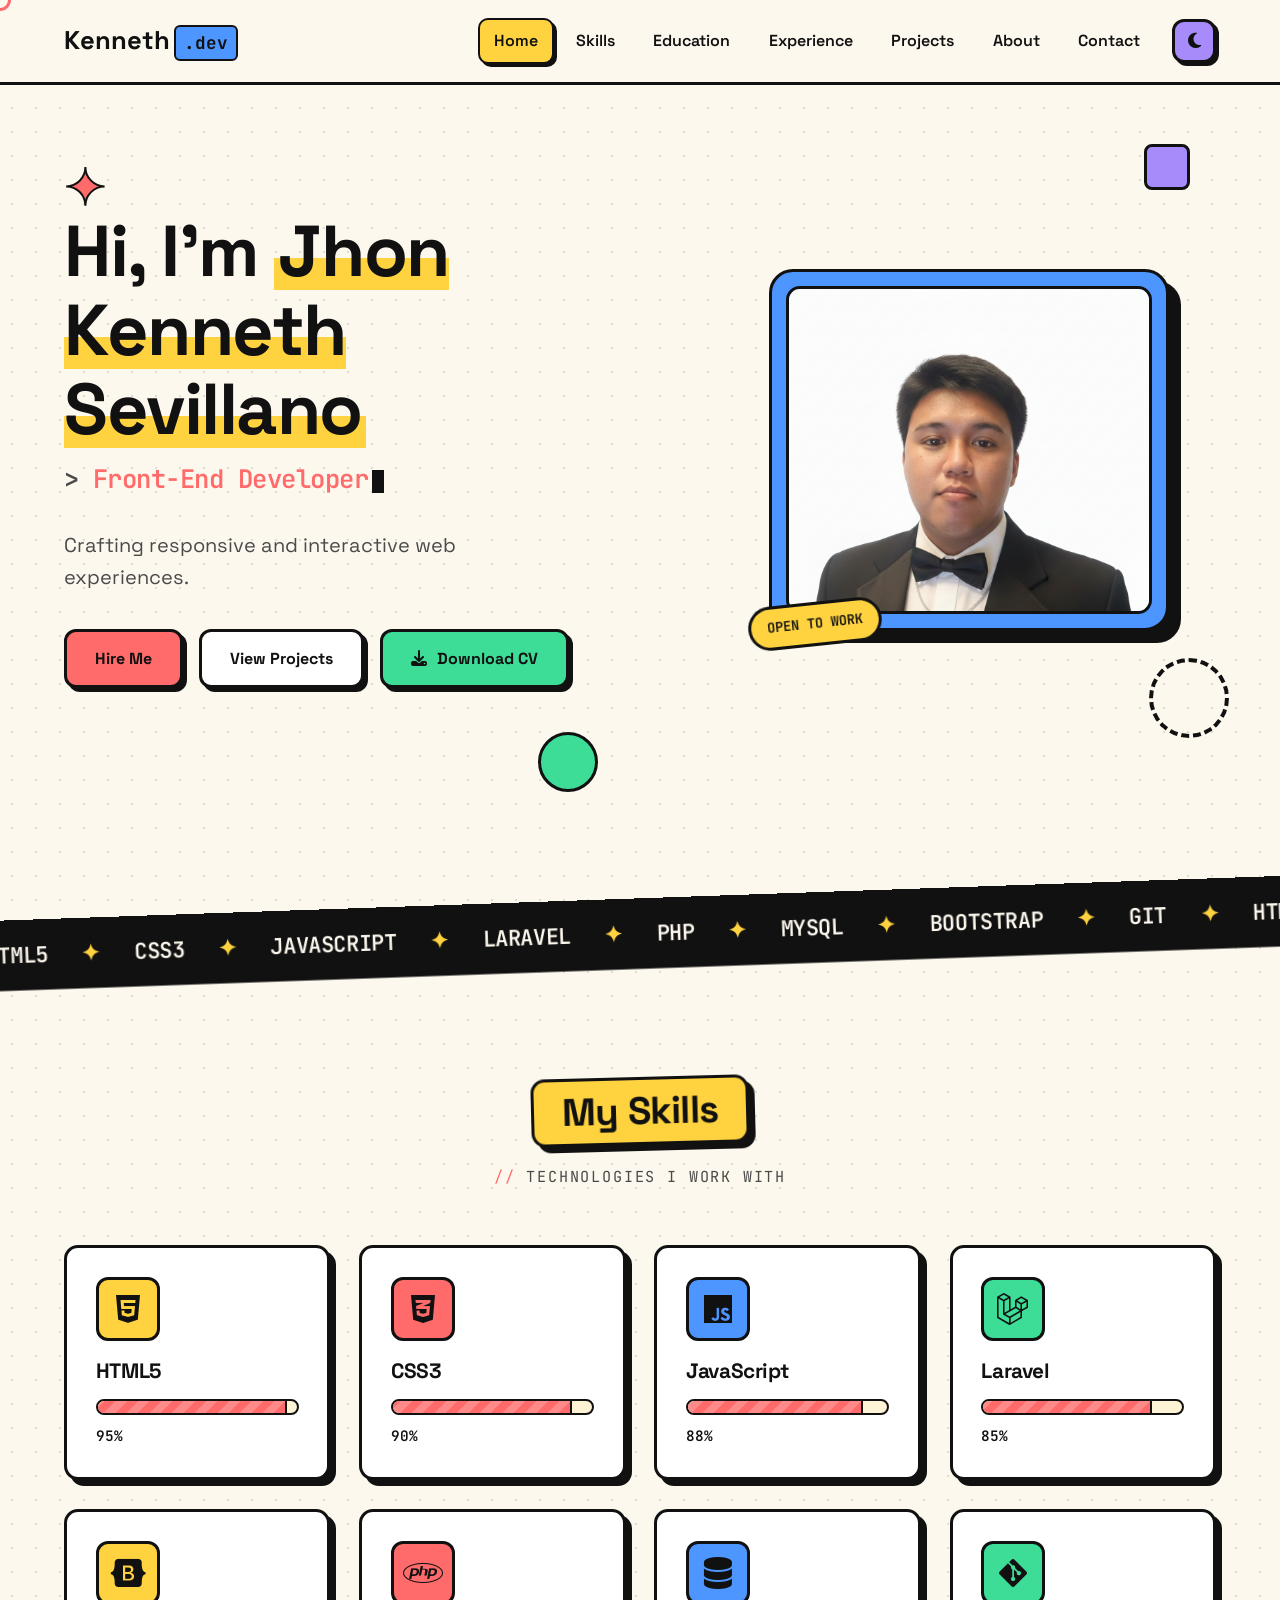
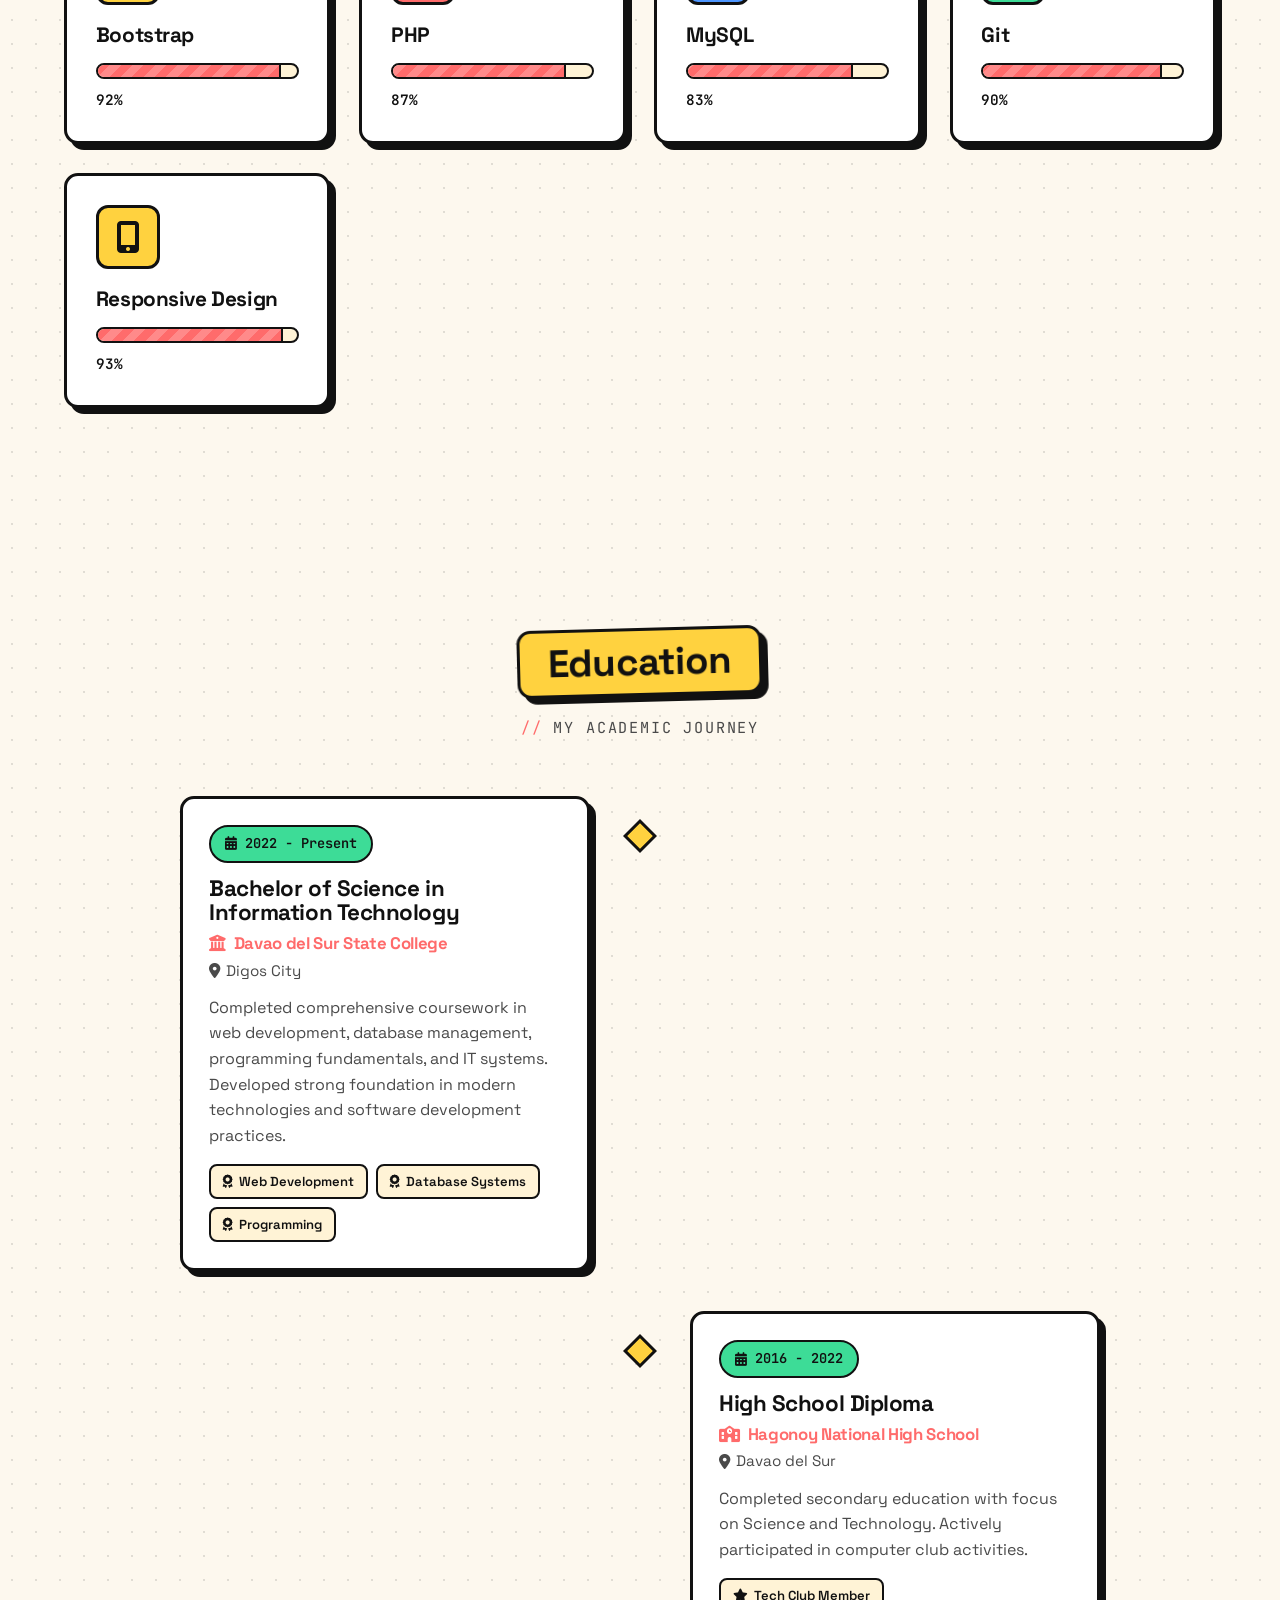
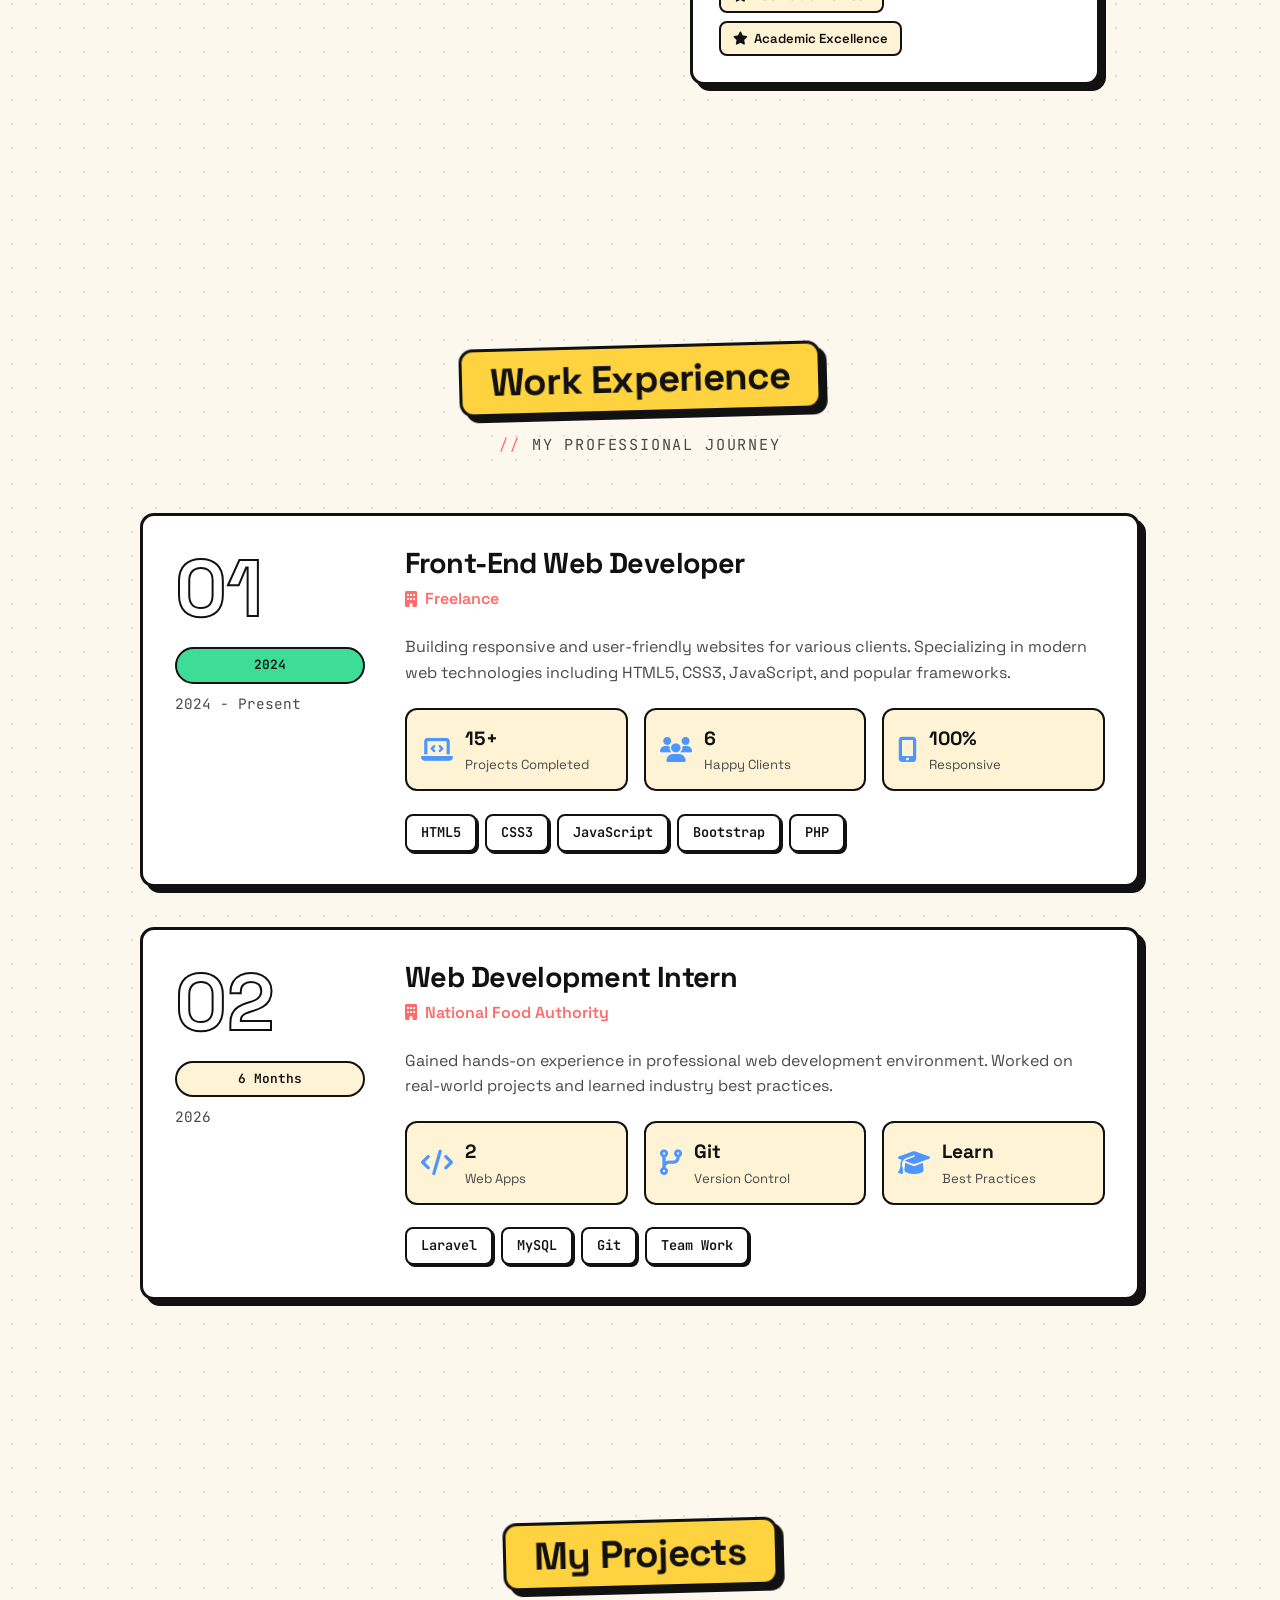
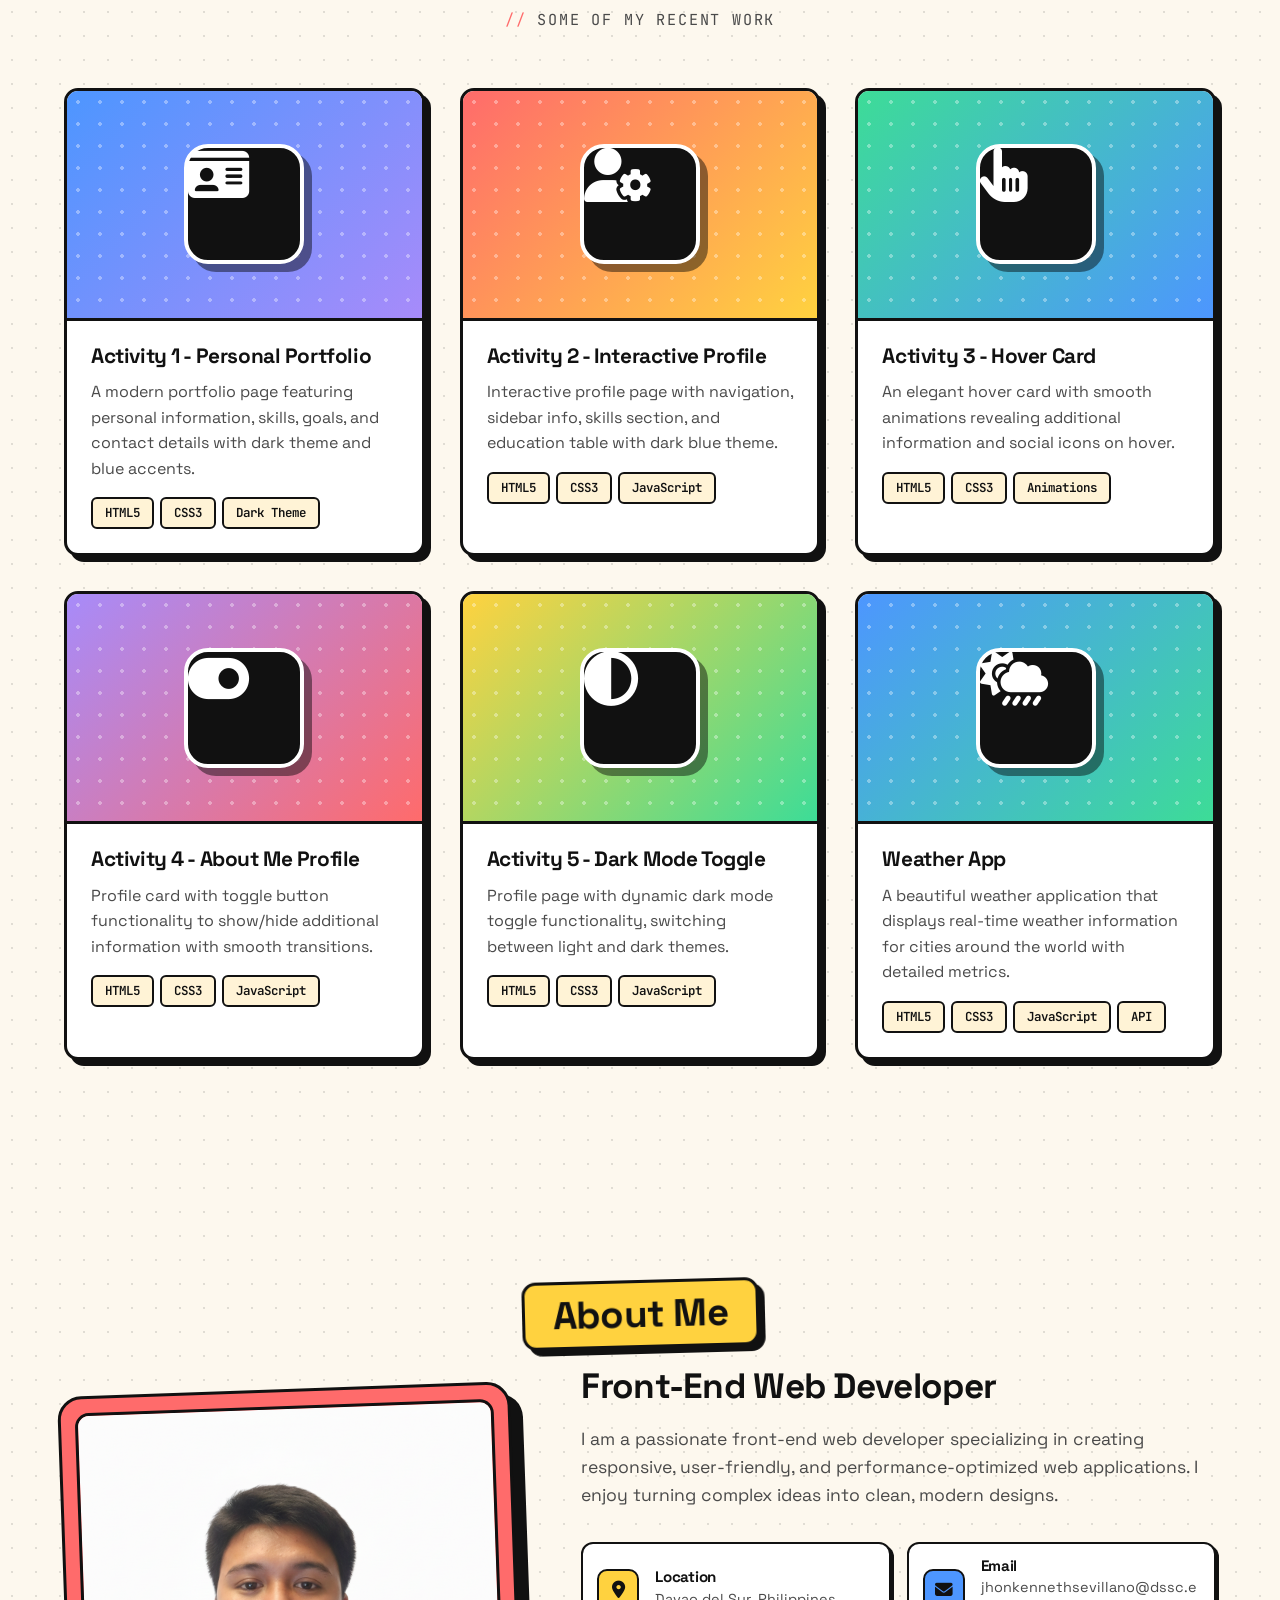
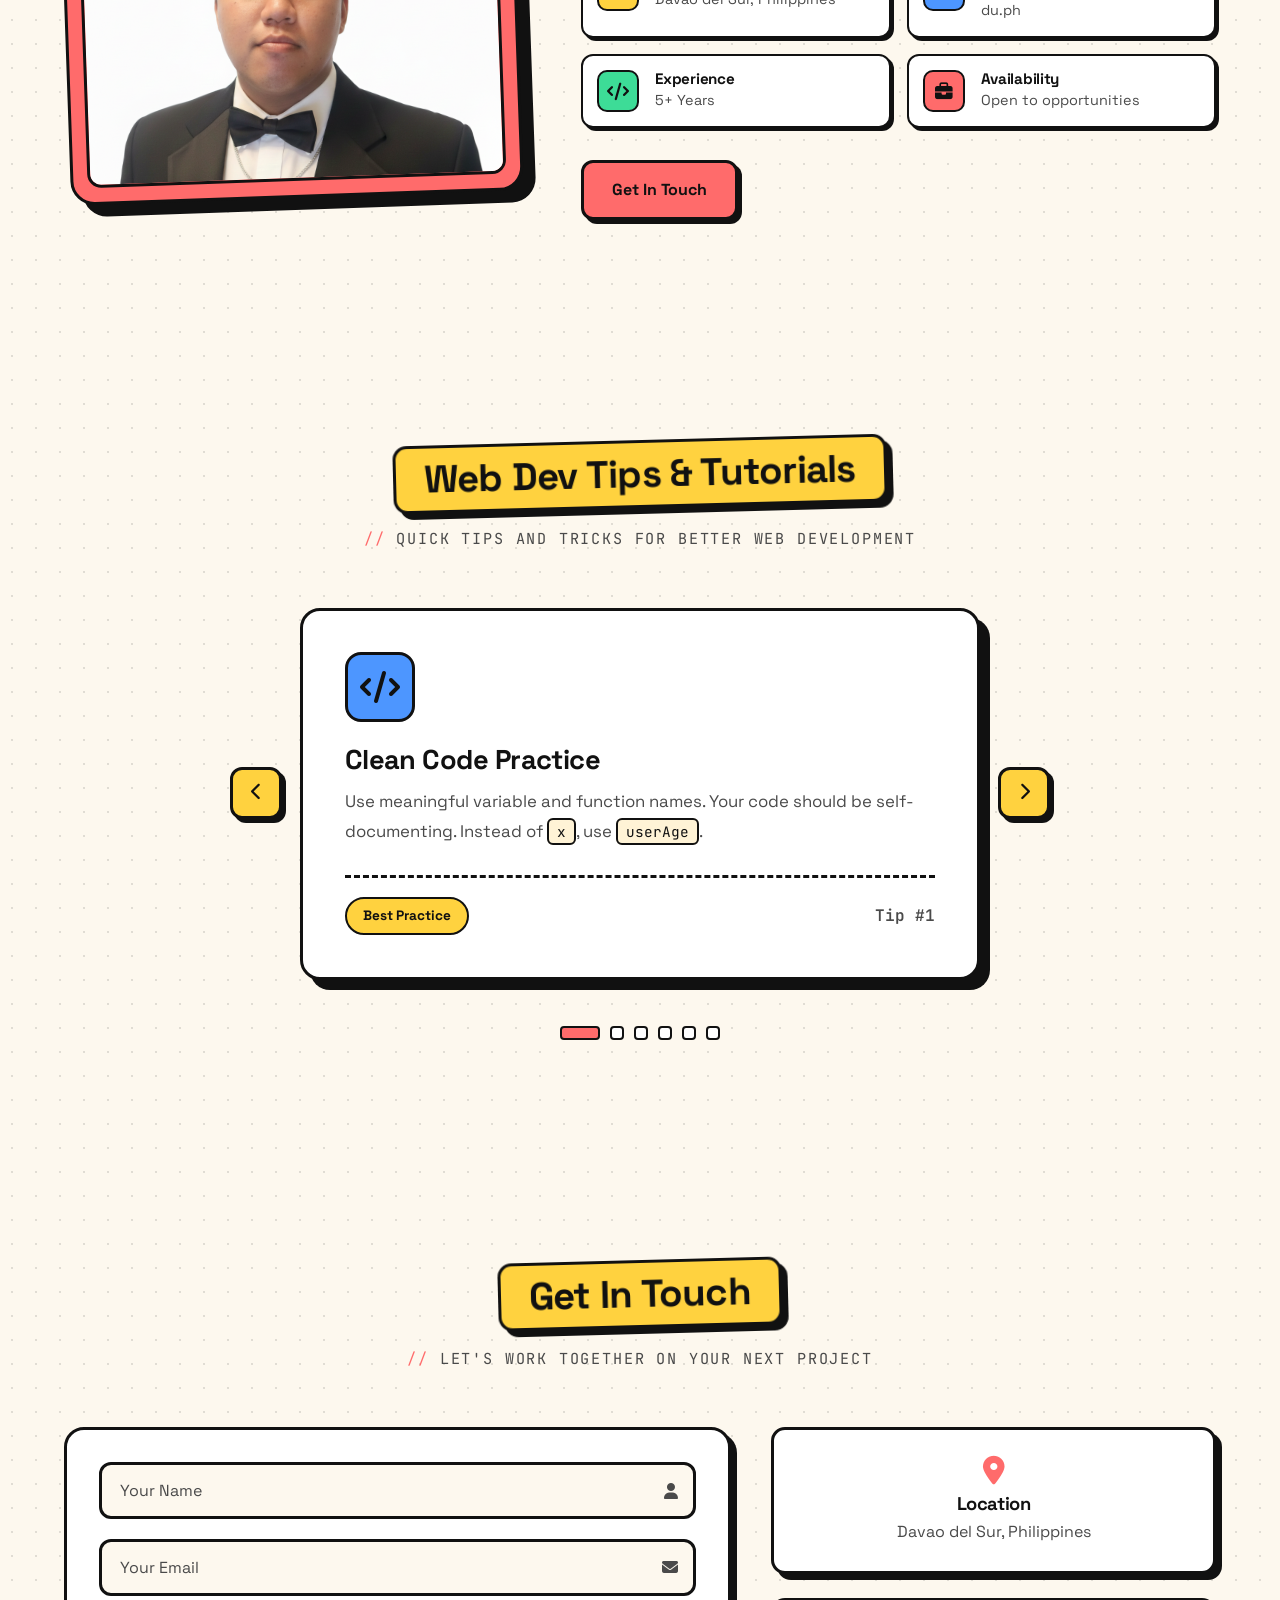
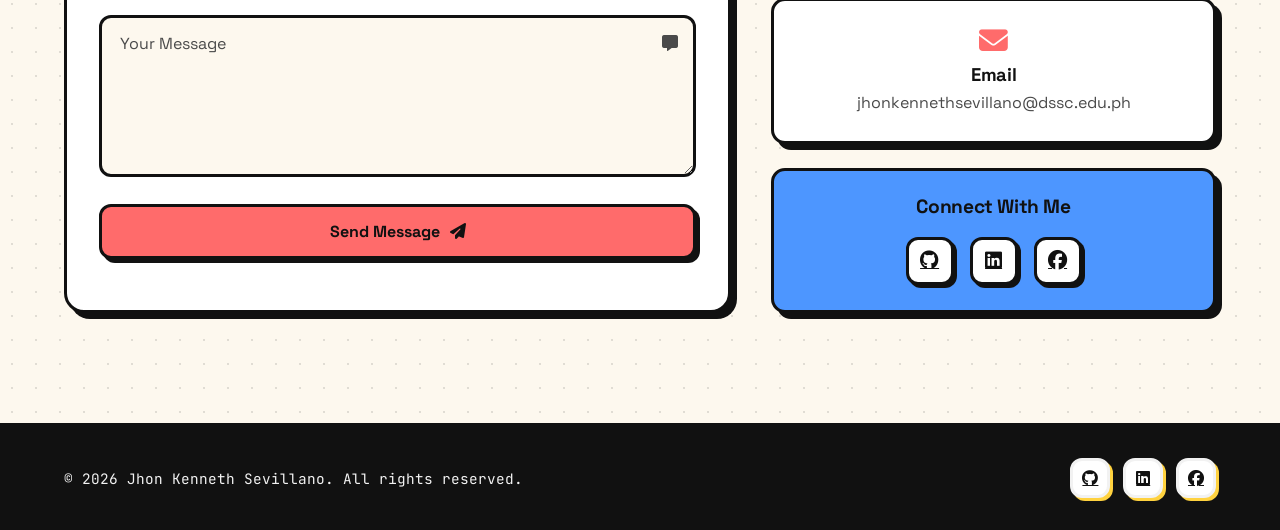
<file: portfolio/index.html>
<!DOCTYPE html>
<html lang="en">
<head>
    <meta charset="UTF-8">
    <meta name="viewport" content="width=device-width, initial-scale=1.0">
    <title>Jhon Kenneth Sevillano - Front-End Web Developer</title>
    <link rel="stylesheet" href="style.css">
    <link rel="preconnect" href="https://fonts.googleapis.com">
    <link rel="preconnect" href="https://fonts.gstatic.com" crossorigin>
    <link href="https://fonts.googleapis.com/css2?family=Poppins:wght@300;400;500;600;700&display=swap" rel="stylesheet">
    <link rel="stylesheet" href="https://cdnjs.cloudflare.com/ajax/libs/font-awesome/6.4.0/css/all.min.css">
</head>
<body>
    <!-- Preloader -->
    <div class="preloader" id="preloader">
        <div class="preloader-blocks">
            <span></span><span></span><span></span>
        </div>
        <p class="preloader-text">LOADING...</p>
    </div>

    <!-- Scroll Progress Bar -->
    <div class="scroll-progress" id="scrollProgress"></div>

    <!-- Navigation -->
    <nav class="navbar" id="navbar">
        <div class="container">
            <div class="nav-wrapper">
                <div class="logo">
                    <a href="#home">Kenneth<span>.dev</span></a>
                </div>
                <ul class="nav-menu">
                    <li><a href="#home" class="nav-link active">Home</a></li>
                    <li><a href="#skills" class="nav-link">Skills</a></li>
                    <li><a href="#education" class="nav-link">Education</a></li>
                    <li><a href="#experience" class="nav-link">Experience</a></li>
                    <li><a href="#projects" class="nav-link">Projects</a></li>
                    <li><a href="#about" class="nav-link">About</a></li>
                    <li><a href="#contact" class="nav-link">Contact</a></li>
                    <li class="theme-toggle-menu">
                        <div class="theme-toggle">
                            <i class="fas fa-moon"></i>
                        </div>
                    </li>
                </ul>
                <div class="hamburger">
                    <span></span>
                    <span></span>
                    <span></span>
                </div>
            </div>
        </div>
    </nav>

    <!-- Hero Section -->
    <section id="home" class="hero">
        <div class="hero-shapes" aria-hidden="true">
            <span class="shape shape-star">✦</span>
            <span class="shape shape-circle"></span>
            <span class="shape shape-square"></span>
            <span class="shape shape-ring"></span>
        </div>

        <div class="container">
            <div class="hero-content">
                <div class="hero-text">
                    <h1 class="reveal">Hi, I'm <span class="gradient-text">Jhon Kenneth Sevillano</span></h1>
                    <h2 class="typing-text"></h2>
                    <p class="tagline reveal">Crafting responsive and interactive web experiences.</p>
                    <div class="hero-buttons reveal">
                        <a href="#contact" class="btn btn-primary">Hire Me</a>
                        <a href="#projects" class="btn btn-secondary">View Projects</a>
                        <a href="cv/RESUME- SEVILLANO, JHON KENNETH E..pdf" download="Jhon_Kenneth_Sevillano_CV.pdf" class="btn btn-download">
                            <i class="fas fa-download"></i> Download CV
                        </a>
                    </div>
                </div>
                <div class="hero-image reveal">
                    <div class="image-wrapper">
                        <img src="pic/profile.png" alt="Jhon Kenneth Sevillano">
                    </div>
                </div>
            </div>
        </div>
    </section>

    <!-- Marquee -->
    <div class="marquee" aria-hidden="true">
        <div class="marquee-track">
            <span>HTML5</span><span>✦</span>
            <span>CSS3</span><span>✦</span>
            <span>JavaScript</span><span>✦</span>
            <span>Laravel</span><span>✦</span>
            <span>PHP</span><span>✦</span>
            <span>MySQL</span><span>✦</span>
            <span>Bootstrap</span><span>✦</span>
            <span>Git</span><span>✦</span>
        </div>
    </div>

    <!-- Skills Section -->
    <section id="skills" class="skills">
        <div class="container">
            <h2 class="section-title reveal">My Skills</h2>
            <p class="section-subtitle reveal">Technologies I work with</p>
            <div class="skills-grid">
                <div class="skill-card reveal">
                    <div class="skill-icon"><i class="fab fa-html5"></i></div>
                    <h3>HTML5</h3>
                    <div class="skill-bar"><div class="skill-progress" data-progress="95"></div></div>
                    <span class="skill-percentage">95%</span>
                </div>
                <div class="skill-card reveal">
                    <div class="skill-icon"><i class="fab fa-css3-alt"></i></div>
                    <h3>CSS3</h3>
                    <div class="skill-bar"><div class="skill-progress" data-progress="90"></div></div>
                    <span class="skill-percentage">90%</span>
                </div>
                <div class="skill-card reveal">
                    <div class="skill-icon"><i class="fab fa-js"></i></div>
                    <h3>JavaScript</h3>
                    <div class="skill-bar"><div class="skill-progress" data-progress="88"></div></div>
                    <span class="skill-percentage">88%</span>
                </div>
                <div class="skill-card reveal">
                    <div class="skill-icon"><i class="fab fa-laravel"></i></div>
                    <h3>Laravel</h3>
                    <div class="skill-bar"><div class="skill-progress" data-progress="85"></div></div>
                    <span class="skill-percentage">85%</span>
                </div>
                <div class="skill-card reveal">
                    <div class="skill-icon"><i class="fab fa-bootstrap"></i></div>
                    <h3>Bootstrap</h3>
                    <div class="skill-bar"><div class="skill-progress" data-progress="92"></div></div>
                    <span class="skill-percentage">92%</span>
                </div>
                <div class="skill-card reveal">
                    <div class="skill-icon"><i class="fab fa-php"></i></div>
                    <h3>PHP</h3>
                    <div class="skill-bar"><div class="skill-progress" data-progress="87"></div></div>
                    <span class="skill-percentage">87%</span>
                </div>
                <div class="skill-card reveal">
                    <div class="skill-icon"><i class="fas fa-database"></i></div>
                    <h3>MySQL</h3>
                    <div class="skill-bar"><div class="skill-progress" data-progress="83"></div></div>
                    <span class="skill-percentage">83%</span>
                </div>
                <div class="skill-card reveal">
                    <div class="skill-icon"><i class="fab fa-git-alt"></i></div>
                    <h3>Git</h3>
                    <div class="skill-bar"><div class="skill-progress" data-progress="90"></div></div>
                    <span class="skill-percentage">90%</span>
                </div>
                <div class="skill-card reveal">
                    <div class="skill-icon"><i class="fas fa-mobile-alt"></i></div>
                    <h3>Responsive Design</h3>
                    <div class="skill-bar"><div class="skill-progress" data-progress="93"></div></div>
                    <span class="skill-percentage">93%</span>
                </div>
            </div>
        </div>
    </section>

    <!-- Education Section -->
    <section id="education" class="education">
        <div class="container">
            <h2 class="section-title reveal">Education</h2>
            <p class="section-subtitle reveal">My academic journey</p>
            <div class="timeline">
                <div class="timeline-item reveal">
                    <div class="timeline-dot"></div>
                    <div class="timeline-content">
                        <div class="timeline-date">
                            <i class="fas fa-calendar-alt"></i>
                            <span>2022 - Present</span>
                        </div>
                        <h3>Bachelor of Science in Information Technology</h3>
                        <h4><i class="fas fa-university"></i> Davao del Sur State College</h4>
                        <p class="timeline-location"><i class="fas fa-map-marker-alt"></i> Digos City</p>
                        <p class="timeline-description">Completed comprehensive coursework in web development, database management, programming fundamentals, and IT systems. Developed strong foundation in modern technologies and software development practices.</p>
                        <div class="timeline-achievements">
                            <span class="achievement-tag"><i class="fas fa-award"></i> Web Development</span>
                            <span class="achievement-tag"><i class="fas fa-award"></i> Database Systems</span>
                            <span class="achievement-tag"><i class="fas fa-award"></i> Programming</span>
                        </div>
                    </div>
                </div>
                <div class="timeline-item reveal">
                    <div class="timeline-dot"></div>
                    <div class="timeline-content">
                        <div class="timeline-date">
                            <i class="fas fa-calendar-alt"></i>
                            <span>2016 - 2022</span>
                        </div>
                        <h3>High School Diploma</h3>
                        <h4><i class="fas fa-school"></i> Hagonoy National High School</h4>
                        <p class="timeline-location"><i class="fas fa-map-marker-alt"></i> Davao del Sur</p>
                        <p class="timeline-description">Completed secondary education with focus on Science and Technology. Actively participated in computer club activities.</p>
                        <div class="timeline-achievements">
                            <span class="achievement-tag"><i class="fas fa-star"></i> Tech Club Member</span>
                            <span class="achievement-tag"><i class="fas fa-star"></i> Academic Excellence</span>
                        </div>
                    </div>
                </div>
            </div>
        </div>
    </section>

    <!-- Experience Section -->
    <section id="experience" class="experience">
        <div class="container">
            <h2 class="section-title reveal">Work Experience</h2>
            <p class="section-subtitle reveal">My professional journey</p>
            <div class="experience-container">
                <div class="experience-item reveal">
                    <div class="experience-left">
                        <div class="experience-number">01</div>
                        <div class="experience-period">
                            <span class="period-badge current">2024</span>
                            <p class="period-time">2024 - Present</p>
                        </div>
                    </div>
                    <div class="experience-right">
                        <div class="experience-role">
                            <h3>Front-End Web Developer</h3>
                            <div class="company-info">
                                <i class="fas fa-building"></i>
                                <span>Freelance</span>
                            </div>
                        </div>
                        <p class="experience-summary">Building responsive and user-friendly websites for various clients. Specializing in modern web technologies including HTML5, CSS3, JavaScript, and popular frameworks.</p>
                        <div class="experience-highlights">
                            <div class="highlight-item">
                                <i class="fas fa-laptop-code"></i>
                                <div><strong>15+</strong><span>Projects Completed</span></div>
                            </div>
                            <div class="highlight-item">
                                <i class="fas fa-users"></i>
                                <div><strong>6</strong><span>Happy Clients</span></div>
                            </div>
                            <div class="highlight-item">
                                <i class="fas fa-mobile-alt"></i>
                                <div><strong>100%</strong><span>Responsive</span></div>
                            </div>
                        </div>
                        <div class="experience-skills">
                            <span class="skill-badge">HTML5</span>
                            <span class="skill-badge">CSS3</span>
                            <span class="skill-badge">JavaScript</span>
                            <span class="skill-badge">Bootstrap</span>
                            <span class="skill-badge">PHP</span>
                        </div>
                    </div>
                </div>

                <div class="experience-item reveal">
                    <div class="experience-left">
                        <div class="experience-number">02</div>
                        <div class="experience-period">
                            <span class="period-badge">6 Months</span>
                            <p class="period-time">2026</p>
                        </div>
                    </div>
                    <div class="experience-right">
                        <div class="experience-role">
                            <h3>Web Development Intern</h3>
                            <div class="company-info">
                                <i class="fas fa-building"></i>
                                <span>National Food Authority</span>
                            </div>
                        </div>
                        <p class="experience-summary">Gained hands-on experience in professional web development environment. Worked on real-world projects and learned industry best practices.</p>
                        <div class="experience-highlights">
                            <div class="highlight-item">
                                <i class="fas fa-code"></i>
                                <div><strong>2</strong><span>Web Apps</span></div>
                            </div>
                            <div class="highlight-item">
                                <i class="fas fa-code-branch"></i>
                                <div><strong>Git</strong><span>Version Control</span></div>
                            </div>
                            <div class="highlight-item">
                                <i class="fas fa-graduation-cap"></i>
                                <div><strong>Learn</strong><span>Best Practices</span></div>
                            </div>
                        </div>
                        <div class="experience-skills">
                            <span class="skill-badge">Laravel</span>
                            <span class="skill-badge">MySQL</span>
                            <span class="skill-badge">Git</span>
                            <span class="skill-badge">Team Work</span>
                        </div>
                    </div>
                </div>
            </div>
        </div>
    </section>

    <!-- Projects Section -->
    <section id="projects" class="projects">
        <div class="container">
            <h2 class="section-title reveal">My Projects</h2>
            <p class="section-subtitle reveal">Some of my recent work</p>
            <div class="projects-grid">
                <div class="project-card reveal">
                    <div class="project-image">
                        <div class="project-icon-wrap">
                            <i class="fas fa-id-card project-icon"></i>
                        </div>
                        <div class="project-overlay">
                            <div class="project-links">
                                <a href="projects/Activity1/index.html" target="_blank" class="project-btn"><i class="fas fa-external-link-alt"></i> View Project</a>
                            </div>
                        </div>
                    </div>
                    <div class="project-info">
                        <h3>Activity 1 - Personal Portfolio</h3>
                        <p>A modern portfolio page featuring personal information, skills, goals, and contact details with dark theme and blue accents.</p>
                        <div class="project-tags">
                            <span>HTML5</span><span>CSS3</span><span>Dark Theme</span>
                        </div>
                    </div>
                </div>
                <div class="project-card reveal">
                    <div class="project-image">
                        <div class="project-icon-wrap">
                            <i class="fas fa-user-gear project-icon"></i>
                        </div>
                        <div class="project-overlay">
                            <div class="project-links">
                                <a href="projects/Activity2/index.html" target="_blank" class="project-btn"><i class="fas fa-external-link-alt"></i> View Project</a>
                            </div>
                        </div>
                    </div>
                    <div class="project-info">
                        <h3>Activity 2 - Interactive Profile</h3>
                        <p>Interactive profile page with navigation, sidebar info, skills section, and education table with dark blue theme.</p>
                        <div class="project-tags">
                            <span>HTML5</span><span>CSS3</span><span>JavaScript</span>
                        </div>
                    </div>
                </div>
                <div class="project-card reveal">
                    <div class="project-image">
                        <div class="project-icon-wrap">
                            <i class="fas fa-hand-pointer project-icon"></i>
                        </div>
                        <div class="project-overlay">
                            <div class="project-links">
                                <a href="projects/Activity3/index.html" target="_blank" class="project-btn"><i class="fas fa-external-link-alt"></i> View Project</a>
                            </div>
                        </div>
                    </div>
                    <div class="project-info">
                        <h3>Activity 3 - Hover Card</h3>
                        <p>An elegant hover card with smooth animations revealing additional information and social icons on hover.</p>
                        <div class="project-tags">
                            <span>HTML5</span><span>CSS3</span><span>Animations</span>
                        </div>
                    </div>
                </div>
                <div class="project-card reveal">
                    <div class="project-image">
                        <div class="project-icon-wrap">
                            <i class="fas fa-toggle-on project-icon"></i>
                        </div>
                        <div class="project-overlay">
                            <div class="project-links">
                                <a href="projects/Activity4/index.html" target="_blank" class="project-btn"><i class="fas fa-external-link-alt"></i> View Project</a>
                            </div>
                        </div>
                    </div>
                    <div class="project-info">
                        <h3>Activity 4 - About Me Profile</h3>
                        <p>Profile card with toggle button functionality to show/hide additional information with smooth transitions.</p>
                        <div class="project-tags">
                            <span>HTML5</span><span>CSS3</span><span>JavaScript</span>
                        </div>
                    </div>
                </div>
                <div class="project-card reveal">
                    <div class="project-image">
                        <div class="project-icon-wrap">
                            <i class="fas fa-circle-half-stroke project-icon"></i>
                        </div>
                        <div class="project-overlay">
                            <div class="project-links">
                                <a href="projects/Activity5/index.html" target="_blank" class="project-btn"><i class="fas fa-external-link-alt"></i> View Project</a>
                            </div>
                        </div>
                    </div>
                    <div class="project-info">
                        <h3>Activity 5 - Dark Mode Toggle</h3>
                        <p>Profile page with dynamic dark mode toggle functionality, switching between light and dark themes.</p>
                        <div class="project-tags">
                            <span>HTML5</span><span>CSS3</span><span>JavaScript</span>
                        </div>
                    </div>
                </div>
                <div class="project-card reveal">
                    <div class="project-image">
                        <div class="project-icon-wrap">
                            <i class="fas fa-cloud-sun-rain project-icon"></i>
                        </div>
                        <div class="project-overlay">
                            <div class="project-links">
                                <a href="projects/weather-app/index.html" target="_blank" class="project-btn"><i class="fas fa-external-link-alt"></i> View App</a>
                            </div>
                        </div>
                    </div>
                    <div class="project-info">
                        <h3>Weather App</h3>
                        <p>A beautiful weather application that displays real-time weather information for cities around the world with detailed metrics.</p>
                        <div class="project-tags">
                            <span>HTML5</span><span>CSS3</span><span>JavaScript</span><span>API</span>
                        </div>
                    </div>
                </div>
            </div>
        </div>
    </section>

    <!-- About Section -->
    <section id="about" class="about">
        <div class="container">
            <h2 class="section-title reveal">About Me</h2>
            <div class="about-content">
                <div class="about-image reveal">
                    <div class="about-image-wrapper">
                        <img src="pic/profile.png" alt="Jhon Kenneth Sevillano" loading="lazy">
                    </div>
                </div>
                <div class="about-text">
                    <h3 class="reveal">Front-End Web Developer</h3>
                    <p class="reveal">I am a passionate front-end web developer specializing in creating responsive, user-friendly, and performance-optimized web applications. I enjoy turning complex ideas into clean, modern designs.</p>
                    <div class="about-info reveal">
                        <div class="info-item">
                            <i class="fas fa-map-marker-alt"></i>
                            <div><h4>Location</h4><p>Davao del Sur, Philippines</p></div>
                        </div>
                        <div class="info-item">
                            <i class="fas fa-envelope"></i>
                            <div><h4>Email</h4><p>jhonkennethsevillano@dssc.edu.ph</p></div>
                        </div>
                        <div class="info-item">
                            <i class="fas fa-code"></i>
                            <div><h4>Experience</h4><p>5+ Years</p></div>
                        </div>
                        <div class="info-item">
                            <i class="fas fa-briefcase"></i>
                            <div><h4>Availability</h4><p>Open to opportunities</p></div>
                        </div>
                    </div>
                    <a href="#contact" class="btn btn-primary reveal">Get In Touch</a>
                </div>
            </div>
        </div>
    </section>

    <!-- Tips Carousel Section -->
    <section id="tips" class="tips-section">
        <div class="container">
            <h2 class="section-title reveal">Web Dev Tips & Tutorials</h2>
            <p class="section-subtitle reveal">Quick tips and tricks for better web development</p>

            <div class="carousel-container reveal">
                <button class="carousel-btn prev-btn" onclick="prevTip()" aria-label="Previous tip">
                    <i class="fas fa-chevron-left"></i>
                </button>

                <div class="tips-carousel">
                    <div class="tip-card active">
                        <div class="tip-icon"><i class="fas fa-code"></i></div>
                        <h3>Clean Code Practice</h3>
                        <p>Use meaningful variable and function names. Your code should be self-documenting. Instead of <code>x</code>, use <code>userAge</code>.</p>
                        <div class="tip-footer">
                            <span class="tip-category">Best Practice</span>
                            <span class="tip-number">Tip #1</span>
                        </div>
                    </div>

                    <div class="tip-card">
                        <div class="tip-icon"><i class="fas fa-mobile-alt"></i></div>
                        <h3>Mobile-First Design</h3>
                        <p>Always design for mobile first, then scale up. Use CSS media queries with <code>min-width</code> instead of <code>max-width</code>.</p>
                        <div class="tip-footer">
                            <span class="tip-category">Responsive Design</span>
                            <span class="tip-number">Tip #2</span>
                        </div>
                    </div>

                    <div class="tip-card">
                        <div class="tip-icon"><i class="fas fa-bolt"></i></div>
                        <h3>Performance Optimization</h3>
                        <p>Optimize images before uploading. Use WebP format and lazy loading with <code>loading="lazy"</code> attribute.</p>
                        <div class="tip-footer">
                            <span class="tip-category">Performance</span>
                            <span class="tip-number">Tip #3</span>
                        </div>
                    </div>

                    <div class="tip-card">
                        <div class="tip-icon"><i class="fas fa-shield-alt"></i></div>
                        <h3>Security First</h3>
                        <p>Always validate user input on both client and server side. Never trust user data. Use prepared statements for database queries.</p>
                        <div class="tip-footer">
                            <span class="tip-category">Security</span>
                            <span class="tip-number">Tip #4</span>
                        </div>
                    </div>

                    <div class="tip-card">
                        <div class="tip-icon"><i class="fas fa-palette"></i></div>
                        <h3>CSS Variables</h3>
                        <p>Use CSS custom properties (variables) for consistent theming: <code>:root { --primary-color: #16a34a; }</code></p>
                        <div class="tip-footer">
                            <span class="tip-category">CSS</span>
                            <span class="tip-number">Tip #5</span>
                        </div>
                    </div>

                    <div class="tip-card">
                        <div class="tip-icon"><i class="fas fa-universal-access"></i></div>
                        <h3>Accessibility Matters</h3>
                        <p>Use semantic HTML tags like <code>&lt;nav&gt;</code>, <code>&lt;main&gt;</code>, <code>&lt;article&gt;</code>. Add alt text to images.</p>
                        <div class="tip-footer">
                            <span class="tip-category">Accessibility</span>
                            <span class="tip-number">Tip #6</span>
                        </div>
                    </div>
                </div>

                <button class="carousel-btn next-btn" onclick="nextTip()" aria-label="Next tip">
                    <i class="fas fa-chevron-right"></i>
                </button>
            </div>

            <div class="carousel-indicators">
                <span class="indicator active" onclick="goToTip(0)"></span>
                <span class="indicator" onclick="goToTip(1)"></span>
                <span class="indicator" onclick="goToTip(2)"></span>
                <span class="indicator" onclick="goToTip(3)"></span>
                <span class="indicator" onclick="goToTip(4)"></span>
                <span class="indicator" onclick="goToTip(5)"></span>
            </div>
        </div>
    </section>

    <!-- Contact Section -->
    <section id="contact" class="contact">
        <div class="container">
            <h2 class="section-title reveal">Get In Touch</h2>
            <p class="section-subtitle reveal">Let's work together on your next project</p>
            <div class="contact-content">
                <div class="contact-form-wrapper reveal">
                    <form class="contact-form" id="contactForm">
                        <div class="form-group">
                            <input type="text" id="name" name="name" placeholder="Your Name" required>
                            <i class="fas fa-user"></i>
                        </div>
                        <div class="form-group">
                            <input type="email" id="email" name="email" placeholder="Your Email" required>
                            <i class="fas fa-envelope"></i>
                        </div>
                        <div class="form-group">
                            <textarea id="message" name="message" rows="6" placeholder="Your Message" required></textarea>
                            <i class="fas fa-comment-alt"></i>
                        </div>
                        <button type="submit" class="btn btn-primary">
                            <span>Send Message</span>
                            <i class="fas fa-paper-plane"></i>
                        </button>
                    </form>
                </div>
                <div class="contact-info reveal">
                    <div class="contact-card">
                        <i class="fas fa-map-marker-alt"></i>
                        <h3>Location</h3>
                        <p>Davao del Sur, Philippines</p>
                    </div>
                    <div class="contact-card">
                        <i class="fas fa-envelope"></i>
                        <h3>Email</h3>
                        <p>jhonkennethsevillano@dssc.edu.ph</p>
                    </div>
                    <div class="social-links">
                        <h3>Connect With Me</h3>
                        <div class="social-icons">
                            <a href="#" target="_blank" aria-label="GitHub"><i class="fab fa-github"></i></a>
                            <a href="#" target="_blank" aria-label="LinkedIn"><i class="fab fa-linkedin"></i></a>
                            <a href="#" target="_blank" aria-label="Facebook"><i class="fab fa-facebook"></i></a>
                        </div>
                    </div>
                </div>
            </div>
        </div>
    </section>

    <!-- Footer -->
    <footer class="footer">
        <div class="container">
            <div class="footer-content">
                <div class="footer-text">
                    <p>&copy; <span id="year">2026</span> Jhon Kenneth Sevillano. All rights reserved.</p>
                </div>
                <div class="footer-social">
                    <a href="#" target="_blank" aria-label="GitHub"><i class="fab fa-github"></i></a>
                    <a href="#" target="_blank" aria-label="LinkedIn"><i class="fab fa-linkedin"></i></a>
                    <a href="#" target="_blank" aria-label="Facebook"><i class="fab fa-facebook"></i></a>
                </div>
            </div>
        </div>
    </footer>

    <!-- Scroll to Top Button -->
    <button class="scroll-to-top" id="scrollToTop" aria-label="Scroll to top">
        <i class="fas fa-arrow-up"></i>
    </button>

    <script src="script.js"></script>
</body>
</html>
</file>
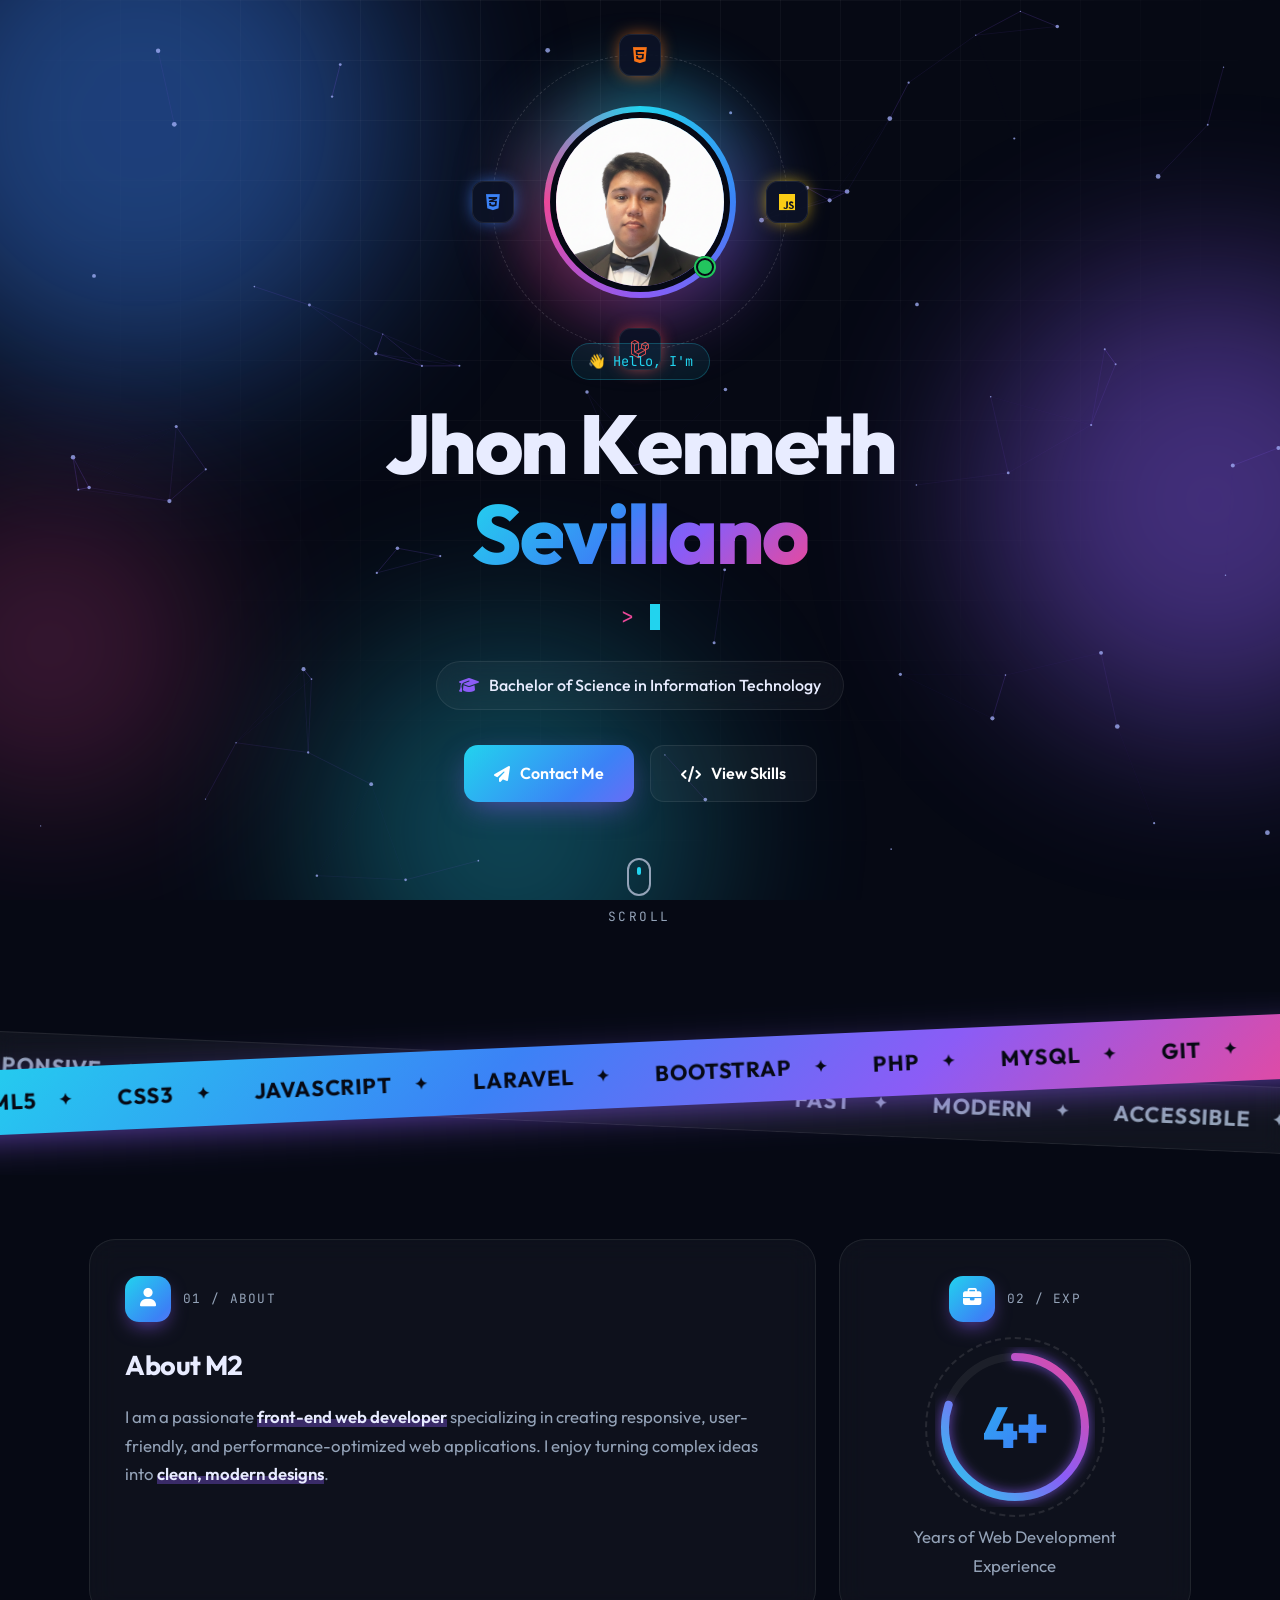
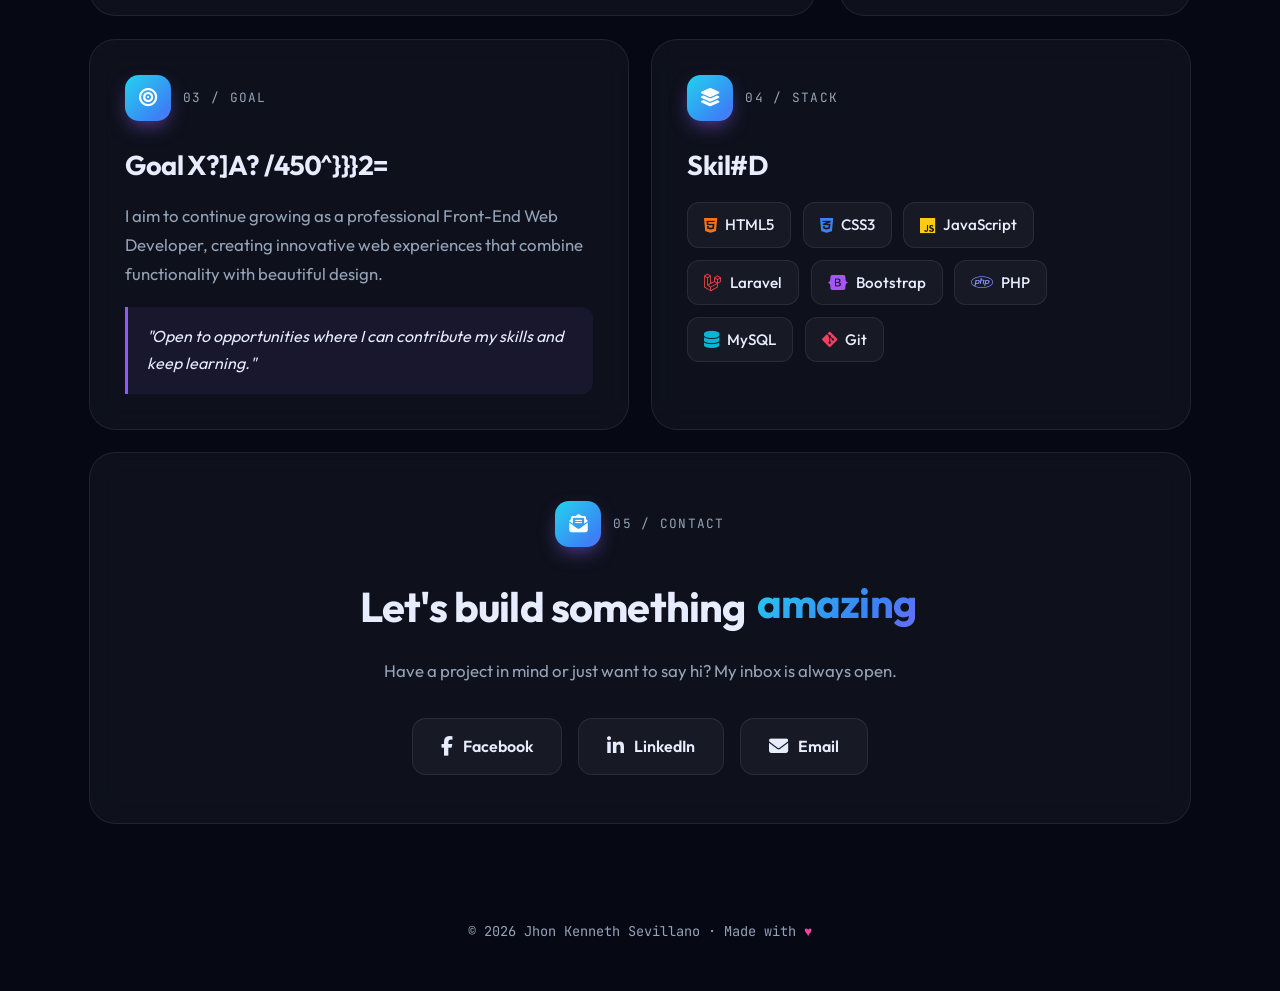
<file: portfolio/projects/Activity1/index.html>
<!DOCTYPE html>
<html lang="en">
<head>
    <meta charset="UTF-8">
    <meta name="viewport" content="width=device-width, initial-scale=1.0">
    <title>Jhon Kenneth Sevillano - Portfolio</title>
    <link rel="preconnect" href="https://fonts.googleapis.com">
    <link rel="preconnect" href="https://fonts.gstatic.com" crossorigin>
    <link href="https://fonts.googleapis.com/css2?family=Outfit:wght@300;400;500;600;700;800&family=JetBrains+Mono:wght@400;600&display=swap" rel="stylesheet">
    <link rel="stylesheet" href="https://cdnjs.cloudflare.com/ajax/libs/font-awesome/6.4.0/css/all.min.css">
    <style>
        :root {
            --bg: #060914;
            --card: rgba(255, 255, 255, 0.035);
            --card-hover: rgba(255, 255, 255, 0.06);
            --border: rgba(255, 255, 255, 0.08);
            --text: #e8ecff;
            --muted: #94a3b8;
            --blue: #3b82f6;
            --cyan: #22d3ee;
            --violet: #8b5cf6;
            --pink: #ec4899;
            --green: #22c55e;
            --grad: linear-gradient(135deg, var(--cyan), var(--blue) 40%, var(--violet) 70%, var(--pink));
            --font: 'Outfit', sans-serif;
            --mono: 'JetBrains Mono', monospace;
            --spring: cubic-bezier(0.34, 1.56, 0.64, 1);
            --smooth: cubic-bezier(0.22, 1, 0.36, 1);
        }

        @property --angle {
            syntax: '<angle>';
            initial-value: 0deg;
            inherits: false;
        }

        * { margin: 0; padding: 0; box-sizing: border-box; }

        html { scroll-behavior: smooth; }

        body {
            font-family: var(--font);
            background: var(--bg);
            color: var(--text);
            min-height: 100vh;
            overflow-x: hidden;
            line-height: 1.7;
        }

        body:not(.loaded) { overflow: hidden; }

        ::selection { background: var(--violet); color: #fff; }

        ::-webkit-scrollbar { width: 10px; }
        ::-webkit-scrollbar-track { background: var(--bg); }
        ::-webkit-scrollbar-thumb { background: linear-gradient(var(--cyan), var(--violet)); border-radius: 10px; }

        /* ===================== PRELOADER ===================== */
        .preloader {
            position: fixed;
            inset: 0;
            z-index: 10000;
            display: flex;
            flex-direction: column;
            align-items: center;
            justify-content: center;
            gap: 1.4rem;
            background: #04060e;
            clip-path: circle(150% at 50% 50%);
            transition: clip-path 1s cubic-bezier(0.77, 0, 0.18, 1);
            animation: preloaderFallback 0s 6s forwards;
        }

        body.loaded .preloader { clip-path: circle(0% at 50% 50%); }

        @keyframes preloaderFallback { to { visibility: hidden; } }

        .loader-logo {
            font-size: 4rem;
            font-weight: 800;
            letter-spacing: -0.04em;
            animation: logoPulse 1.2s ease-in-out infinite;
        }

        @keyframes logoPulse {
            0%, 100% { transform: scale(1); filter: drop-shadow(0 0 0 transparent); }
            50% { transform: scale(1.08); filter: drop-shadow(0 0 25px rgba(139, 92, 246, 0.7)); }
        }

        .loader-bar {
            width: 220px;
            height: 4px;
            background: rgba(255, 255, 255, 0.08);
            border-radius: 4px;
            overflow: hidden;
        }

        .loader-bar span {
            display: block;
            width: 0;
            height: 100%;
            background: var(--grad);
            border-radius: 4px;
            transition: width 0.15s ease;
        }

        .loader-count {
            font-family: var(--mono);
            font-size: 0.9rem;
            color: var(--muted);
            letter-spacing: 0.2em;
        }

        /* ===================== SCROLL PROGRESS ===================== */
        .scroll-progress {
            position: fixed;
            top: 0;
            left: 0;
            width: 100%;
            height: 3px;
            background: var(--grad);
            transform: scaleX(0);
            transform-origin: left;
            z-index: 1000;
            box-shadow: 0 0 12px rgba(139, 92, 246, 0.8);
        }

        /* ===================== CUSTOM CURSOR ===================== */
        .cursor-dot,
        .cursor-ring {
            position: fixed;
            top: 0;
            left: 0;
            pointer-events: none;
            z-index: 9999;
            opacity: 0;
            transition: opacity 0.3s ease;
        }

        body.cursor-active .cursor-dot,
        body.cursor-active .cursor-ring { opacity: 1; }

        .cursor-dot {
            width: 8px;
            height: 8px;
            margin: -4px 0 0 -4px;
            background: var(--cyan);
            border-radius: 50%;
            box-shadow: 0 0 10px var(--cyan);
        }

        .cursor-ring {
            width: 38px;
            height: 38px;
            margin: -19px 0 0 -19px;
        }

        .cursor-ring::before {
            content: '';
            position: absolute;
            inset: 0;
            border: 2px solid rgba(139, 92, 246, 0.8);
            border-radius: 50%;
            transition: transform 0.3s var(--spring), background 0.3s ease, border-color 0.3s ease;
        }

        .cursor-ring.hover::before {
            transform: scale(1.8);
            background: rgba(34, 211, 238, 0.08);
            border-color: var(--cyan);
        }

        .cursor-ring.down::before { transform: scale(0.7); }

        body.has-cursor,
        body.has-cursor a,
        body.has-cursor button { cursor: none; }

        /* ===================== CLICK SPARKS ===================== */
        .spark {
            position: fixed;
            width: 7px;
            height: 7px;
            border-radius: 50%;
            pointer-events: none;
            z-index: 9998;
            transform: translate(-50%, -50%);
            animation: spark 0.7s ease-out forwards;
        }

        @keyframes spark {
            to {
                transform: translate(calc(-50% + var(--dx)), calc(-50% + var(--dy))) scale(0);
                opacity: 0;
            }
        }

        /* ===================== BACKGROUND ===================== */
        .bg {
            position: fixed;
            inset: 0;
            z-index: -2;
            overflow: hidden;
        }

        .blob {
            position: absolute;
            border-radius: 50%;
            filter: blur(90px);
            opacity: 0.45;
            animation: drift 22s ease-in-out infinite alternate;
            transition: translate 0.8s ease-out;
        }

        .blob-1 { width: 520px; height: 520px; background: var(--blue); top: -140px; left: -120px; }
        .blob-2 { width: 460px; height: 460px; background: var(--violet); top: 30%; right: -160px; animation-delay: -6s; }
        .blob-3 { width: 380px; height: 380px; background: var(--cyan); bottom: -120px; left: 25%; animation-delay: -12s; opacity: 0.3; }
        .blob-4 { width: 300px; height: 300px; background: var(--pink); top: 55%; left: -100px; animation-delay: -16s; opacity: 0.25; }

        @keyframes drift {
            0%   { transform: translate(0, 0) scale(1) rotate(0deg); }
            50%  { transform: translate(80px, 60px) scale(1.15) rotate(30deg); }
            100% { transform: translate(-60px, 100px) scale(0.95) rotate(-20deg); }
        }

        .grid-overlay {
            position: absolute;
            inset: -60px 0 0 0;
            background-image:
                linear-gradient(rgba(255,255,255,0.04) 1px, transparent 1px),
                linear-gradient(90deg, rgba(255,255,255,0.04) 1px, transparent 1px);
            background-size: 60px 60px;
            mask-image: radial-gradient(ellipse at center top, #000 20%, transparent 75%);
            -webkit-mask-image: radial-gradient(ellipse at center top, #000 20%, transparent 75%);
            animation: gridMove 8s linear infinite;
        }

        @keyframes gridMove { to { transform: translateY(60px); } }

        #particles {
            position: fixed;
            inset: 0;
            z-index: -1;
            pointer-events: none;
        }

        /* ===================== HERO ===================== */
        .hero {
            text-align: center;
            padding: 7rem 1.5rem 3rem;
            min-height: 100vh;
            display: flex;
            flex-direction: column;
            align-items: center;
            justify-content: center;
        }

        .hero > * { opacity: 0; }

        body.loaded .hero > * {
            animation: heroIn 1s var(--smooth) forwards;
        }

        body.loaded .hero > *:nth-child(1) { animation-delay: 0.3s; }
        body.loaded .hero > *:nth-child(2) { animation-delay: 0.45s; }
        body.loaded .hero > *:nth-child(3) { animation-delay: 0.5s; }
        body.loaded .hero > *:nth-child(4) { animation-delay: 1.2s; }
        body.loaded .hero > *:nth-child(5) { animation-delay: 1.35s; }
        body.loaded .hero > *:nth-child(6) { animation-delay: 1.5s; }
        body.loaded .hero > *:nth-child(7) { animation-delay: 1.7s; }

        @keyframes heroIn {
            from { opacity: 0; transform: translateY(30px); filter: blur(8px); }
            to   { opacity: 1; transform: translateY(0); filter: blur(0); }
        }

        .avatar-wrap { margin-bottom: 3.2rem; }

        .avatar {
            position: relative;
            width: 180px;
            height: 180px;
            animation: floaty 6s ease-in-out infinite;
        }

        .avatar::before {
            content: '';
            position: absolute;
            inset: -6px;
            border-radius: 50%;
            background: conic-gradient(from 0deg, var(--cyan), var(--blue), var(--violet), var(--pink), var(--cyan));
            animation: spin 4s linear infinite;
        }

        .avatar::after {
            content: '';
            position: absolute;
            inset: -30px;
            border-radius: 50%;
            background: conic-gradient(from 0deg, var(--cyan), var(--violet), var(--pink), var(--cyan));
            filter: blur(35px);
            opacity: 0.45;
            z-index: -1;
            animation: spin 4s linear infinite;
        }

        .avatar img,
        .avatar .initials {
            position: relative;
            width: 100%;
            height: 100%;
            border-radius: 50%;
            border: 6px solid var(--bg);
            object-fit: cover;
            background: #0d1326;
            z-index: 1;
        }

        .avatar .initials {
            display: none;
            align-items: center;
            justify-content: center;
            font-size: 3.5rem;
            font-weight: 800;
        }

        .status-dot {
            position: absolute;
            bottom: 14px;
            right: 14px;
            width: 22px;
            height: 22px;
            background: var(--green);
            border: 4px solid var(--bg);
            border-radius: 50%;
            z-index: 3;
        }

        .status-dot::after {
            content: '';
            position: absolute;
            inset: -4px;
            border-radius: 50%;
            border: 2px solid var(--green);
            animation: ping 1.8s ease-out infinite;
        }

        /* Orbiting icons */
        .orbit {
            position: absolute;
            inset: -58px;
            border: 1px dashed rgba(255, 255, 255, 0.14);
            border-radius: 50%;
            animation: spin 20s linear infinite;
            z-index: 2;
        }

        .orbit span {
            position: absolute;
            width: 42px;
            height: 42px;
            display: grid;
            place-items: center;
            font-size: 1.15rem;
            color: var(--c);
            background: rgba(13, 19, 38, 0.92);
            border: 1px solid var(--border);
            border-radius: 12px;
            box-shadow: 0 0 18px -4px var(--c);
            animation: spin 20s linear infinite reverse;
        }

        .orbit span:nth-child(1) { top: -21px; left: 50%; margin-left: -21px; }
        .orbit span:nth-child(2) { right: -21px; top: 50%; margin-top: -21px; }
        .orbit span:nth-child(3) { bottom: -21px; left: 50%; margin-left: -21px; }
        .orbit span:nth-child(4) { left: -21px; top: 50%; margin-top: -21px; }

        @keyframes spin   { to { transform: rotate(360deg); } }
        @keyframes floaty { 0%, 100% { transform: translateY(0); } 50% { transform: translateY(-12px); } }
        @keyframes ping   { from { transform: scale(1); opacity: 1; } to { transform: scale(2.2); opacity: 0; } }

        .hello {
            display: inline-flex;
            align-items: center;
            gap: 8px;
            padding: 6px 16px;
            margin-bottom: 1.2rem;
            font-family: var(--mono);
            font-size: 0.85rem;
            color: var(--cyan);
            background: rgba(34, 211, 238, 0.08);
            border: 1px solid rgba(34, 211, 238, 0.25);
            border-radius: 999px;
            position: relative;
            overflow: hidden;
        }

        .hello::after {
            content: '';
            position: absolute;
            inset: 0;
            background: linear-gradient(110deg, transparent 30%, rgba(255,255,255,0.25), transparent 70%);
            transform: translateX(-100%);
            animation: sheen 3s ease-in-out infinite 2s;
        }

        @keyframes sheen { 60%, 100% { transform: translateX(100%); } }

        .hello .wave { display: inline-block; animation: wave 2.2s ease-in-out infinite; transform-origin: 70% 70%; }

        @keyframes wave {
            0%, 60%, 100% { transform: rotate(0); }
            10%, 30% { transform: rotate(14deg); }
            20% { transform: rotate(-8deg); }
            40% { transform: rotate(-4deg); }
            50% { transform: rotate(10deg); }
        }

        /* Split-letter name */
        h1 {
            font-size: clamp(2.5rem, 7.5vw, 5.2rem);
            font-weight: 800;
            line-height: 1.08;
            letter-spacing: -0.03em;
            margin-bottom: 1.2rem;
        }

        .word { display: inline-block; white-space: nowrap; }

        .letter {
            display: inline-block;
            opacity: 0;
            transform: translateY(90px) rotate(15deg) scale(0.5);
            transition: opacity 0.6s ease, transform 0.9s var(--spring);
            transition-delay: calc(var(--i) * 45ms + 600ms);
            cursor: default;
        }

        body.loaded .letter { opacity: 1; transform: none; }

        .letter.rubber { animation: rubber 0.8s ease; }

        @keyframes rubber {
            0%   { transform: scale(1, 1); }
            30%  { transform: scale(1.3, 0.7) translateY(-6px); }
            40%  { transform: scale(0.75, 1.25) translateY(-14px); }
            50%  { transform: scale(1.15, 0.85); }
            65%  { transform: scale(0.95, 1.05); }
            75%  { transform: scale(1.05, 0.95); }
            100% { transform: scale(1, 1); }
        }

        .last-name { animation: hue 8s linear infinite; }

        .last-name .letter {
            background: var(--grad);
            background-size: calc(var(--n) * 100%) 100%;
            background-position: calc(var(--j) / (var(--n) - 1) * 100%) 0;
            -webkit-background-clip: text;
            background-clip: text;
            -webkit-text-fill-color: transparent;
        }

        @keyframes hue { to { filter: hue-rotate(360deg); } }

        .grad-text {
            background: var(--grad);
            background-size: 200% auto;
            -webkit-background-clip: text;
            background-clip: text;
            -webkit-text-fill-color: transparent;
            animation: shine 5s linear infinite;
        }

        @keyframes shine { to { background-position: 200% center; } }

        .typing {
            font-family: var(--mono);
            font-size: clamp(1rem, 2.6vw, 1.35rem);
            color: var(--muted);
            min-height: 2rem;
            margin-bottom: 1.6rem;
        }

        .typing .prompt { color: var(--pink); }
        .typing .typed  { color: var(--text); }

        .typing .cursor {
            display: inline-block;
            width: 10px;
            height: 1.2em;
            margin-left: 3px;
            vertical-align: text-bottom;
            background: var(--cyan);
            animation: blink 1s steps(1) infinite;
        }

        @keyframes blink { 50% { opacity: 0; } }

        .degree {
            display: inline-flex;
            align-items: center;
            gap: 10px;
            padding: 10px 22px;
            font-weight: 500;
            background: var(--card);
            border: 1px solid var(--border);
            border-radius: 999px;
            backdrop-filter: blur(10px);
            margin-bottom: 2.2rem;
        }

        .degree i { color: var(--violet); animation: capBob 2.5s ease-in-out infinite; }

        @keyframes capBob {
            0%, 100% { transform: rotate(0) translateY(0); }
            50% { transform: rotate(-12deg) translateY(-3px); }
        }

        .hero-buttons {
            display: flex;
            justify-content: center;
            gap: 1rem;
            flex-wrap: wrap;
        }

        .btn {
            position: relative;
            display: inline-flex;
            align-items: center;
            gap: 10px;
            padding: 14px 30px;
            font-family: var(--font);
            font-size: 1rem;
            font-weight: 600;
            text-decoration: none;
            color: #fff;
            border-radius: 14px;
            overflow: hidden;
            transition: transform 0.25s ease, box-shadow 0.25s ease, background-position 0.5s ease,
                        translate 0.3s var(--smooth);
        }

        .btn-primary {
            background: var(--grad);
            background-size: 200% auto;
            box-shadow: 0 10px 30px -8px rgba(139, 92, 246, 0.6);
            animation: glowPulse 2.5s ease-in-out infinite;
        }

        @keyframes glowPulse {
            0%, 100% { box-shadow: 0 10px 30px -8px rgba(139, 92, 246, 0.6); }
            50% { box-shadow: 0 10px 45px -4px rgba(34, 211, 238, 0.7); }
        }

        .btn-primary:hover { background-position: right center; transform: translateY(-3px); }

        .btn-ghost {
            background: var(--card);
            border: 1px solid var(--border);
            backdrop-filter: blur(10px);
        }

        .btn-ghost:hover {
            transform: translateY(-3px);
            background: var(--card-hover);
            border-color: rgba(255, 255, 255, 0.25);
        }

        .btn::after {
            content: '';
            position: absolute;
            top: 0;
            left: -120%;
            width: 60%;
            height: 100%;
            background: linear-gradient(120deg, transparent, rgba(255,255,255,0.35), transparent);
            transform: skewX(-20deg);
            transition: left 0.6s ease;
        }

        .btn:hover::after { left: 140%; }
        .btn i { transition: transform 0.3s var(--spring); }
        .btn:hover i { transform: translateX(3px) rotate(-12deg) scale(1.15); }

        .scroll-hint {
            margin-top: 3.5rem;
            color: var(--muted);
            font-size: 0.8rem;
            font-family: var(--mono);
            letter-spacing: 0.2em;
            text-decoration: none;
        }

        .scroll-hint .mouse {
            width: 24px;
            height: 38px;
            margin: 0 auto 10px;
            border: 2px solid var(--muted);
            border-radius: 14px;
            position: relative;
        }

        .scroll-hint .mouse::before {
            content: '';
            position: absolute;
            top: 7px;
            left: 50%;
            width: 4px;
            height: 8px;
            margin-left: -2px;
            background: var(--cyan);
            border-radius: 2px;
            animation: scrollDot 1.6s ease-in-out infinite;
        }

        @keyframes scrollDot {
            0% { transform: translateY(0); opacity: 1; }
            100% { transform: translateY(14px); opacity: 0; }
        }

        /* ===================== MARQUEE ===================== */
        .marquee-wrap {
            position: relative;
            overflow: hidden;
            padding: 50px 0;
            margin: 1rem 0 2rem;
        }

        .marquee {
            width: 110%;
            margin-left: -5%;
            padding: 14px 0;
            overflow: hidden;
        }

        .marquee.m1 {
            background: var(--grad);
            transform: rotate(-2.5deg);
            position: relative;
            z-index: 2;
            box-shadow: 0 10px 40px -10px rgba(139, 92, 246, 0.7);
        }

        .marquee.m2 {
            background: rgba(255, 255, 255, 0.04);
            border-top: 1px solid var(--border);
            border-bottom: 1px solid var(--border);
            backdrop-filter: blur(10px);
            transform: rotate(2.5deg);
            margin-top: -48px;
        }

        .track {
            display: flex;
            width: max-content;
            font-size: 1.35rem;
            font-weight: 700;
            text-transform: uppercase;
            letter-spacing: 0.04em;
            white-space: nowrap;
            animation: marquee 30s linear infinite;
        }

        .m1 .track { color: #060914; }
        .m2 .track { color: var(--muted); animation-direction: reverse; animation-duration: 36s; }

        .track span { padding: 0 1.4rem; display: inline-flex; align-items: center; gap: 1.4rem; }
        .track span::after { content: '✦'; font-size: 1rem; }

        .marquee:hover .track { animation-play-state: paused; }

        @keyframes marquee { to { transform: translateX(-50%); } }

        /* ===================== BENTO GRID ===================== */
        .container {
            max-width: 1150px;
            margin: 0 auto;
            padding: 2rem 1.5rem 4rem;
        }

        .bento {
            display: grid;
            grid-template-columns: repeat(6, 1fr);
            gap: 1.4rem;
        }

        .span-2 { grid-column: span 2; }
        .span-3 { grid-column: span 3; }
        .span-4 { grid-column: span 4; }
        .span-6 { grid-column: span 6; }

        .card {
            position: relative;
            padding: 2.2rem;
            background: var(--card);
            border: 1px solid var(--border);
            border-radius: 26px;
            backdrop-filter: blur(14px);
            -webkit-backdrop-filter: blur(14px);
            overflow: hidden;
            transform-style: preserve-3d;
        }

        /* Mouse-follow spotlight */
        .card::before {
            content: '';
            position: absolute;
            inset: 0;
            background: radial-gradient(450px circle at var(--x, 50%) var(--y, 50%), rgba(99, 102, 241, 0.2), transparent 40%);
            opacity: 0;
            transition: opacity 0.4s ease;
            pointer-events: none;
        }

        /* Animated gradient border */
        .card::after {
            content: '';
            position: absolute;
            inset: 0;
            padding: 1.5px;
            border-radius: inherit;
            background: conic-gradient(from var(--angle), transparent 55%, var(--cyan), var(--violet), var(--pink), transparent 95%);
            -webkit-mask: linear-gradient(#000 0 0) content-box, linear-gradient(#000 0 0);
            -webkit-mask-composite: xor;
            mask-composite: exclude;
            opacity: 0;
            transition: opacity 0.4s ease;
            animation: rotateAngle 3.5s linear infinite;
            pointer-events: none;
        }

        @keyframes rotateAngle { to { --angle: 360deg; } }

        .card:hover::before,
        .card:hover::after { opacity: 1; }

        .card:hover { background: var(--card-hover); }

        .card > * { position: relative; }

        .card-label {
            display: flex;
            align-items: center;
            gap: 12px;
            margin-bottom: 1.3rem;
        }

        .card-icon {
            position: relative;
            width: 46px;
            height: 46px;
            display: grid;
            place-items: center;
            font-size: 1.15rem;
            color: #fff;
            border-radius: 14px;
            background: var(--grad);
            background-size: 200% 200%;
            box-shadow: 0 8px 20px -6px rgba(139, 92, 246, 0.7);
            animation: shine 4s linear infinite;
            transition: transform 0.5s var(--spring);
        }

        .card-icon::after {
            content: '';
            position: absolute;
            inset: 0;
            border-radius: inherit;
            border: 2px solid var(--violet);
            opacity: 0;
        }

        .card.visible .card-icon::after { animation: iconPing 2.6s ease-out infinite 1s; }

        @keyframes iconPing {
            0% { transform: scale(1); opacity: 0.8; }
            70%, 100% { transform: scale(1.7); opacity: 0; }
        }

        .card:hover .card-icon { transform: rotate(-12deg) scale(1.15); }

        .card-num {
            font-family: var(--mono);
            font-size: 0.8rem;
            color: var(--muted);
            letter-spacing: 0.1em;
        }

        h2 {
            font-size: 1.7rem;
            font-weight: 700;
            letter-spacing: -0.02em;
            margin-bottom: 0.9rem;
        }

        h2.scramble { font-variant-numeric: tabular-nums; }

        .card p {
            color: var(--muted);
            font-size: 1.05rem;
        }

        .card p strong {
            color: var(--text);
            font-weight: 600;
            background: linear-gradient(transparent 62%, rgba(139, 92, 246, 0.35) 62%);
            background-size: 0% 100%;
            background-repeat: no-repeat;
            transition: background-size 1s var(--smooth) 0.6s;
        }

        .card.visible p strong { background-size: 100% 100%; }

        /* Experience ring */
        .stat-card {
            display: flex;
            flex-direction: column;
            align-items: center;
            justify-content: center;
            text-align: center;
        }

        .stat-card .card-label { justify-content: center; }

        .stat-ring {
            position: relative;
            width: 160px;
            height: 160px;
            margin: 0.3rem auto 1rem;
        }

        .stat-ring::before {
            content: '';
            position: absolute;
            inset: -10px;
            border: 2px dashed rgba(255, 255, 255, 0.1);
            border-radius: 50%;
            animation: spin 14s linear infinite;
        }

        .stat-ring svg {
            width: 100%;
            height: 100%;
            transform: rotate(-90deg);
        }

        .ring-bg { fill: none; stroke: rgba(255, 255, 255, 0.06); stroke-width: 8; }

        .ring-fg {
            fill: none;
            stroke: url(#ringGrad);
            stroke-width: 8;
            stroke-linecap: round;
            stroke-dasharray: 440;
            stroke-dashoffset: 440;
            transition: stroke-dashoffset 2s var(--smooth) 0.3s;
            filter: drop-shadow(0 0 6px rgba(139, 92, 246, 0.8));
        }

        .card.visible .ring-fg { stroke-dashoffset: 88; }

        .stat-number {
            position: absolute;
            inset: 0;
            display: grid;
            place-items: center;
            font-size: 3.6rem;
            font-weight: 800;
            letter-spacing: -0.04em;
        }

        /* Goal */
        .goal-quote {
            margin-top: 1.2rem;
            padding: 1rem 1.2rem;
            font-style: italic;
            color: var(--text);
            border-left: 3px solid var(--violet);
            background: rgba(139, 92, 246, 0.08);
            border-radius: 0 12px 12px 0;
            transform: translateX(-20px);
            opacity: 0;
            transition: all 0.8s var(--smooth) 0.5s;
        }

        .card.visible .goal-quote { transform: none; opacity: 1; }

        /* Skills */
        .skills {
            display: flex;
            flex-wrap: wrap;
            gap: 0.7rem;
        }

        .chip {
            display: inline-flex;
            align-items: center;
            gap: 8px;
            padding: 9px 16px;
            font-weight: 500;
            font-size: 0.95rem;
            background: rgba(255, 255, 255, 0.04);
            border: 1px solid var(--border);
            border-radius: 12px;
            opacity: 0;
            transform: translateY(25px) scale(0.6) rotate(-8deg);
            transition: opacity 0.4s ease, transform 0.6s var(--spring),
                        border-color 0.3s, background 0.3s, box-shadow 0.3s;
        }

        .card.visible .chip {
            opacity: 1;
            transform: none;
            transition-delay: calc(var(--i) * 80ms + 250ms);
            animation: bob 3s ease-in-out infinite;
            animation-delay: calc(var(--i) * 0.25s + 1.2s);
        }

        @keyframes bob {
            0%, 100% { translate: 0 0; }
            50% { translate: 0 -5px; }
        }

        .chip i { font-size: 1.1rem; color: var(--c); transition: transform 0.4s var(--spring); }

        .card.visible .chip:hover {
            transition-delay: 0s;
            transform: translateY(-4px) scale(1.06);
            border-color: var(--c);
            background: color-mix(in srgb, var(--c) 14%, transparent);
            box-shadow: 0 8px 22px -8px var(--c);
        }

        .chip:hover i { transform: rotate(-15deg) scale(1.3); }

        /* Contact */
        .contact-card {
            text-align: center;
            padding: 3rem 2rem;
        }

        .contact-card .card-label { justify-content: center; }

        .contact-card h2 { font-size: clamp(1.8rem, 4vw, 2.6rem); }

        .rotator {
            display: inline-block;
            vertical-align: bottom;
            padding: 0 0.1em 0.1em;
        }

        #rotWord { display: inline-block; }

        .contact-card > p { max-width: 520px; margin: 0 auto 2rem; }

        .contacts {
            display: flex;
            justify-content: center;
            gap: 1rem;
            flex-wrap: wrap;
        }

        .contact-btn {
            position: relative;
            display: inline-flex;
            align-items: center;
            gap: 10px;
            padding: 14px 28px;
            font-weight: 600;
            text-decoration: none;
            color: var(--text);
            background: rgba(255, 255, 255, 0.04);
            border: 1px solid var(--border);
            border-radius: 14px;
            overflow: hidden;
            isolation: isolate;
            transition: color 0.3s, transform 0.3s, box-shadow 0.3s, border-color 0.3s, translate 0.3s var(--smooth);
        }

        /* Liquid fill on hover */
        .contact-btn::before {
            content: '';
            position: absolute;
            left: 50%;
            top: 100%;
            width: 160%;
            aspect-ratio: 1;
            background: var(--c);
            border-radius: 40%;
            transform: translateX(-50%);
            transition: top 0.5s var(--smooth);
            z-index: -1;
            animation: spin 4s linear infinite;
        }

        .contact-btn:hover::before { top: -30%; }

        .contact-btn i { font-size: 1.2rem; transition: transform 0.4s var(--spring); }

        .contact-btn:hover {
            color: #fff;
            transform: translateY(-4px);
            border-color: var(--c);
            box-shadow: 0 12px 30px -8px var(--c);
        }

        .contact-btn:hover i { transform: scale(1.25) rotate(-10deg); }

        /* Footer */
        footer {
            text-align: center;
            padding: 2rem 1rem 3rem;
            font-family: var(--mono);
            font-size: 0.85rem;
            color: var(--muted);
        }

        footer .heart { color: var(--pink); display: inline-block; animation: beat 1.2s ease-in-out infinite; }

        @keyframes beat { 0%, 100% { transform: scale(1); } 15% { transform: scale(1.35); } 30% { transform: scale(1); } 45% { transform: scale(1.25); } }

        /* Back to top with progress ring */
        .to-top {
            position: fixed;
            right: 24px;
            bottom: 24px;
            width: 54px;
            height: 54px;
            display: grid;
            place-items: center;
            color: #fff;
            background: rgba(13, 19, 38, 0.85);
            border: 1px solid var(--border);
            border-radius: 50%;
            backdrop-filter: blur(10px);
            cursor: pointer;
            opacity: 0;
            visibility: hidden;
            transform: translateY(30px) scale(0.5);
            transition: all 0.4s var(--spring);
            z-index: 900;
        }

        .to-top.show { opacity: 1; visibility: visible; transform: none; }
        .to-top:hover { transform: translateY(-4px); box-shadow: 0 10px 30px -8px var(--violet); }
        .to-top:hover i { animation: arrowUp 0.6s ease infinite; }

        .to-top svg {
            position: absolute;
            inset: -1px;
            width: calc(100% + 2px);
            height: calc(100% + 2px);
            transform: rotate(-90deg);
        }

        .to-top circle {
            fill: none;
            stroke: url(#ringGrad);
            stroke-width: 3;
            stroke-linecap: round;
            stroke-dasharray: 157;
            stroke-dashoffset: 157;
        }

        @keyframes arrowUp { 50% { transform: translateY(-4px); } }

        /* ===================== REVEAL ===================== */
        .reveal {
            opacity: 0;
            transition: opacity 0.9s ease, transform 0.9s var(--smooth),
                        background 0.35s ease, border-color 0.35s ease;
        }

        .reveal[data-reveal="up"]    { transform: translateY(70px); }
        .reveal[data-reveal="left"]  { transform: translateX(-90px) rotate(-3deg); }
        .reveal[data-reveal="right"] { transform: translateX(90px) rotate(3deg); }
        .reveal[data-reveal="zoom"]  { transform: scale(0.7) rotate(-6deg); }
        .reveal[data-reveal="flip"]  { transform: perspective(900px) rotateX(35deg) translateY(60px); transform-origin: top; }

        .reveal.visible { opacity: 1; transform: none; }

        .card.tilting {
            transition: transform 0.12s ease-out, background 0.35s ease, border-color 0.35s ease;
        }

        /* ===================== RESPONSIVE ===================== */
        @media (max-width: 900px) {
            .span-2, .span-3, .span-4 { grid-column: span 6; }
        }

        @media (max-width: 576px) {
            .hero { padding: 6rem 1.2rem 2rem; }
            .avatar { width: 140px; height: 140px; }
            .orbit { inset: -44px; }
            .orbit span { width: 34px; height: 34px; font-size: 0.95rem; margin: 0 !important; }
            .orbit span:nth-child(1) { top: -17px; left: calc(50% - 17px); }
            .orbit span:nth-child(2) { right: -17px; top: calc(50% - 17px); }
            .orbit span:nth-child(3) { bottom: -17px; left: calc(50% - 17px); }
            .orbit span:nth-child(4) { left: -17px; top: calc(50% - 17px); }
            .card { padding: 1.6rem; border-radius: 22px; }
            h2 { font-size: 1.45rem; }
            .btn, .contact-btn { width: 100%; justify-content: center; }
            .blob { filter: blur(70px); }
            .track { font-size: 1rem; }
            .to-top { right: 16px; bottom: 16px; width: 48px; height: 48px; }
        }

        @media (prefers-reduced-motion: reduce) {
            *, *::before, *::after {
                animation: none !important;
                transition: none !important;
            }
            .reveal, .hero > *, .chip, .letter, .goal-quote { opacity: 1 !important; transform: none !important; }
            .ring-fg { stroke-dashoffset: 88; }
            .preloader { display: none; }
        }
    </style>
</head>
<body>
    <!-- Preloader -->
    <div class="preloader" id="preloader">
        <div class="loader-logo grad-text">JK</div>
        <div class="loader-bar"><span id="loaderBar"></span></div>
        <div class="loader-count" id="loaderCount">0%</div>
    </div>

    <!-- Shared SVG gradient -->
    <svg width="0" height="0" style="position:absolute">
        <defs>
            <linearGradient id="ringGrad" x1="0" y1="0" x2="1" y2="1">
                <stop offset="0%" stop-color="#22d3ee"/>
                <stop offset="50%" stop-color="#8b5cf6"/>
                <stop offset="100%" stop-color="#ec4899"/>
            </linearGradient>
        </defs>
    </svg>

    <div class="scroll-progress" id="progress"></div>
    <div class="cursor-dot" id="cursorDot"></div>
    <div class="cursor-ring" id="cursorRing"></div>

    <!-- Animated background -->
    <div class="bg" aria-hidden="true">
        <div class="blob blob-1" data-depth="30"></div>
        <div class="blob blob-2" data-depth="-40"></div>
        <div class="blob blob-3" data-depth="25"></div>
        <div class="blob blob-4" data-depth="-20"></div>
        <div class="grid-overlay"></div>
    </div>
    <canvas id="particles" aria-hidden="true"></canvas>

    <!-- Hero -->
    <header class="hero">
        <div class="avatar-wrap">
            <div class="avatar">
                <img src="../../pic/profile.png" alt="Jhon Kenneth Sevillano"
                     onerror="this.style.display='none'; this.nextElementSibling.style.display='flex';">
                <span class="initials grad-text">JK</span>
                <span class="status-dot" title="Available for work"></span>
                <div class="orbit" aria-hidden="true">
                    <span style="--c:#f97316"><i class="fab fa-html5"></i></span>
                    <span style="--c:#facc15"><i class="fab fa-js"></i></span>
                    <span style="--c:#ef4444"><i class="fab fa-laravel"></i></span>
                    <span style="--c:#3b82f6"><i class="fab fa-css3-alt"></i></span>
                </div>
            </div>
        </div>

        <span class="hello"><span class="wave">👋</span> Hello, I'm</span>

        <h1 aria-label="Jhon Kenneth Sevillano">
            <span class="split" data-text="Jhon Kenneth"></span><br>
            <span class="split last-name" data-text="Sevillano"></span>
        </h1>

        <div class="typing">
            <span class="prompt">&gt;</span> <span class="typed" id="typed"></span><span class="cursor"></span>
        </div>

        <div class="degree">
            <i class="fas fa-graduation-cap"></i> Bachelor of Science in Information Technology
        </div>

        <div class="hero-buttons">
            <a href="#contact" class="btn btn-primary magnetic"><i class="fas fa-paper-plane"></i> Contact Me</a>
            <a href="#skills" class="btn btn-ghost magnetic"><i class="fas fa-code"></i> View Skills</a>
        </div>

        <a href="#about" class="scroll-hint">
            <div class="mouse"></div>
            SCROLL
        </a>
    </header>

    <!-- Marquee -->
    <div class="marquee-wrap" aria-hidden="true">
        <div class="marquee m1">
            <div class="track">
                <span>HTML5</span><span>CSS3</span><span>JavaScript</span><span>Laravel</span>
                <span>Bootstrap</span><span>PHP</span><span>MySQL</span><span>Git</span>
            </div>
        </div>
        <div class="marquee m2">
            <div class="track">
                <span>Responsive</span><span>Creative</span><span>Clean Code</span><span>UI Design</span>
                <span>Fast</span><span>Modern</span><span>Accessible</span><span>Interactive</span>
            </div>
        </div>
    </div>

    <!-- Content -->
    <main class="container">
        <div class="bento">

            <!-- About -->
            <section class="card span-4 reveal" data-reveal="left" id="about">
                <div class="card-label">
                    <div class="card-icon"><i class="fas fa-user"></i></div>
                    <span class="card-num">01 / ABOUT</span>
                </div>
                <h2 class="scramble">About Me</h2>
                <p>I am a passionate <strong>front-end web developer</strong> specializing in creating responsive, user-friendly, and performance-optimized web applications. I enjoy turning complex ideas into <strong>clean, modern designs</strong>.</p>
            </section>

            <!-- Experience -->
            <section class="card span-2 stat-card reveal" data-reveal="zoom">
                <div class="card-label">
                    <div class="card-icon"><i class="fas fa-briefcase"></i></div>
                    <span class="card-num">02 / EXP</span>
                </div>
                <div class="stat-ring">
                    <svg viewBox="0 0 160 160">
                        <circle class="ring-bg" cx="80" cy="80" r="70"/>
                        <circle class="ring-fg" cx="80" cy="80" r="70"/>
                    </svg>
                    <div class="stat-number grad-text" data-count="5" data-suffix="+">0+</div>
                </div>
                <p>Years of Web Development Experience</p>
            </section>

            <!-- Goal -->
            <section class="card span-3 reveal" data-reveal="flip">
                <div class="card-label">
                    <div class="card-icon"><i class="fas fa-bullseye"></i></div>
                    <span class="card-num">03 / GOAL</span>
                </div>
                <h2 class="scramble">Goal After Graduation</h2>
                <p>I aim to continue growing as a professional Front-End Web Developer, creating innovative web experiences that combine functionality with beautiful design.</p>
                <div class="goal-quote">"Open to opportunities where I can contribute my skills and keep learning."</div>
            </section>

            <!-- Skills -->
            <section class="card span-3 reveal" data-reveal="right" id="skills">
                <div class="card-label">
                    <div class="card-icon"><i class="fas fa-layer-group"></i></div>
                    <span class="card-num">04 / STACK</span>
                </div>
                <h2 class="scramble">Skills</h2>
                <div class="skills">
                    <span class="chip" style="--i:0; --c:#f97316"><i class="fab fa-html5"></i> HTML5</span>
                    <span class="chip" style="--i:1; --c:#3b82f6"><i class="fab fa-css3-alt"></i> CSS3</span>
                    <span class="chip" style="--i:2; --c:#facc15"><i class="fab fa-js"></i> JavaScript</span>
                    <span class="chip" style="--i:3; --c:#ef4444"><i class="fab fa-laravel"></i> Laravel</span>
                    <span class="chip" style="--i:4; --c:#a855f7"><i class="fab fa-bootstrap"></i> Bootstrap</span>
                    <span class="chip" style="--i:5; --c:#818cf8"><i class="fab fa-php"></i> PHP</span>
                    <span class="chip" style="--i:6; --c:#06b6d4"><i class="fas fa-database"></i> MySQL</span>
                    <span class="chip" style="--i:7; --c:#f43f5e"><i class="fab fa-git-alt"></i> Git</span>
                </div>
            </section>

            <!-- Contact -->
            <section class="card span-6 contact-card reveal" data-reveal="up" id="contact">
                <div class="card-label">
                    <div class="card-icon"><i class="fas fa-envelope-open-text"></i></div>
                    <span class="card-num">05 / CONTACT</span>
                </div>
                <h2>Let's build something <span class="rotator"><span class="grad-text" id="rotWord">amazing</span></span></h2>
                <p>Have a project in mind or just want to say hi? My inbox is always open.</p>
                <div class="contacts">
                    <a href="https://www.facebook.com/" target="_blank" class="contact-btn magnetic" style="--c:#1877f2">
                        <i class="fab fa-facebook-f"></i> Facebook
                    </a>
                    <a href="https://www.linkedin.com/" target="_blank" class="contact-btn magnetic" style="--c:#0a66c2">
                        <i class="fab fa-linkedin-in"></i> LinkedIn
                    </a>
                    <a href="mailto:youremail@gmail.com" class="contact-btn magnetic" style="--c:#ec4899">
                        <i class="fas fa-envelope"></i> Email
                    </a>
                </div>
            </section>

        </div>
    </main>

    <footer>
        &copy; <span id="year"></span> Jhon Kenneth Sevillano &middot; Made with <span class="heart">♥</span>
    </footer>

    <button class="to-top magnetic" id="toTop" aria-label="Back to top">
        <svg viewBox="0 0 56 56"><circle cx="28" cy="28" r="25"/></svg>
        <i class="fas fa-arrow-up"></i>
    </button>

    <script>
        const reduced = matchMedia('(prefers-reduced-motion: reduce)').matches;
        const finePointer = matchMedia('(hover: hover) and (pointer: fine)').matches;
        const body = document.body;

        // ========== SPLIT NAME INTO LETTERS ==========
        let letterIndex = 0;
        document.querySelectorAll('.split').forEach(el => {
            const words = el.dataset.text.split(' ');
            const total = el.dataset.text.replace(/ /g, '').length;
            let j = 0;
            el.innerHTML = words.map(word =>
                `<span class="word">${[...word].map(ch =>
                    `<span class="letter" style="--i:${letterIndex++}; --j:${j++}; --n:${total}">${ch}</span>`
                ).join('')}</span>`
            ).join(' ');
        });

        document.querySelectorAll('.letter').forEach(l => {
            l.addEventListener('mouseenter', () => {
                if (reduced || l.classList.contains('rubber')) return;
                l.classList.add('rubber');
                l.addEventListener('animationend', () => l.classList.remove('rubber'), { once: true });
            });
        });

        // ========== PRELOADER ==========
        let started = false;
        function startSite() {
            if (started) return;
            started = true;
            body.classList.add('loaded');
            setTimeout(type, 1800);
            document.querySelectorAll('.reveal').forEach(el => revealObserver.observe(el));
        }

        if (reduced) {
            startSite();
        } else {
            const bar = document.getElementById('loaderBar');
            const count = document.getElementById('loaderCount');
            let n = 0;
            const loader = setInterval(() => {
                n = Math.min(100, n + Math.ceil(Math.random() * 7));
                bar.style.width = n + '%';
                count.textContent = n + '%';
                if (n === 100) {
                    clearInterval(loader);
                    setTimeout(startSite, 300);
                }
            }, 35);
            setTimeout(startSite, 5000); // safety fallback
        }

        // ========== TYPING EFFECT ==========
        const roles = ['Front-End Web Developer', 'UI Designer', 'IT Student', 'Problem Solver'];
        const typedEl = document.getElementById('typed');
        let r = 0, c = 0, deleting = false;

        function type() {
            const word = roles[r];
            c += deleting ? -1 : 1;
            typedEl.textContent = word.slice(0, c);

            let delay = deleting ? 45 : 95;
            if (!deleting && c === word.length) { deleting = true; delay = 1800; }
            else if (deleting && c === 0) { deleting = false; r = (r + 1) % roles.length; delay = 400; }
            setTimeout(type, delay);
        }

        // ========== TEXT SCRAMBLE ==========
        const glyphs = '!<>-_\\/[]{}=+*^?#ABCDEFXYZ0123456789';
        function scramble(el) {
            const final = el.dataset.text || (el.dataset.text = el.textContent);
            if (reduced) return;
            let frame = 0;
            (function run() {
                let out = '';
                for (let i = 0; i < final.length; i++) {
                    if (i < frame / 2 || final[i] === ' ') out += final[i];
                    else out += glyphs[Math.floor(Math.random() * glyphs.length)];
                }
                el.textContent = out;
                frame++;
                if (frame / 2 < final.length) requestAnimationFrame(run);
                else el.textContent = final;
            })();
        }

        // ========== SCROLL REVEAL ==========
        const revealObserver = new IntersectionObserver((entries) => {
            entries.filter(e => e.isIntersecting).forEach((entry, i) => {
                const el = entry.target;
                revealObserver.unobserve(el);
                setTimeout(() => {
                    el.classList.add('visible');
                    el.querySelectorAll('.scramble').forEach(scramble);
                    const counter = el.querySelector('[data-count]');
                    if (counter) countUp(counter);
                }, i * 140);
            });
        }, { threshold: 0.15 });

        // ========== COUNT UP ==========
        function countUp(el) {
            const target = +el.dataset.count;
            const suffix = el.dataset.suffix || '';
            if (reduced) { el.textContent = target + suffix; return; }
            const start = performance.now();
            const duration = 1800;
            (function tick(now) {
                const p = Math.min((now - start) / duration, 1);
                el.textContent = Math.round(target * (1 - Math.pow(1 - p, 3))) + suffix;
                if (p < 1) requestAnimationFrame(tick);
            })(start);
        }

        // ========== ROTATING WORD ==========
        const rotWord = document.getElementById('rotWord');
        const words = ['amazing', 'beautiful', 'creative', 'modern', 'together'];
        let w = 0;
        if (!reduced) {
            setInterval(() => {
                const out = rotWord.animate(
                    [{ transform: 'translateY(0)', opacity: 1 }, { transform: 'translateY(-60%) rotateX(80deg)', opacity: 0 }],
                    { duration: 300, easing: 'ease-in' }
                );
                out.onfinish = () => {
                    w = (w + 1) % words.length;
                    rotWord.textContent = words[w];
                    rotWord.animate(
                        [{ transform: 'translateY(60%) rotateX(-80deg)', opacity: 0 }, { transform: 'translateY(0)', opacity: 1 }],
                        { duration: 500, easing: 'cubic-bezier(0.34, 1.56, 0.64, 1)' }
                    );
                };
            }, 2600);
        }

        // ========== CARD TILT + SPOTLIGHT ==========
        document.querySelectorAll('.card').forEach(card => {
            card.addEventListener('mousemove', (e) => {
                const rect = card.getBoundingClientRect();
                const x = e.clientX - rect.left;
                const y = e.clientY - rect.top;
                card.style.setProperty('--x', `${x}px`);
                card.style.setProperty('--y', `${y}px`);

                if (reduced || !finePointer || !card.classList.contains('visible')) return;
                const rx = (y / rect.height - 0.5) * -8;
                const ry = (x / rect.width - 0.5) * 8;
                card.style.transform = `perspective(1000px) rotateX(${rx}deg) rotateY(${ry}deg) translateY(-6px)`;
            });
            card.addEventListener('mouseenter', () => card.classList.add('tilting'));
            card.addEventListener('mouseleave', () => {
                card.classList.remove('tilting');
                card.style.transform = '';
            });
        });

        // ========== MAGNETIC BUTTONS ==========
        if (!reduced && finePointer) {
            document.querySelectorAll('.magnetic').forEach(btn => {
                btn.addEventListener('mousemove', (e) => {
                    const rect = btn.getBoundingClientRect();
                    const x = (e.clientX - rect.left - rect.width / 2) * 0.3;
                    const y = (e.clientY - rect.top - rect.height / 2) * 0.4;
                    btn.style.translate = `${x}px ${y}px`;
                });
                btn.addEventListener('mouseleave', () => btn.style.translate = '');
            });
        }

        // ========== CUSTOM CURSOR ==========
        if (finePointer && !reduced) {
            const dot = document.getElementById('cursorDot');
            const ring = document.getElementById('cursorRing');
            let mx = innerWidth / 2, my = innerHeight / 2, rx = mx, ry = my;

            body.classList.add('has-cursor');

            document.addEventListener('mousemove', (e) => {
                mx = e.clientX; my = e.clientY;
                dot.style.transform = `translate(${mx}px, ${my}px)`;
                body.classList.add('cursor-active');
            });
            document.addEventListener('mouseleave', () => body.classList.remove('cursor-active'));
            document.addEventListener('mousedown', () => ring.classList.add('down'));
            document.addEventListener('mouseup', () => ring.classList.remove('down'));

            (function follow() {
                rx += (mx - rx) * 0.15;
                ry += (my - ry) * 0.15;
                ring.style.transform = `translate(${rx}px, ${ry}px)`;
                requestAnimationFrame(follow);
            })();

            document.querySelectorAll('a, button, .chip, .letter').forEach(el => {
                el.addEventListener('mouseenter', () => ring.classList.add('hover'));
                el.addEventListener('mouseleave', () => ring.classList.remove('hover'));
            });
        }

        // ========== CLICK SPARKS ==========
        const sparkColors = ['#22d3ee', '#3b82f6', '#8b5cf6', '#ec4899', '#facc15'];
        if (!reduced) {
            document.addEventListener('click', (e) => {
                for (let i = 0; i < 10; i++) {
                    const s = document.createElement('span');
                    s.className = 'spark';
                    const angle = (Math.PI * 2 * i) / 10;
                    const dist = 35 + Math.random() * 35;
                    s.style.left = e.clientX + 'px';
                    s.style.top = e.clientY + 'px';
                    s.style.background = sparkColors[i % sparkColors.length];
                    s.style.boxShadow = `0 0 8px ${sparkColors[i % sparkColors.length]}`;
                    s.style.setProperty('--dx', Math.cos(angle) * dist + 'px');
                    s.style.setProperty('--dy', Math.sin(angle) * dist + 'px');
                    body.appendChild(s);
                    s.addEventListener('animationend', () => s.remove());
                }
            });
        }

        // ========== BLOB PARALLAX ==========
        if (!reduced && finePointer) {
            const blobs = document.querySelectorAll('.blob');
            document.addEventListener('mousemove', (e) => {
                const x = e.clientX / innerWidth - 0.5;
                const y = e.clientY / innerHeight - 0.5;
                blobs.forEach(b => {
                    const d = +b.dataset.depth;
                    b.style.translate = `${x * d}px ${y * d}px`;
                });
            });
        }

        // ========== PARTICLE NETWORK ==========
        const canvas = document.getElementById('particles');
        const ctx = canvas.getContext('2d');
        const mouse = { x: -9999, y: -9999 };
        let W, H, parts = [];

        function resizeCanvas() {
            const dpr = Math.min(devicePixelRatio || 1, 2);
            W = innerWidth; H = innerHeight;
            canvas.width = W * dpr; canvas.height = H * dpr;
            canvas.style.width = W + 'px'; canvas.style.height = H + 'px';
            ctx.setTransform(dpr, 0, 0, dpr, 0, 0);
            const count = Math.min(90, Math.floor((W * H) / 16000));
            parts = Array.from({ length: count }, () => ({
                x: Math.random() * W,
                y: Math.random() * H,
                vx: (Math.random() - 0.5) * 0.4,
                vy: (Math.random() - 0.5) * 0.4,
                r: Math.random() * 1.8 + 0.6
            }));
        }

        function drawParticles() {
            ctx.clearRect(0, 0, W, H);

            for (const p of parts) {
                p.x += p.vx; p.y += p.vy;
                if (p.x < 0 || p.x > W) p.vx *= -1;
                if (p.y < 0 || p.y > H) p.vy *= -1;

                const dx = p.x - mouse.x, dy = p.y - mouse.y;
                const d = Math.hypot(dx, dy);
                if (d > 0 && d < 110) { p.x += (dx / d) * 1.2; p.y += (dy / d) * 1.2; }

                ctx.beginPath();
                ctx.arc(p.x, p.y, p.r, 0, Math.PI * 2);
                ctx.fillStyle = 'rgba(165, 180, 252, 0.75)';
                ctx.fill();
            }

            for (let i = 0; i < parts.length; i++) {
                for (let j = i + 1; j < parts.length; j++) {
                    const a = parts[i], b = parts[j];
                    const d = Math.hypot(a.x - b.x, a.y - b.y);
                    if (d < 115) {
                        ctx.strokeStyle = `rgba(139, 92, 246, ${(1 - d / 115) * 0.28})`;
                        ctx.lineWidth = 1;
                        ctx.beginPath(); ctx.moveTo(a.x, a.y); ctx.lineTo(b.x, b.y); ctx.stroke();
                    }
                }
                const p = parts[i];
                const md = Math.hypot(p.x - mouse.x, p.y - mouse.y);
                if (md < 170) {
                    ctx.strokeStyle = `rgba(34, 211, 238, ${(1 - md / 170) * 0.5})`;
                    ctx.beginPath(); ctx.moveTo(p.x, p.y); ctx.lineTo(mouse.x, mouse.y); ctx.stroke();
                }
            }
            requestAnimationFrame(drawParticles);
        }

        if (!reduced) {
            resizeCanvas();
            drawParticles();
            let resizeTimer;
            addEventListener('resize', () => {
                clearTimeout(resizeTimer);
                resizeTimer = setTimeout(resizeCanvas, 200);
            });
            document.addEventListener('mousemove', (e) => { mouse.x = e.clientX; mouse.y = e.clientY; });
            document.addEventListener('mouseleave', () => { mouse.x = -9999; mouse.y = -9999; });
        }

        // ========== MARQUEE (seamless loop) ==========
        document.querySelectorAll('.track').forEach(t => t.innerHTML += t.innerHTML);

        // ========== SCROLL: PROGRESS BAR + BACK TO TOP ==========
        const progress = document.getElementById('progress');
        const toTop = document.getElementById('toTop');
        const toTopCircle = toTop.querySelector('circle');
        let ticking = false;

        function onScroll() {
            const max = document.documentElement.scrollHeight - innerHeight;
            const ratio = max > 0 ? scrollY / max : 0;
            progress.style.transform = `scaleX(${ratio})`;
            toTopCircle.style.strokeDashoffset = 157 - 157 * ratio;
            toTop.classList.toggle('show', scrollY > 400);
            ticking = false;
        }

        addEventListener('scroll', () => {
            if (!ticking) { requestAnimationFrame(onScroll); ticking = true; }
        });
        onScroll();

        toTop.addEventListener('click', () => scrollTo({ top: 0, behavior: 'smooth' }));

        // ========== FOOTER YEAR ==========
        document.getElementById('year').textContent = new Date().getFullYear();
    </script>
</body>
</html>
</file>
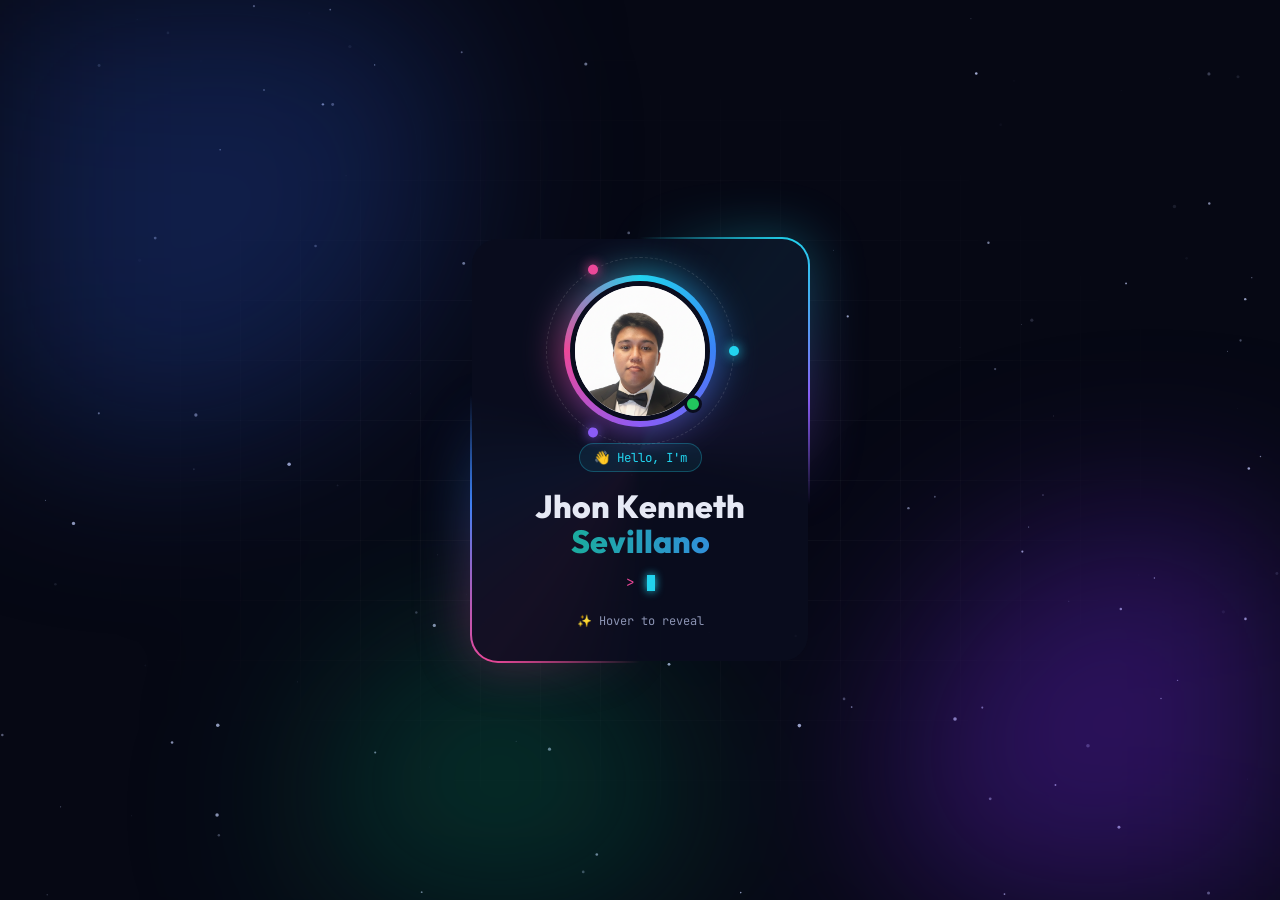
<file: portfolio/projects/Activity3/index.html>
<!DOCTYPE html>
<html lang="en">
<head>
  <meta charset="UTF-8">
  <meta name="viewport" content="width=device-width, initial-scale=1.0">
  <title>Jhon Kenneth Sevillano - Hover Card</title>
  <link rel="preconnect" href="https://fonts.googleapis.com">
  <link rel="preconnect" href="https://fonts.gstatic.com" crossorigin>
  <link href="https://fonts.googleapis.com/css2?family=Outfit:wght@300;400;600;800&family=JetBrains+Mono:wght@400;600&display=swap" rel="stylesheet">
  <style>
    @property --angle { syntax: '<angle>'; initial-value: 0deg; inherits: false; }

    :root {
      --bg: #060814;
      --text: #e6e9f5;
      --muted: #8b93b3;
      --blue: #3b82f6;
      --cyan: #22d3ee;
      --purple: #8b5cf6;
      --pink: #ec4899;
      --green: #10b981;
      --grad: linear-gradient(90deg, var(--green), var(--blue), var(--purple), var(--green));
      --ease: cubic-bezier(.2, .8, .2, 1);
      --bounce: cubic-bezier(.34, 1.56, .64, 1);
    }

    * { margin: 0; padding: 0; box-sizing: border-box; }

    body {
      min-height: 100vh;
      display: grid;
      place-items: center;
      padding: 40px 20px;
      background: var(--bg);
      color: var(--text);
      font-family: 'Outfit', sans-serif;
      overflow-x: hidden;
    }

    /* ---------- Background ---------- */
    #stars { position: fixed; inset: 0; z-index: -3; }
    .aurora { position: fixed; inset: 0; z-index: -2; overflow: hidden; filter: blur(90px); pointer-events: none; }
    .aurora span { position: absolute; border-radius: 50%; opacity: .45; }
    .aurora span:nth-child(1) { width: 45vw; height: 45vw; background: #1e3a8a; top: -15%; left: -10%; animation: drift 18s ease-in-out infinite alternate; }
    .aurora span:nth-child(2) { width: 40vw; height: 40vw; background: #5b21b6; bottom: -15%; right: -10%; animation: drift 22s ease-in-out infinite alternate-reverse; }
    .aurora span:nth-child(3) { width: 28vw; height: 28vw; background: #065f46; bottom: -10%; left: 25%; animation: drift 26s ease-in-out infinite alternate; }
    @keyframes drift { to { transform: translate(10vw, 8vh) scale(1.2); } }

    .grid-overlay {
      position: fixed; inset: 0; z-index: -1; pointer-events: none;
      background-image:
        linear-gradient(rgba(255,255,255,.035) 1px, transparent 1px),
        linear-gradient(90deg, rgba(255,255,255,.035) 1px, transparent 1px);
      background-size: 60px 60px;
      -webkit-mask-image: radial-gradient(ellipse at center, #000 10%, transparent 65%);
      mask-image: radial-gradient(ellipse at center, #000 10%, transparent 65%);
      animation: gridMove 12s linear infinite;
    }
    @keyframes gridMove { to { background-position: 60px 60px; } }

    /* ---------- Card wrapper (animated gradient border) ---------- */
    .card-wrap {
      position: relative;
      width: min(340px, 100%);
      padding: 2px;
      border-radius: 28px;
      cursor: pointer;
      background: conic-gradient(from var(--angle), transparent 0%, var(--cyan) 10%, var(--purple) 20%, transparent 30%, transparent 50%, var(--pink) 60%, var(--blue) 70%, transparent 80%);
      animation: spinAngle 5s linear infinite, cardIn 1.1s var(--ease) both;
      transition: transform .2s ease-out;
      transform-style: preserve-3d;
    }
    .card-wrap::before {
      content: ''; position: absolute; inset: 0; z-index: -1; border-radius: inherit;
      background: conic-gradient(from var(--angle), transparent 0%, var(--cyan) 10%, var(--purple) 20%, transparent 30%, transparent 50%, var(--pink) 60%, var(--blue) 70%, transparent 80%);
      animation: spinAngle 5s linear infinite;
      filter: blur(28px); opacity: .35; transition: opacity .5s;
    }
    .card-wrap.open::before { opacity: .8; }
    @keyframes spinAngle { to { --angle: 360deg; } }
    @keyframes cardIn { from { opacity: 0; translate: 0 70px; scale: .85; filter: blur(12px); } }

    .card {
      position: relative; overflow: hidden;
      border-radius: 26px;
      background: rgba(10, 13, 30, .95);
      padding: 2.6rem 2rem 2rem;
      text-align: center;
    }

    /* Mouse spotlight */
    .card::before {
      content: ''; position: absolute; inset: 0; pointer-events: none; opacity: 0; transition: opacity .4s;
      background: radial-gradient(380px circle at var(--mx, 50%) var(--my, 50%), rgba(99,102,241,.2), transparent 45%);
    }
    .card-wrap.open .card::before { opacity: 1; }

    /* Shine sweep on open */
    .shine {
      position: absolute; top: 0; left: -120%; width: 60%; height: 100%; pointer-events: none; z-index: 5;
      background: linear-gradient(110deg, transparent, rgba(255,255,255,.12), transparent);
      transform: skewX(-20deg);
    }
    .card-wrap.open .shine { animation: shine 1s var(--ease); }
    @keyframes shine { to { left: 160%; } }

    /* ---------- Avatar ---------- */
    .avatar {
      position: relative; width: 140px; height: 140px; margin: 0 auto 1.4rem;
      animation: floatY 4s ease-in-out infinite, popIn .9s .3s var(--bounce) both;
    }
    @keyframes floatY { 50% { transform: translateY(-8px); } }
    @keyframes popIn { from { scale: 0; rotate: -90deg; } }

    .ring, .ring::after {
      position: absolute; border-radius: 50%;
      background: conic-gradient(from var(--angle), var(--cyan), var(--blue), var(--purple), var(--pink), var(--cyan));
      animation: spinAngle 3s linear infinite;
    }
    .ring { inset: -6px; }
    .ring::after { content: ''; inset: -4px; z-index: -1; filter: blur(18px); opacity: .6; }

    .orbit {
      position: absolute; inset: -24px; border-radius: 50%;
      border: 1px dashed rgba(255,255,255,.12);
      animation: spin 10s linear infinite;
    }
    .orbit span {
      position: absolute; top: 50%; left: 50%; width: 10px; height: 10px; margin: -5px;
      border-radius: 50%;
      transform: rotate(var(--a)) translateX(94px);
    }
    .orbit span:nth-child(1) { --a: 0deg;   background: var(--cyan);   box-shadow: 0 0 12px var(--cyan); }
    .orbit span:nth-child(2) { --a: 120deg; background: var(--purple); box-shadow: 0 0 12px var(--purple); }
    .orbit span:nth-child(3) { --a: 240deg; background: var(--pink);   box-shadow: 0 0 12px var(--pink); }
    .card-wrap.open .orbit { animation-duration: 3s; border-color: rgba(34,211,238,.3); }
    @keyframes spin { to { transform: rotate(360deg); } }

    .avatar img {
      position: relative; z-index: 1; width: 100%; height: 100%;
      border-radius: 50%; object-fit: cover; background: #fff;
      border: 5px solid #0a0d1e;
      transition: transform .6s var(--ease);
    }
    .card-wrap.open .avatar img { transform: scale(1.08) rotate(-5deg); }

    .online {
      position: absolute; z-index: 2; right: 8px; bottom: 8px;
      width: 18px; height: 18px; border-radius: 50%;
      background: #22c55e; border: 3px solid #0a0d1e;
      animation: ping 2s infinite;
    }
    @keyframes ping {
      0% { box-shadow: 0 0 0 0 rgba(34,197,94,.7); }
      70% { box-shadow: 0 0 0 12px rgba(34,197,94,0); }
      100% { box-shadow: 0 0 0 0 rgba(34,197,94,0); }
    }

    /* ---------- Text ---------- */
    .pill {
      position: relative; overflow: hidden; display: inline-block;
      font-family: 'JetBrains Mono', monospace; font-size: .78rem; color: var(--cyan);
      padding: 5px 14px; border-radius: 999px;
      background: rgba(34,211,238,.08); border: 1px solid rgba(34,211,238,.28);
      animation: fadeUp .7s .6s var(--ease) both;
    }
    .pill::after {
      content: ''; position: absolute; top: 0; left: -60%; width: 40%; height: 100%;
      background: linear-gradient(110deg, transparent, rgba(255,255,255,.35), transparent);
      animation: sweep 3.5s 2s ease-in-out infinite;
    }
    @keyframes sweep { 0%, 60% { left: -60%; } 100% { left: 130%; } }
    .hand { display: inline-block; transform-origin: 70% 70%; animation: wave 2.5s ease-in-out infinite; }
    @keyframes wave {
      0%, 60%, 100% { transform: rotate(0); }
      10%, 30% { transform: rotate(14deg); }
      20% { transform: rotate(-8deg); }
      40% { transform: rotate(-4deg); }
      50% { transform: rotate(10deg); }
    }

    .name { margin-top: .8rem; font-size: 2rem; font-weight: 800; line-height: 1.1; }
    .name .first, .name .last { display: block; }
    .first .char {
      display: inline-block; opacity: 0; transform: translateY(40px) rotate(10deg);
      animation: charUp .7s var(--ease) forwards;
      animation-delay: calc(.8s + var(--i) * .04s);
    }
    @keyframes charUp { to { opacity: 1; transform: none; } }
    .last {
      padding-bottom: .1em;
      background: var(--grad); background-size: 300% 100%;
      -webkit-background-clip: text; background-clip: text; color: transparent;
      animation: wipe 1s 1.3s cubic-bezier(.7,0,.3,1) both, gradientShift 6s linear infinite;
    }
    @keyframes wipe {
      from { clip-path: inset(0 100% 0 0); filter: blur(8px); }
      to   { clip-path: inset(0 0 0 0); filter: blur(0); }
    }
    @keyframes gradientShift { to { background-position: 300% 0; } }

    .role {
      font-family: 'JetBrains Mono', monospace; font-size: .9rem; color: #cbd5e1;
      margin-top: .6rem; min-height: 1.5em;
      animation: fadeUp .7s 1.7s var(--ease) both;
    }
    .prompt { color: var(--pink); }
    .caret {
      display: inline-block; width: 8px; height: 1.1em; margin-left: 3px; vertical-align: middle;
      background: var(--cyan); box-shadow: 0 0 8px var(--cyan);
      animation: blink 1s steps(1) infinite;
    }
    @keyframes blink { 50% { opacity: 0; } }
    @keyframes fadeUp { from { opacity: 0; transform: translateY(20px); } }

    /* ---------- Reveal area (opens on hover / tap) ---------- */
    .reveal-area {
      display: grid; grid-template-rows: 0fr;
      transition: grid-template-rows .6s var(--ease);
    }
    .card-wrap.open .reveal-area { grid-template-rows: 1fr; }
    .reveal-inner { min-height: 0; overflow: hidden; }

    .stagger {
      opacity: 0; translate: 0 20px; filter: blur(4px);
      transition: opacity .4s, translate .5s var(--ease), filter .4s;
    }
    .card-wrap.open .stagger {
      opacity: 1; translate: 0 0; filter: blur(0);
      transition-delay: calc(var(--d) * .1s + .15s);
    }

    .bio {
      position: relative; margin-top: 1.4rem; padding: 1.1rem 1.2rem;
      font-size: .93rem; line-height: 1.7; color: #cbd5e1;
      background: rgba(59,130,246,.07);
      border: 1px solid rgba(59,130,246,.22); border-radius: 16px;
    }
    .bio::before {
      content: ''; position: absolute; left: 0; top: 18%; bottom: 18%; width: 3px;
      border-radius: 3px; background: linear-gradient(var(--cyan), var(--purple));
    }

    .stats { display: grid; grid-template-columns: repeat(3, 1fr); gap: 10px; margin-top: 1rem; }
    .stat {
      padding: .7rem .3rem; border-radius: 14px;
      background: rgba(255,255,255,.03); border: 1px solid rgba(255,255,255,.08);
      transition: transform .3s var(--ease), border-color .3s;
    }
    .stat:hover { transform: translateY(-4px); border-color: rgba(34,211,238,.4); }
    .stat b {
      display: block; font-size: 1.4rem; font-weight: 800;
      background: var(--grad); background-size: 300% 100%;
      -webkit-background-clip: text; background-clip: text; color: transparent;
      animation: gradientShift 6s linear infinite;
    }
    .stat small { font-size: .7rem; color: var(--muted); text-transform: uppercase; letter-spacing: 1px; }

    /* Social icons */
    .socials { display: flex; justify-content: center; gap: 12px; margin-top: 1.4rem; padding: 8px 0 4px; }
    .social {
      position: relative; overflow: hidden;
      width: 48px; height: 48px; display: grid; place-items: center;
      border-radius: 14px; color: #cbd5e1;
      background: rgba(255,255,255,.04); border: 1px solid rgba(255,255,255,.1);
      opacity: 0; scale: .3; rotate: -90deg;
      transition: opacity .3s, scale .5s var(--bounce), rotate .5s var(--ease),
                  transform .3s var(--ease), box-shadow .3s, color .3s, border-color .3s;
    }
    .card-wrap.open .social {
      opacity: 1; scale: 1; rotate: 0deg;
      transition-delay: calc(var(--d) * .08s + .45s), calc(var(--d) * .08s + .45s), calc(var(--d) * .08s + .45s), 0s, 0s, 0s, 0s;
    }
    .social::before {
      content: ''; position: absolute; inset: 0; background: var(--c);
      translate: 0 100%; transition: translate .35s var(--ease);
    }
    .social svg { position: relative; z-index: 1; width: 20px; height: 20px; }
    .social:hover { color: #fff; border-color: var(--c); transform: translateY(-6px); box-shadow: 0 10px 25px rgba(0,0,0,.4), 0 0 22px var(--c); }
    .social:hover::before { translate: 0 0; }
    .social:hover svg { animation: iconPop .5s var(--bounce); }
    @keyframes iconPop { 0% { transform: scale(1); } 40% { transform: scale(.6) rotate(-15deg); } 100% { transform: scale(1) rotate(0); } }

    .hint {
      margin-top: 1.2rem; max-height: 30px;
      font-family: 'JetBrains Mono', monospace; font-size: .75rem; color: var(--muted);
      animation: fadeUp .7s 2s var(--ease) both, hintBob 2s 2.7s ease-in-out infinite;
      transition: opacity .3s, max-height .4s, margin .4s;
    }
    .card-wrap.open .hint { opacity: 0; max-height: 0; margin-top: 0; }
    @keyframes hintBob { 50% { transform: translateY(-4px); } }

    /* Click sparks */
    .spark {
      position: fixed; width: 6px; height: 6px; margin: -3px; border-radius: 50%;
      background: var(--c); box-shadow: 0 0 8px var(--c);
      pointer-events: none; z-index: 999;
      animation: spark .7s var(--ease) forwards;
    }
    @keyframes spark { to { transform: translate(var(--dx), var(--dy)) scale(0); opacity: 0; } }

    @media (max-width: 400px) {
      .card { padding: 2.2rem 1.4rem 1.6rem; }
      .name { font-size: 1.7rem; }
      .avatar { width: 120px; height: 120px; }
      .orbit span { transform: rotate(var(--a)) translateX(84px); }
    }

    @media (prefers-reduced-motion: reduce) {
      *, *::before, *::after { animation-duration: .01ms !important; animation-iteration-count: 1 !important; transition-duration: .01ms !important; }
    }
  </style>
</head>
<body>
  <canvas id="stars"></canvas>
  <div class="aurora"><span></span><span></span><span></span></div>
  <div class="grid-overlay"></div>

  <div class="card-wrap" id="wrap">
    <div class="card" id="card">
      <div class="shine"></div>

      <div class="avatar">
        <div class="orbit"><span></span><span></span><span></span></div>
        <div class="ring"></div>
        <img src="../../pic/profile.png" alt="Jhon Kenneth Sevillano">
        <span class="online" title="Available"></span>
      </div>

      <div class="pill"><span class="hand">👋</span> Hello, I'm</div>

      <h2 class="name">
        <span class="first" data-split>Jhon Kenneth</span>
        <span class="last">Sevillano</span>
      </h2>

      <div class="role"><span class="prompt">&gt;</span> <span id="typed"></span><span class="caret"></span></div>

      <div class="reveal-area">
        <div class="reveal-inner">
          <p class="bio stagger" style="--d:1">Passionate front-end web developer specializing in creating responsive, user-friendly, and performance-optimized web applications. I enjoy turning complex ideas into clean, modern designs with 5+ years of experience.</p>

          <div class="stats stagger" style="--d:2">
            <div class="stat"><b><span class="counter" data-target="5">0</span>+</b><small>Years</small></div>
            <div class="stat"><b><span class="counter" data-target="8">0</span>+</b><small>Skills</small></div>
            <div class="stat"><b><span class="counter" data-target="100">0</span>%</b><small>Passion</small></div>
          </div>

          <div class="socials">
            <a href="#" class="social" title="Facebook" style="--d:1;--c:#1877f2" aria-label="Facebook">
              <svg viewBox="0 0 24 24" fill="currentColor"><path d="M24 12.073c0-6.627-5.373-12-12-12s-12 5.373-12 12c0 5.99 4.388 10.954 10.125 11.854v-8.385H7.078v-3.47h3.047V9.43c0-3.007 1.792-4.669 4.533-4.669 1.312 0 2.686.235 2.686.235v2.953H15.83c-1.491 0-1.956.925-1.956 1.874v2.25h3.328l-.532 3.47h-2.796v8.385C19.612 23.027 24 18.062 24 12.073z"/></svg>
            </a>
            <a href="#" class="social" title="LinkedIn" style="--d:2;--c:#0a66c2" aria-label="LinkedIn">
              <svg viewBox="0 0 24 24" fill="currentColor"><path d="M20.447 20.452h-3.554v-5.569c0-1.328-.027-3.037-1.852-3.037-1.853 0-2.136 1.445-2.136 2.939v5.667H9.351V9h3.414v1.561h.046c.477-.9 1.637-1.85 3.37-1.85 3.601 0 4.267 2.37 4.267 5.455v6.286zM5.337 7.433a2.062 2.062 0 1 1 0-4.125 2.062 2.062 0 0 1 0 4.125zM7.119 20.452H3.555V9h3.564v11.452zM22.225 0H1.771C.792 0 0 .774 0 1.729v20.542C0 23.227.792 24 1.771 24h20.451C23.2 24 24 23.227 24 22.271V1.729C24 .774 23.2 0 22.222 0h.003z"/></svg>
            </a>
            <a href="#" class="social" title="GitHub" style="--d:3;--c:#6e40c9" aria-label="GitHub">
              <svg viewBox="0 0 24 24" fill="currentColor"><path d="M12 .297c-6.63 0-12 5.373-12 12 0 5.303 3.438 9.8 8.205 11.385.6.113.82-.258.82-.577 0-.285-.01-1.04-.015-2.04-3.338.724-4.042-1.61-4.042-1.61C4.422 18.07 3.633 17.7 3.633 17.7c-1.087-.744.084-.729.084-.729 1.205.084 1.838 1.236 1.838 1.236 1.07 1.835 2.809 1.305 3.495.998.108-.776.417-1.305.76-1.605-2.665-.3-5.466-1.332-5.466-5.93 0-1.31.465-2.38 1.235-3.22-.135-.303-.54-1.523.105-3.176 0 0 1.005-.322 3.3 1.23.96-.267 1.98-.399 3-.405 1.02.006 2.04.138 3 .405 2.28-1.552 3.285-1.23 3.285-1.23.645 1.653.24 2.873.12 3.176.765.84 1.23 1.91 1.23 3.22 0 4.61-2.805 5.625-5.475 5.92.42.36.81 1.096.81 2.22 0 1.606-.015 2.896-.015 3.286 0 .315.21.69.825.57C20.565 22.092 24 17.592 24 12.297c0-6.627-5.373-12-12-12"/></svg>
            </a>
            <a href="mailto:youremail@gmail.com" class="social" title="Email" style="--d:4;--c:#10b981" aria-label="Email">
              <svg viewBox="0 0 24 24" fill="none" stroke="currentColor" stroke-width="2" stroke-linecap="round" stroke-linejoin="round"><rect x="2" y="4" width="20" height="16" rx="2"/><path d="m22 7-10 6L2 7"/></svg>
            </a>
          </div>
        </div>
      </div>

      <div class="hint" id="hint">✨ Hover to reveal</div>
    </div>
  </div>

  <script>
    /* Split first name into letters */
    document.querySelectorAll('[data-split]').forEach(el => {
      const text = el.textContent;
      el.textContent = '';
      [...text].forEach((ch, i) => {
        const s = document.createElement('span');
        s.className = 'char';
        s.style.setProperty('--i', i);
        s.textContent = ch === ' ' ? '\u00A0' : ch;
        el.appendChild(s);
      });
    });

    /* Typing effect */
    const roles = ['Front-End Web Developer', 'Laravel Developer', 'UI/UX Enthusiast'];
    const typed = document.getElementById('typed');
    let r = 0, c = 0, deleting = false;
    function typeLoop() {
      const word = roles[r];
      typed.textContent = word.slice(0, c);
      if (!deleting && c < word.length) { c++; setTimeout(typeLoop, 80); }
      else if (deleting && c > 0) { c--; setTimeout(typeLoop, 40); }
      else {
        deleting = !deleting;
        if (!deleting) r = (r + 1) % roles.length;
        setTimeout(typeLoop, deleting ? 1800 : 300);
      }
    }
    setTimeout(typeLoop, 1900);

    /* Twinkling stars + shooting stars */
    const canvas = document.getElementById('stars');
    const ctx = canvas.getContext('2d');
    let w, h, stars = [], meteors = [];
    function resize() {
      w = canvas.width = innerWidth;
      h = canvas.height = innerHeight;
      stars = Array.from({ length: Math.min(160, Math.floor(w * h / 9000)) }, () => ({
        x: Math.random() * w, y: Math.random() * h,
        r: Math.random() * 1.5 + .3, tw: Math.random() * Math.PI * 2, sp: Math.random() * .03 + .01
      }));
    }
    resize();
    addEventListener('resize', resize);
    setInterval(() => {
      if (meteors.length < 2 && !document.hidden)
        meteors.push({ x: w * (.4 + Math.random() * .6), y: Math.random() * h * .3, len: 80 + Math.random() * 80, speed: 7 + Math.random() * 6, life: 1 });
    }, 2500);
    (function draw() {
      ctx.clearRect(0, 0, w, h);
      stars.forEach(s => {
        s.tw += s.sp;
        ctx.globalAlpha = .4 + Math.sin(s.tw) * .4;
        ctx.fillStyle = '#c7d2fe';
        ctx.beginPath(); ctx.arc(s.x, s.y, s.r, 0, Math.PI * 2); ctx.fill();
      });
      meteors.forEach(m => {
        m.x -= m.speed; m.y += m.speed * .5; m.life -= .012;
        const g = ctx.createLinearGradient(m.x, m.y, m.x + m.len, m.y - m.len * .5);
        g.addColorStop(0, `rgba(255,255,255,${Math.max(m.life, 0)})`);
        g.addColorStop(1, 'rgba(255,255,255,0)');
        ctx.globalAlpha = 1; ctx.strokeStyle = g; ctx.lineWidth = 1.8;
        ctx.beginPath(); ctx.moveTo(m.x, m.y); ctx.lineTo(m.x + m.len, m.y - m.len * .5); ctx.stroke();
      });
      meteors = meteors.filter(m => m.life > 0);
      ctx.globalAlpha = 1;
      requestAnimationFrame(draw);
    })();

    /* Counters */
    function runCounters() {
      document.querySelectorAll('.counter').forEach(el => {
        const target = +el.dataset.target, start = performance.now(), dur = 1200;
        (function tick(now) {
          const p = Math.min((now - start) / dur, 1);
          el.textContent = Math.floor(target * (1 - Math.pow(1 - p, 3)));
          if (p < 1) requestAnimationFrame(tick);
        })(start);
      });
    }

    /* Open / close card (hover on desktop, tap on phones) */
    const wrap = document.getElementById('wrap');
    const card = document.getElementById('card');
    const isTouch = matchMedia('(hover: none)').matches;
    document.getElementById('hint').textContent = isTouch ? '👆 Tap to reveal' : '✨ Hover to reveal';

    function openCard() {
      if (wrap.classList.contains('open')) return;
      wrap.classList.add('open');
      setTimeout(runCounters, 300);
    }
    function closeCard() { wrap.classList.remove('open'); }

    if (isTouch) {
      wrap.addEventListener('click', () => wrap.classList.contains('open') ? closeCard() : openCard());
      document.querySelectorAll('.social').forEach(a => a.addEventListener('click', e => e.stopPropagation()));
    } else {
      wrap.addEventListener('mouseenter', openCard);
      wrap.addEventListener('mouseleave', () => { closeCard(); wrap.style.transform = ''; });

      /* 3D tilt + spotlight */
      wrap.addEventListener('mousemove', e => {
        const rect = wrap.getBoundingClientRect();
        const x = e.clientX - rect.left, y = e.clientY - rect.top;
        card.style.setProperty('--mx', x + 'px');
        card.style.setProperty('--my', y + 'px');
        const rx = (y / rect.height - .5) * -8;
        const ry = (x / rect.width - .5) * 8;
        wrap.style.transform = `perspective(1000px) rotateX(${rx}deg) rotateY(${ry}deg) translateY(-10px)`;
      });
    }

    /* Click spark burst */
    const colors = ['#22d3ee', '#8b5cf6', '#10b981', '#ec4899', '#3b82f6'];
    addEventListener('click', e => {
      for (let i = 0; i < 10; i++) {
        const s = document.createElement('span');
        const angle = Math.PI * 2 * i / 10, dist = 30 + Math.random() * 40;
        s.className = 'spark';
        s.style.left = e.clientX + 'px';
        s.style.top = e.clientY + 'px';
        s.style.setProperty('--dx', Math.cos(angle) * dist + 'px');
        s.style.setProperty('--dy', Math.sin(angle) * dist + 'px');
        s.style.setProperty('--c', colors[i % colors.length]);
        document.body.appendChild(s);
        setTimeout(() => s.remove(), 700);
      }
    });
  </script>
</body>
</html>
</file>
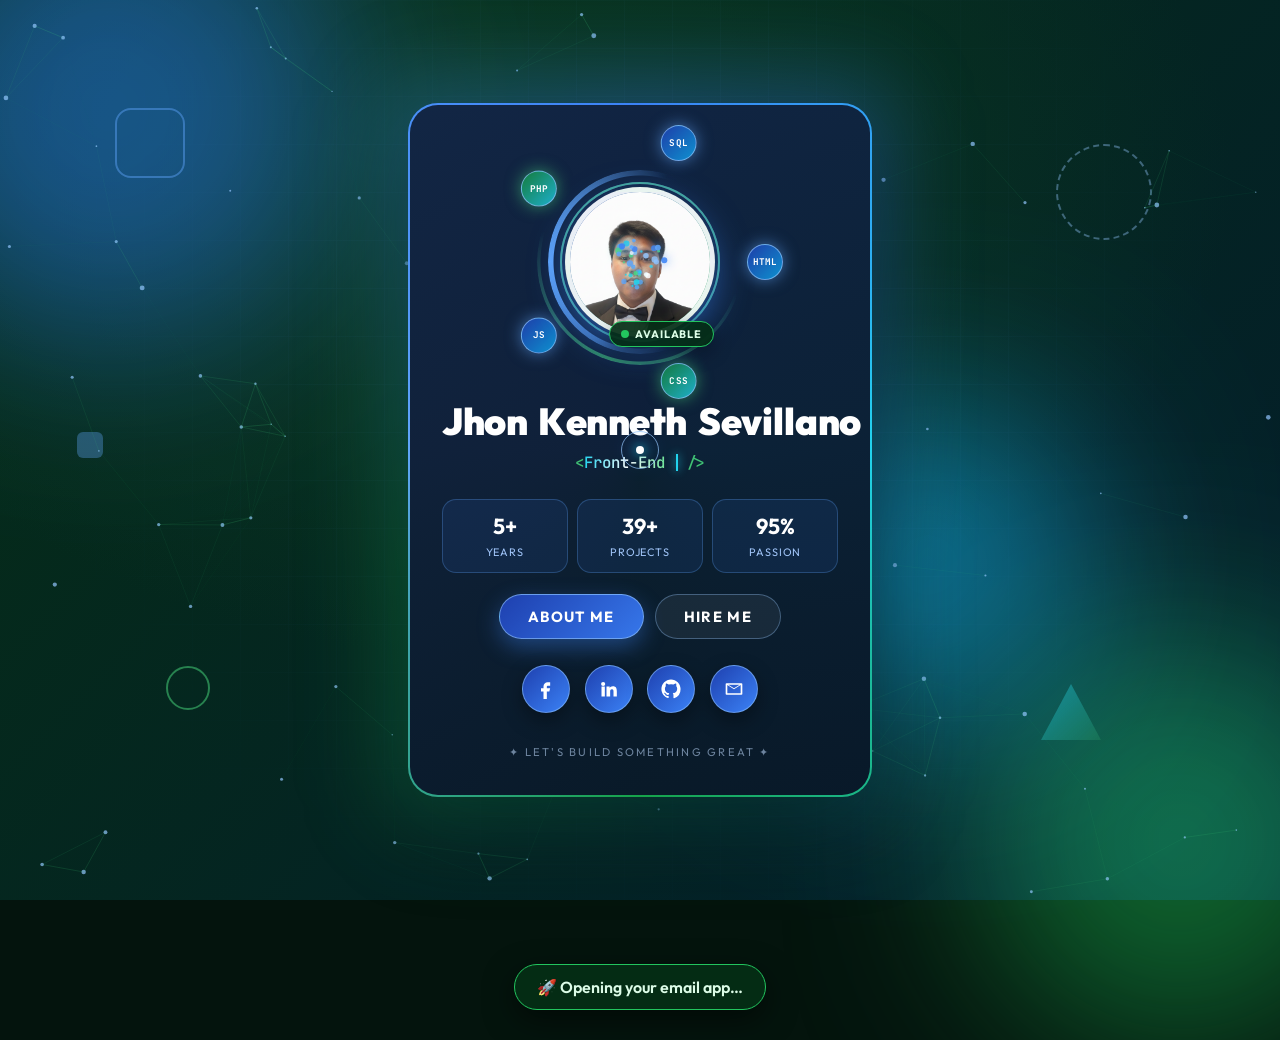
<file: portfolio/projects/Activity4/index.html>
<!DOCTYPE html>
<html lang="en">
<head>
<meta charset="UTF-8">
<meta name="viewport" content="width=device-width, initial-scale=1.0">
<title>Jhon Kenneth Sevillano — Front-End Web Developer</title>
<link href="https://fonts.googleapis.com/css2?family=Outfit:wght@300;500;700;900&family=JetBrains+Mono:wght@500;700&display=swap" rel="stylesheet">
<style>
  :root{
    --blue:#3b82f6;--blue-l:#60a5fa;--blue-xl:#93c5fd;
    --green:#4ade80;--cyan:#22d3ee;--ink:#e8eefc;
    --glass:rgba(10,22,40,.55);
  }
  *{margin:0;padding:0;box-sizing:border-box}
  html,body{min-height:100%}
  body{
    font-family:'Outfit','Segoe UI',Tahoma,sans-serif;
    display:grid;place-items:center;min-height:100vh;padding:24px;
    background:#04140d;overflow-x:hidden;perspective:1200px;color:var(--ink);
  }
  body.has-cursor, body.has-cursor *{cursor:none!important}
  @keyframes spin{to{transform:rotate(360deg)}}

  /* ================= PRELOADER ================= */
  #loader{position:fixed;inset:0;z-index:100;display:grid;place-items:center;background:#030f0a;transition:opacity .8s ease,visibility .8s}
  body.loaded #loader{opacity:0;visibility:hidden}
  .ld{position:relative;width:130px;height:130px;display:grid;place-items:center}
  .ld::before,.ld::after{content:"";position:absolute;inset:0;border-radius:50%;border:3px solid transparent;border-top-color:var(--blue-l);border-right-color:var(--cyan);animation:spin 1s linear infinite;filter:drop-shadow(0 0 8px var(--blue-l))}
  .ld::after{inset:16px;border-top-color:var(--green);border-right-color:transparent;border-left-color:var(--green);animation-duration:1.6s;animation-direction:reverse}
  .ld b{font-size:2.1rem;font-weight:900;color:#fff;letter-spacing:2px;text-shadow:0 0 18px var(--blue-l);animation:ldPulse 1s ease-in-out infinite}
  @keyframes ldPulse{50%{transform:scale(1.12);text-shadow:0 0 30px var(--green)}}
  .ld small{position:absolute;bottom:-38px;font:700 .8rem 'JetBrains Mono',monospace;color:var(--blue-xl);letter-spacing:.25em}

  /* ================= CUSTOM CURSOR ================= */
  .cur,.cur-ring{position:fixed;top:0;left:0;z-index:99;pointer-events:none;border-radius:50%;opacity:0}
  body.has-cursor .cur, body.has-cursor .cur-ring{opacity:1}
  .cur{width:8px;height:8px;margin:-4px 0 0 -4px;background:#fff;box-shadow:0 0 12px var(--cyan),0 0 26px var(--blue)}
  .cur-ring{width:38px;height:38px;margin:-19px 0 0 -19px;border:1.5px solid rgba(147,197,253,.7);
    transition:width .25s,height .25s,margin .25s,background .25s,border-color .25s}
  .cur-ring.hover{width:66px;height:66px;margin:-33px 0 0 -33px;background:rgba(74,222,128,.1);border-color:var(--green)}

  /* ================= BACKGROUND ================= */
  .bg{position:fixed;inset:0;z-index:-3;background:
      radial-gradient(1200px 800px at 20% 10%, #0b3a24 0%, transparent 60%),
      radial-gradient(1000px 700px at 85% 80%, #0a2a4d 0%, transparent 60%),
      linear-gradient(135deg,#052e16 0%,#031b2e 55%,#14532d 100%);
    background-size:200% 200%;animation:bgShift 18s ease-in-out infinite}
  @keyframes bgShift{0%,100%{background-position:0% 50%}50%{background-position:100% 50%}}

  .blob{position:fixed;z-index:-2;border-radius:50%;filter:blur(90px);opacity:.55;mix-blend-mode:screen}
  .blob.b1{width:460px;height:460px;background:#1d4ed8;top:-120px;left:-120px;animation:float1 16s ease-in-out infinite}
  .blob.b2{width:400px;height:400px;background:#16a34a;bottom:-140px;right:-100px;animation:float2 20s ease-in-out infinite}
  .blob.b3{width:320px;height:320px;background:#0ea5e9;top:45%;left:60%;animation:float3 24s ease-in-out infinite}
  @keyframes float1{50%{transform:translate(120px,80px) scale(1.2)}}
  @keyframes float2{50%{transform:translate(-110px,-70px) scale(1.15)}}
  @keyframes float3{33%{transform:translate(-90px,60px)}66%{transform:translate(70px,-50px)}}

  .grid-lines{position:fixed;inset:0;z-index:-2;opacity:.12;
    background-image:linear-gradient(rgba(96,165,250,.5) 1px,transparent 1px),linear-gradient(90deg,rgba(96,165,250,.5) 1px,transparent 1px);
    background-size:48px 48px;mask-image:radial-gradient(circle at 50% 40%,#000 0%,transparent 75%);
    -webkit-mask-image:radial-gradient(circle at 50% 40%,#000 0%,transparent 75%);
    animation:gridPan 30s linear infinite}
  @keyframes gridPan{to{background-position:48px 48px,48px 48px}}

  /* floating parallax shapes */
  .shape{position:fixed;z-index:-1;pointer-events:none;will-change:transform}
  .shape i{display:block;width:100%;height:100%;animation:spin 22s linear infinite}
  .s1{width:70px;height:70px;top:12%;left:9%}   .s1 i{border:2px solid rgba(96,165,250,.45);border-radius:16px}
  .s2{width:44px;height:44px;top:74%;left:13%}  .s2 i{border:2px solid rgba(74,222,128,.5);border-radius:50%;animation:breathe 4s ease-in-out infinite}
  .s3{width:96px;height:96px;top:16%;right:10%} .s3 i{border:2px dashed rgba(147,197,253,.4);border-radius:50%;animation-duration:30s}
  .s4{width:60px;height:56px;top:76%;right:14%} .s4 i{background:linear-gradient(135deg,rgba(34,211,238,.45),rgba(74,222,128,.15));clip-path:polygon(50% 0,100% 100%,0 100%);animation-duration:14s}
  .s5{width:26px;height:26px;top:48%;left:6%}   .s5 i{background:rgba(96,165,250,.35);border-radius:6px;animation-direction:reverse;animation-duration:9s}
  @keyframes breathe{50%{transform:scale(1.5);opacity:.4}}

  #particles{position:fixed;inset:0;z-index:-1;pointer-events:none}
  #fx{position:fixed;inset:0;z-index:85;pointer-events:none}

  /* ================= CARD ================= */
  .stage{transform-style:preserve-3d}
  .profile{
    --mx:50%;--my:50%;
    position:relative;isolation:isolate;width:min(460px,92vw);
    padding:3.4rem 2rem 2.25rem;text-align:center;border-radius:28px;
    background:var(--glass);backdrop-filter:blur(18px) saturate(140%);-webkit-backdrop-filter:blur(18px) saturate(140%);
    box-shadow:0 30px 80px rgba(2,10,25,.65), inset 0 1px 0 rgba(255,255,255,.12);
    transform-style:preserve-3d;will-change:transform;
  }
  body:not(.loaded) .profile{opacity:0}
  body.loaded .profile{animation:cardIn 1.2s cubic-bezier(.2,.8,.2,1) backwards}
  @keyframes cardIn{from{opacity:0;transform:translateY(70px) rotateX(30deg) scale(.88);filter:blur(12px)}}

  .profile::before{
    content:"";position:absolute;inset:-2px;border-radius:30px;z-index:-1;
    background:conic-gradient(from var(--ang,0deg),#3b82f6,#22d3ee,#16a34a,#60a5fa,#3b82f6);
    animation:spinBorder 6s linear infinite;filter:blur(.5px);
  }
  .profile::after{content:"";position:absolute;inset:0;border-radius:28px;z-index:-1;background:linear-gradient(160deg,rgba(14,30,55,.93),rgba(8,20,38,.97))}
  @property --ang{syntax:'<angle>';inherits:false;initial-value:0deg}
  @keyframes spinBorder{to{--ang:360deg}}

  /* outer glow halo */
  .halo{position:absolute;inset:-30px;border-radius:50px;z-index:-2;pointer-events:none;
    background:conic-gradient(from var(--ang,0deg),rgba(59,130,246,.35),rgba(34,211,238,.1),rgba(22,163,74,.35),rgba(59,130,246,.35));
    filter:blur(40px);animation:spinBorder 6s linear infinite}

  /* mouse-follow spotlight */
  .spot{position:absolute;inset:0;border-radius:28px;pointer-events:none;
    background:radial-gradient(380px circle at var(--mx) var(--my),rgba(96,165,250,.2),rgba(74,222,128,.06) 35%,transparent 60%);
    opacity:0;transition:opacity .4s}
  .profile:hover .spot{opacity:1}

  .sheen{position:absolute;inset:0;border-radius:28px;overflow:hidden;pointer-events:none}
  .sheen::before{content:"";position:absolute;top:-60%;left:-120%;width:60%;height:220%;
    background:linear-gradient(90deg,transparent,rgba(255,255,255,.16),transparent);transform:rotate(18deg);animation:sweep 5.5s ease-in-out infinite}
  @keyframes sweep{0%{left:-120%}55%,100%{left:140%}}

  /* ================= AVATAR + ORBIT ================= */
  .profile-header{position:relative;display:grid;place-items:center;height:250px;margin:-1.4rem 0 .6rem;transform:translateZ(45px)}
  .ring{position:absolute;width:184px;height:184px;border-radius:50%;
    background:conic-gradient(from 90deg,transparent 0 20%,var(--blue-l) 50%,transparent 80% 100%);
    -webkit-mask:radial-gradient(circle,transparent 86px,#000 87px);mask:radial-gradient(circle,transparent 86px,#000 87px);
    animation:spin 4.5s linear infinite;filter:drop-shadow(0 0 14px rgba(96,165,250,.9))}
  .ring.slow{width:206px;height:206px;animation-duration:9s;animation-direction:reverse;opacity:.55;
    -webkit-mask:radial-gradient(circle,transparent 99px,#000 100px);mask:radial-gradient(circle,transparent 99px,#000 100px);
    background:conic-gradient(from 0deg,transparent 0 30%,var(--green) 55%,transparent 80%)}
  .pulse{position:absolute;width:160px;height:160px;border-radius:50%;border:2px solid rgba(96,165,250,.6);animation:pulse 2.8s ease-out infinite}
  .pulse.d2{animation-delay:1.4s;border-color:rgba(74,222,128,.5)}
  @keyframes pulse{0%{transform:scale(.9);opacity:.8}100%{transform:scale(1.55);opacity:0}}

  .orbit{position:absolute;width:250px;height:250px;animation:spin 16s linear infinite}
  .orb{position:absolute;top:50%;left:50%;width:36px;height:36px;margin:-18px;
    transform:rotate(var(--a)) translateX(125px) rotate(calc(var(--a) * -1))}
  .orb span{display:grid;place-items:center;width:100%;height:100%;border-radius:50%;
    font:700 .58rem 'JetBrains Mono',monospace;color:#fff;letter-spacing:.02em;
    background:linear-gradient(135deg,rgba(30,64,175,.95),rgba(14,165,233,.85));
    border:1px solid rgba(147,197,253,.7);box-shadow:0 0 16px rgba(96,165,250,.6);
    animation:spin 16s linear infinite reverse}
  .orb:nth-child(even) span{background:linear-gradient(135deg,rgba(21,128,61,.95),rgba(34,211,238,.8));box-shadow:0 0 16px rgba(74,222,128,.55)}

  .bobber{animation:bob 5s ease-in-out infinite}
  @keyframes bob{50%{transform:translateY(-10px)}}
  .avatar{display:block;position:relative;width:150px;height:150px;border-radius:50%;object-fit:cover;
    border:5px solid rgba(255,255,255,.9);box-shadow:0 12px 34px rgba(59,130,246,.55);
    transition:transform .5s cubic-bezier(.2,1.4,.4,1),filter .4s,box-shadow .4s;
    background:linear-gradient(135deg,#1e40af,#16a34a)}
  .avatar:hover{transform:scale(1.1) rotate(4deg);filter:saturate(130%);box-shadow:0 0 0 6px rgba(74,222,128,.25),0 16px 44px rgba(74,222,128,.55)}

  .status{position:absolute;bottom:40px;right:calc(50% - 74px);display:flex;align-items:center;gap:6px;
    padding:5px 11px;border-radius:999px;font-size:.68rem;font-weight:700;letter-spacing:.08em;
    color:#dcfce7;background:rgba(5,46,22,.92);border:1px solid #22c55e;box-shadow:0 6px 18px rgba(0,0,0,.4)}
  body.loaded .status{animation:popIn .6s cubic-bezier(.2,1.6,.4,1) 1.5s backwards}
  @keyframes popIn{from{opacity:0;transform:scale(0) rotate(-20deg)}}
  .dot{width:8px;height:8px;border-radius:50%;background:#22c55e;animation:blink 1.8s infinite}
  @keyframes blink{0%{box-shadow:0 0 0 0 rgba(34,197,94,.7)}70%,100%{box-shadow:0 0 0 10px rgba(34,197,94,0)}}

  /* ================= NAME / ROLE ================= */
  h1{font-size:clamp(1.7rem,6vw,2.35rem);font-weight:900;letter-spacing:-.5px;transform:translateZ(35px);white-space:nowrap}
  h1 .ch{display:inline-block;color:#fff;opacity:0;min-width:.3em}
  body.loaded h1 .ch{animation:
      drop .9s cubic-bezier(.2,1.5,.4,1) calc(.6s + var(--i) * 45ms) forwards,
      wave 4.5s ease-in-out calc(2.2s + var(--i) * 80ms) infinite}
  @keyframes drop{from{opacity:0;transform:translateY(-70px) rotate(-30deg) scale(.3);filter:blur(8px)}to{opacity:1;transform:none;filter:none}}
  @keyframes wave{
    0%,30%,100%{color:#fff;text-shadow:none;transform:none}
    8%{color:var(--blue-xl);text-shadow:0 0 18px rgba(96,165,250,.95);transform:translateY(-7px)}
    16%{color:var(--green);text-shadow:0 0 14px rgba(74,222,128,.8);transform:translateY(0)}
  }

  .role{min-height:1.6em;margin:.45rem 0 1.4rem;font:500 .98rem 'JetBrains Mono',monospace;color:var(--blue-xl);transform:translateZ(25px)}
  .role .code{color:var(--green);opacity:.85}
  #typed{background:linear-gradient(90deg,var(--cyan),#fff,var(--green));-webkit-background-clip:text;background-clip:text;color:transparent}
  .caret{display:inline-block;width:2px;height:1.05em;vertical-align:-3px;margin-left:2px;background:var(--cyan);box-shadow:0 0 8px var(--cyan);animation:caret .8s steps(1) infinite}
  @keyframes caret{50%{opacity:0}}

  /* ================= STATS ================= */
  .stats{display:flex;justify-content:center;gap:.6rem;margin-bottom:1.3rem;transform:translateZ(22px)}
  .stat{position:relative;overflow:hidden;flex:1;padding:.75rem .4rem;border-radius:14px;
    background:rgba(59,130,246,.1);border:1px solid rgba(96,165,250,.28);transition:transform .35s cubic-bezier(.2,1.4,.4,1),background .3s,border-color .3s}
  body.loaded .stat{animation:riseIn .7s cubic-bezier(.2,.8,.2,1) backwards}
  body.loaded .stat:nth-child(1){animation-delay:1.1s}
  body.loaded .stat:nth-child(2){animation-delay:1.22s}
  body.loaded .stat:nth-child(3){animation-delay:1.34s}
  .stat::before{content:"";position:absolute;inset:0;background:linear-gradient(120deg,transparent 30%,rgba(255,255,255,.18),transparent 70%);transform:translateX(-100%);transition:transform .7s}
  .stat:hover{background:rgba(59,130,246,.22);border-color:var(--green);transform:translateY(-6px) scale(1.04)}
  .stat:hover::before{transform:translateX(100%)}
  .stat b{display:block;font-size:1.35rem;color:#fff}
  .stat.done b{animation:numPop .5s cubic-bezier(.2,1.8,.4,1)}
  @keyframes numPop{50%{transform:scale(1.35);color:var(--green);text-shadow:0 0 14px var(--green)}}
  .stat span{font-size:.68rem;letter-spacing:.08em;text-transform:uppercase;color:#9fc3f7}
  @keyframes riseIn{from{opacity:0;transform:translateY(18px)}}

  /* ================= BUTTONS ================= */
  .actions{display:flex;gap:.7rem;justify-content:center;flex-wrap:wrap;transform:translateZ(30px)}
  body.loaded .actions{animation:riseIn .7s 1.45s backwards}
  button{position:relative;overflow:hidden;
    padding:12px 28px;border-radius:999px;border:1px solid rgba(147,197,253,.6);
    font:inherit;font-size:.92rem;font-weight:700;letter-spacing:.09em;text-transform:uppercase;color:#fff;
    background:linear-gradient(135deg,#1e40af,#3b82f6 60%,#0ea5e9);background-size:200% 200%;
    box-shadow:0 8px 22px rgba(59,130,246,.4);
    transform:translate(var(--tx,0px),var(--ty,0px));
    transition:transform .25s cubic-bezier(.2,.8,.2,1),box-shadow .3s,background-position .6s,border-color .3s}
  button::before{content:"";position:absolute;top:0;left:-100%;width:55%;height:100%;
    background:linear-gradient(90deg,transparent,rgba(255,255,255,.45),transparent);transform:skewX(-20deg);transition:left .7s}
  button:hover::before{left:150%}
  button.ghost{background:rgba(255,255,255,.06);box-shadow:none;border-color:rgba(148,197,253,.35)}
  button.ghost:hover{border-color:var(--green);box-shadow:0 0 24px rgba(74,222,128,.35),inset 0 0 18px rgba(74,222,128,.15)}
  button:hover{background-position:100% 50%;box-shadow:0 14px 34px rgba(96,165,250,.55)}
  button:active{transform:translate(var(--tx,0px),var(--ty,0px)) scale(.95)}
  .ripple{position:absolute;border-radius:50%;background:rgba(255,255,255,.45);transform:scale(0);animation:rip .6s ease-out forwards;pointer-events:none}
  @keyframes rip{to{transform:scale(14);opacity:0}}

  /* ================= INFO PANEL ================= */
  #info{overflow:hidden;max-height:0;opacity:0;margin-top:0;text-align:left;transform:translateZ(18px);
    transition:max-height .7s cubic-bezier(.2,.8,.2,1),opacity .45s ease,margin-top .4s}
  #info.show{max-height:700px;opacity:1;margin-top:1.4rem}
  .info-inner{position:relative;overflow:hidden;padding:1.3rem;border-radius:18px;line-height:1.75;color:var(--ink);font-size:.96rem;
    background:linear-gradient(145deg,rgba(30,58,138,.5),rgba(5,46,22,.45));
    border:1px solid rgba(96,165,250,.3);box-shadow:inset 0 1px 0 rgba(255,255,255,.08)}
  .info-inner::before{content:"";position:absolute;left:0;right:0;height:40%;top:-40%;pointer-events:none;
    background:linear-gradient(transparent,rgba(34,211,238,.12),transparent)}
  #info.show .info-inner::before{animation:scan 1.2s ease-out .1s}
  @keyframes scan{to{top:110%}}
  #info.show .info-inner > *{animation:riseIn .55s both}
  #info.show .info-inner > *:nth-child(2){animation-delay:.1s}
  #info.show .info-inner > *:nth-child(3){animation-delay:.18s}

  .tags{display:flex;flex-wrap:wrap;gap:.45rem;margin-top:1rem}
  .tag{padding:.32rem .75rem;border-radius:999px;font-size:.76rem;font-weight:600;
    color:#dbeafe;background:rgba(59,130,246,.2);border:1px solid rgba(147,197,253,.35);
    transition:transform .3s cubic-bezier(.2,1.6,.4,1),background .25s,border-color .25s,color .25s,box-shadow .25s}
  #info.show .tag{animation:tagPop .5s cubic-bezier(.2,1.6,.4,1) calc(.25s + var(--i) * 60ms) backwards}
  @keyframes tagPop{from{opacity:0;transform:scale(0) rotate(-15deg)}}
  .tag:hover{transform:translateY(-4px) scale(1.1) rotate(-3deg);background:rgba(34,197,94,.28);border-color:#4ade80;color:#fff;box-shadow:0 6px 16px rgba(74,222,128,.35)}

  .skills{margin-top:1.15rem;display:grid;gap:.6rem}
  .skill span{display:flex;justify-content:space-between;font-size:.76rem;color:#bfdbfe;margin-bottom:4px;letter-spacing:.04em}
  .skill b{font-family:'JetBrains Mono',monospace;color:#fff}
  .bar{height:7px;border-radius:99px;background:rgba(255,255,255,.1);overflow:hidden}
  .bar i{position:relative;overflow:hidden;display:block;height:100%;width:0;border-radius:99px;
    background:linear-gradient(90deg,#22d3ee,#3b82f6,#4ade80);box-shadow:0 0 12px rgba(34,211,238,.6);
    transition:width 1.2s cubic-bezier(.2,.8,.2,1)}
  .bar i::after{content:"";position:absolute;inset:0;background:linear-gradient(90deg,transparent,rgba(255,255,255,.6),transparent);
    transform:translateX(-100%);animation:barShine 2.2s ease-in-out infinite}
  @keyframes barShine{to{transform:translateX(100%)}}

  /* ================= SOCIALS ================= */
  .social-links{margin-top:1.6rem;display:flex;gap:.9rem;justify-content:center;transform:translateZ(28px)}
  .social-icon{position:relative;width:48px;height:48px;border-radius:50%;display:grid;place-items:center;
    color:#fff;background:linear-gradient(135deg,#1e40af,#3b82f6);border:1px solid rgba(147,197,253,.55);
    box-shadow:0 8px 20px rgba(0,0,0,.35);text-decoration:none;
    transition:transform .4s cubic-bezier(.2,1.6,.4,1),box-shadow .3s}
  body:not(.loaded) .social-icon{opacity:0}
  body.loaded .social-icon{animation:fadeUp .7s cubic-bezier(.2,1.4,.4,1) backwards}
  body.loaded .social-icon:nth-child(1){animation-delay:1.6s}
  body.loaded .social-icon:nth-child(2){animation-delay:1.7s}
  body.loaded .social-icon:nth-child(3){animation-delay:1.8s}
  body.loaded .social-icon:nth-child(4){animation-delay:1.9s}
  @keyframes fadeUp{from{opacity:0;transform:translateY(24px) scale(.5)}}
  .social-icon::before{content:"";position:absolute;inset:0;border-radius:50%;background:linear-gradient(135deg,#16a34a,#22d3ee);transform:scale(0);transition:transform .4s cubic-bezier(.2,1.4,.4,1)}
  .social-icon svg{position:relative;width:20px;height:20px;fill:currentColor;transition:transform .4s}
  .social-icon:hover{transform:translateY(-9px) scale(1.14);box-shadow:0 16px 32px rgba(74,222,128,.55)}
  .social-icon:hover::before{transform:scale(1)}
  .social-icon:hover svg{transform:rotate(360deg)}
  .social-icon::after{content:attr(data-tip);position:absolute;bottom:-34px;left:50%;translate:-50% 6px;
    padding:4px 10px;border-radius:8px;font-size:.68rem;letter-spacing:.05em;white-space:nowrap;
    background:#0b1b33;border:1px solid rgba(96,165,250,.4);color:#cfe2ff;opacity:0;pointer-events:none;transition:.25s}
  .social-icon:hover::after{opacity:1;translate:-50% 0}

  .scroll-hint{margin-top:2rem;font-size:.7rem;letter-spacing:.2em;text-transform:uppercase;color:rgba(191,219,254,.55)}
  .scroll-hint span{display:inline-block;animation:bob 3s ease-in-out infinite}

  /* ================= FX ================= */
  .shock{position:fixed;z-index:80;pointer-events:none;width:20px;height:20px;margin:-10px 0 0 -10px;border-radius:50%;
    border:2px solid var(--cyan);box-shadow:0 0 16px var(--cyan);animation:shock .75s ease-out forwards}
  @keyframes shock{to{transform:scale(9);opacity:0;border-width:.5px}}

  .toast{position:fixed;bottom:30px;left:50%;z-index:95;transform:translate(-50%,140px);
    padding:12px 22px;border-radius:999px;background:rgba(5,46,22,.94);border:1px solid #22c55e;
    color:#dcfce7;font-weight:600;box-shadow:0 10px 30px rgba(0,0,0,.5);transition:transform .55s cubic-bezier(.2,1.5,.4,1)}
  .toast.show{transform:translate(-50%,0)}

  @media (max-width:480px){
    .profile{padding:2.8rem 1.2rem 1.8rem}
    .profile-header{height:210px}
    .avatar{width:124px;height:124px}
    .ring{width:158px;height:158px;-webkit-mask:radial-gradient(circle,transparent 73px,#000 74px);mask:radial-gradient(circle,transparent 73px,#000 74px)}
    .ring.slow{width:178px;height:178px;-webkit-mask:radial-gradient(circle,transparent 85px,#000 86px);mask:radial-gradient(circle,transparent 85px,#000 86px)}
    .pulse{width:134px;height:134px}
    .orbit{width:210px;height:210px}
    .orb{transform:rotate(var(--a)) translateX(105px) rotate(calc(var(--a) * -1));width:30px;height:30px;margin:-15px}
    .status{right:calc(50% - 64px);bottom:32px}
    .stat b{font-size:1.1rem}
  }
  @media (prefers-reduced-motion:reduce){
    *{animation:none!important;transition-duration:.01ms!important}
    h1 .ch,.profile,.social-icon{opacity:1!important}
  }
</style>
</head>
<body>
  <!-- preloader -->
  <div id="loader"><div class="ld"><b>ML</b><small id="pct">0%</small></div></div>

  <!-- cursor -->
  <div class="cur"></div><div class="cur-ring"></div>

  <!-- background -->
  <div class="bg"></div>
  <div class="blob b1"></div><div class="blob b2"></div><div class="blob b3"></div>
  <div class="grid-lines"></div>
  <div class="shape s1" data-d="40"><i></i></div>
  <div class="shape s2" data-d="-60"><i></i></div>
  <div class="shape s3" data-d="25"><i></i></div>
  <div class="shape s4" data-d="-35"><i></i></div>
  <div class="shape s5" data-d="70"><i></i></div>
  <canvas id="particles"></canvas>
  <canvas id="fx"></canvas>

  <div class="stage">
    <div class="profile" id="card">
      <div class="halo"></div>
      <div class="spot"></div>
      <div class="sheen"></div>

      <div class="profile-header">
        <div class="ring slow"></div>
        <div class="ring"></div>
        <div class="pulse"></div><div class="pulse d2"></div>
        <div class="orbit">
          <div class="orb" style="--a:0deg"><span>HTML</span></div>
          <div class="orb" style="--a:72deg"><span>CSS</span></div>
          <div class="orb" style="--a:144deg"><span>JS</span></div>
          <div class="orb" style="--a:216deg"><span>PHP</span></div>
          <div class="orb" style="--a:288deg"><span>SQL</span></div>
        </div>
        <div class="bobber">
          <img class="avatar" id="avatar" src="../../pic/profile.png" alt="Marlou Lecera"
               onerror="this.onerror=null;this.src='data:image/svg+xml;utf8,<svg xmlns=%22http://www.w3.org/2000/svg%22 width=%22300%22 height=%22300%22><rect width=%22300%22 height=%22300%22 fill=%22%231e40af%22/><text x=%2250%25%22 y=%2258%25%22 font-size=%22120%22 fill=%22white%22 font-family=%22sans-serif%22 text-anchor=%22middle%22>ML</text></svg>'">
        </div>
        <div class="status"><i class="dot"></i> AVAILABLE</div>
      </div>

      <h1 id="name">Jhon Kenneth Sevillano</h1>
      <p class="role"><span class="code">&lt;</span><span id="typed"></span><i class="caret"></i><span class="code"> /&gt;</span></p>

      <div class="stats">
        <div class="stat"><b data-count="5" data-suffix="+">0</b><span>Years</span></div>
        <div class="stat"><b data-count="40" data-suffix="+">0</b><span>Projects</span></div>
        <div class="stat"><b data-count="100" data-suffix="%">0</b><span>Passion</span></div>
      </div>

      <div class="actions">
        <button class="magnetic" id="btn-aboutme">About Me</button>
        <button class="magnetic ghost" id="btn-hire">Hire Me</button>
      </div>

      <div id="info">
        <div class="info-inner">
          <p>💻 Passionate front-end web developer with <strong>5+ years</strong> of experience. I specialize in creating responsive, user-friendly, and performance-optimized web applications for clients of all sizes.</p>

          <div class="tags">
            <span class="tag">HTML5</span><span class="tag">CSS3</span><span class="tag">JavaScript</span>
            <span class="tag">Laravel</span><span class="tag">Bootstrap</span><span class="tag">PHP</span><span class="tag">MySQL</span>
          </div>

          <div class="skills">
            <div class="skill"><span>Front-End <b>0%</b></span><div class="bar"><i data-w="95"></i></div></div>
            <div class="skill"><span>Laravel / PHP <b>0%</b></span><div class="bar"><i data-w="88"></i></div></div>
            <div class="skill"><span>UI / UX <b>0%</b></span><div class="bar"><i data-w="82"></i></div></div>
          </div>
        </div>
      </div>

      <div class="social-links">
        <a class="social-icon" href="#" data-tip="Facebook" aria-label="Facebook">
          <svg viewBox="0 0 24 24"><path d="M14 8h3V4h-3c-2.8 0-5 2.2-5 5v2H6v4h3v9h4v-9h3l1-4h-4V9c0-.6.4-1 1-1z"/></svg>
        </a>
        <a class="social-icon" href="#" data-tip="LinkedIn" aria-label="LinkedIn">
          <svg viewBox="0 0 24 24"><path d="M4.98 3.5a2.5 2.5 0 1 1 0 5 2.5 2.5 0 0 1 0-5zM3 9h4v12H3zM9 9h3.8v1.7h.05c.53-1 1.83-2.05 3.77-2.05 4.03 0 4.78 2.65 4.78 6.1V21h-4v-5.6c0-1.34-.03-3.06-1.86-3.06-1.87 0-2.15 1.46-2.15 2.96V21H9z"/></svg>
        </a>
        <a class="social-icon" href="#" data-tip="GitHub" aria-label="GitHub">
          <svg viewBox="0 0 24 24"><path d="M12 .5C5.65.5.5 5.65.5 12c0 5.08 3.29 9.39 7.86 10.91.58.11.79-.25.79-.56v-2c-3.2.7-3.87-1.36-3.87-1.36-.52-1.33-1.28-1.69-1.28-1.69-1.05-.72.08-.7.08-.7 1.16.08 1.77 1.19 1.77 1.19 1.03 1.77 2.7 1.26 3.36.96.1-.75.4-1.26.73-1.55-2.55-.29-5.24-1.28-5.24-5.68 0-1.25.45-2.28 1.19-3.08-.12-.29-.52-1.46.11-3.04 0 0 .97-.31 3.17 1.18a11 11 0 0 1 5.77 0c2.2-1.49 3.17-1.18 3.17-1.18.63 1.58.23 2.75.11 3.04.74.8 1.19 1.83 1.19 3.08 0 4.41-2.69 5.39-5.25 5.67.41.36.78 1.06.78 2.14v3.17c0 .31.21.68.8.56A11.5 11.5 0 0 0 23.5 12C23.5 5.65 18.35.5 12 .5z"/></svg>
        </a>
        <a class="social-icon" href="mailto:hello@example.com" data-tip="Email" aria-label="Email">
          <svg viewBox="0 0 24 24"><path d="M3 5h18a1 1 0 0 1 1 1v12a1 1 0 0 1-1 1H3a1 1 0 0 1-1-1V6a1 1 0 0 1 1-1zm9 7.2L4 7.3V17h16V7.3l-8 4.9zM5.2 7l6.8 4.2L18.8 7H5.2z"/></svg>
        </a>
      </div>

      <p class="scroll-hint"><span>✦ Let's build something great ✦</span></p>
    </div>
  </div>

  <div class="toast" id="toast">🚀 Opening your email app…</div>

<script>
const $ = s => document.querySelector(s), $$ = s => document.querySelectorAll(s);
const finePointer = matchMedia('(hover:hover) and (pointer:fine)').matches;
const reduce = matchMedia('(prefers-reduced-motion: reduce)').matches;

/* ---------- split name into letters ---------- */
const nameEl = $('#name');
const nameText = nameEl.textContent.trim();
nameEl.textContent = '';
nameEl.setAttribute('aria-label', nameText);
[...nameText].forEach((ch, i) => {
  const s = document.createElement('span');
  s.className = 'ch';
  s.style.setProperty('--i', i);
  s.textContent = ch === ' ' ? '\u00A0' : ch;
  s.dataset.c = s.textContent;
  s.setAttribute('aria-hidden', 'true');
  nameEl.appendChild(s);
});

/* ---------- name scramble on hover ---------- */
const glyphs = '!<>-_\\/[]{}=+*^?#$%&01';
let scrambling = false;
nameEl.addEventListener('mouseenter', () => {
  if (scrambling) return;
  scrambling = true;
  const spans = [...nameEl.children];
  spans.forEach((s, i) => {
    if (s.dataset.c === '\u00A0') return;
    let n = 0;
    const iv = setInterval(() => {
      s.textContent = glyphs[Math.random() * glyphs.length | 0];
      if (++n > 5 + i) {
        clearInterval(iv);
        s.textContent = s.dataset.c;
        if (i === spans.length - 1) scrambling = false;
      }
    }, 40);
  });
});

/* ---------- preloader ---------- */
const pct = $('#pct');
let p = 0;
const loadIv = setInterval(() => {
  p = Math.min(100, p + Math.ceil(Math.random() * 9));
  pct.textContent = p + '%';
  if (p === 100) { clearInterval(loadIv); setTimeout(start, 250); }
}, 40);

function start() {
  document.body.classList.add('loaded');
  setTimeout(runCounters, 1200);
  setTimeout(typeLoop, 1400);
  setTimeout(() => {
    const r = $('#avatar').getBoundingClientRect();
    burst(r.left + r.width / 2, r.top + r.height / 2, 40);
  }, 900);
}

/* ---------- typewriter ---------- */
const words = ["Front-End Web Developer", "UI Enthusiast", "Laravel Developer", "Problem Solver"];
const typed = $('#typed');
let w = 0, c = 0, deleting = false;
function typeLoop() {
  const word = words[w];
  typed.textContent = deleting ? word.slice(0, --c) : word.slice(0, ++c);
  let delay = deleting ? 40 : 90;
  if (!deleting && c === word.length) { delay = 1600; deleting = true; }
  else if (deleting && c === 0) { deleting = false; w = (w + 1) % words.length; delay = 350; }
  setTimeout(typeLoop, delay);
}

/* ---------- eased counters ---------- */
function animateNumber(el, end, suffix, dur, done) {
  const t0 = performance.now();
  (function tick(t) {
    const k = Math.min(1, (t - t0) / dur), e = 1 - Math.pow(1 - k, 4);
    el.textContent = Math.round(end * e) + suffix;
    if (k < 1) requestAnimationFrame(tick); else done && done();
  })(t0);
}
function runCounters() {

  $$('.stat b').forEach((el, i) => {
    setTimeout(() => animateNumber(el, +el.dataset.count, el.dataset.suffix || '', 1500,
      () => el.parentElement.classList.add('done')), i * 150);
  });
}

/* ---------- info toggle + skill bars ---------- */

$$('.tag').forEach((t, i) => t.style.setProperty('--i', i));
const info = $('#info'), btn = $('#btn-aboutme');
btn.addEventListener('click', () => {
  const open = info.classList.toggle('show');
  btn.textContent = open ? 'Hide Info' : 'About Me';

  $$('.skill').forEach((sk, i) => {
    const bar = sk.querySelector('.bar i'), label = sk.querySelector('b'), val = +bar.dataset.w;
    setTimeout(() => {
      bar.style.width = open ? val + '%' : '0';
      if (open) animateNumber(label, val, '%', 1200); else label.textContent = '0%';
    }, open ? 250 + i * 140 : 0);
  });
});

/* ---------- hire me: confetti + toast ---------- */
const toast = $('#toast');
$('#btn-hire').addEventListener('click', e => {
  const r = e.currentTarget.getBoundingClientRect();
  burst(r.left + r.width / 2, r.top + r.height / 2, 90, true);
  toast.classList.add('show');
  setTimeout(() => toast.classList.remove('show'), 2400);
  setTimeout(() => location.href = "mailto:hello@example.com?subject=Let%27s%20work%20together", 900);
});

/* ---------- button ripple ---------- */

$$('button').forEach(b => {
  b.addEventListener('click', e => {
    const r = document.createElement('span'), s = 12, rect = b.getBoundingClientRect();
    r.className = 'ripple';
    r.style.cssText = `width:${s}px;height:${s}px;left:${e.clientX - rect.left - s / 2}px;top:${e.clientY - rect.top - s / 2}px`;
    b.appendChild(r);
    setTimeout(() => r.remove(), 650);
  });
});

/* ---------- magnetic buttons ---------- */
if (finePointer) $$('.magnetic').forEach(el => {
  el.addEventListener('mousemove', e => {
    const r = el.getBoundingClientRect();
    el.style.setProperty('--tx', (e.clientX - r.left - r.width / 2) * .3 + 'px');
    el.style.setProperty('--ty', (e.clientY - r.top - r.height / 2) * .45 + 'px');
  });
  el.addEventListener('mouseleave', () => { el.style.setProperty('--tx', '0px'); el.style.setProperty('--ty', '0px'); });
});

/* ---------- click shockwave + sparks ---------- */
document.addEventListener('pointerdown', e => {
  const s = document.createElement('div');
  s.className = 'shock';
  s.style.left = e.clientX + 'px'; s.style.top = e.clientY + 'px';
  document.body.appendChild(s);
  setTimeout(() => s.remove(), 800);
  burst(e.clientX, e.clientY, 16);
});
$('#avatar').addEventListener('click', e => burst(e.clientX, e.clientY, 50, true));

/* ---------- cursor, tilt, spotlight, parallax ---------- */
const mouse = { x: innerWidth / 2, y: innerHeight / 2, in: false };
addEventListener('mousemove', e => { mouse.x = e.clientX; mouse.y = e.clientY; mouse.in = true; });
document.addEventListener('mouseleave', () => mouse.in = false);

const cur = $('.cur'), ring = $('.cur-ring'), card = $('#card'), shapes = [...$$('.shape')];
let rx = mouse.x, ry = mouse.y, cx = 0, cy = 0;
if (finePointer) {
  document.body.classList.add('has-cursor');
  document.addEventListener('mouseover', e => {
    ring.classList.toggle('hover', !!e.target.closest('button,a,.tag,.stat,h1,.avatar'));
  });
}
(function frame() {
  if (finePointer) {
    rx += (mouse.x - rx) * .18; ry += (mouse.y - ry) * .18;
    cur.style.transform = `translate3d(${mouse.x}px,${mouse.y}px,0)`;
    ring.style.transform = `translate3d(${rx}px,${ry}px,0)`;

    const r = card.getBoundingClientRect();
    const over = mouse.in && mouse.x > r.left && mouse.x < r.right && mouse.y > r.top && mouse.y < r.bottom;
    const x = (mouse.x - r.left) / r.width - .5, y = (mouse.y - r.top) / r.height - .5;
    cx += ((over ? x * 14 : 0) - cx) * .08;
    cy += ((over ? -y * 14 : 0) - cy) * .08;
    if (!reduce) card.style.transform = `rotateY(${cx}deg) rotateX(${cy}deg)`;
    card.style.setProperty('--mx', (x + .5) * 100 + '%');
    card.style.setProperty('--my', (y + .5) * 100 + '%');

    const px = mouse.x / innerWidth - .5, py = mouse.y / innerHeight - .5;
    shapes.forEach(s => { const d = +s.dataset.d; s.style.transform = `translate3d(${px * d}px,${py * d}px,0)`; });
  }
  requestAnimationFrame(frame);
})();

/* ---------- background particle network (mouse reactive) ---------- */
const cv = $('#particles'), ctx = cv.getContext('2d');
const fx = $('#fx'), fctx = fx.getContext('2d');
let parts = [];
function resize() {
  cv.width = fx.width = innerWidth; cv.height = fx.height = innerHeight;
  const count = Math.min(90, Math.floor(innerWidth / 16));
  parts = Array.from({ length: count }, () => ({
    x: Math.random() * cv.width, y: Math.random() * cv.height,
    vx: (Math.random() - .5) * .35, vy: (Math.random() - .5) * .35, r: Math.random() * 1.9 + .6
  }));
}
addEventListener('resize', resize); resize();

(function draw() {
  ctx.clearRect(0, 0, cv.width, cv.height);
  for (const p of parts) {
    p.x += p.vx; p.y += p.vy;
    if (p.x < 0 || p.x > cv.width) p.vx *= -1;
    if (p.y < 0 || p.y > cv.height) p.vy *= -1;
    if (mouse.in) {
      const dx = p.x - mouse.x, dy = p.y - mouse.y, d = Math.hypot(dx, dy);
      if (d < 110 && d > 0) { p.x += dx / d * 1.4; p.y += dy / d * 1.4; }
      if (d < 170) {
        ctx.strokeStyle = `rgba(34,211,238,${(1 - d / 170) * .5})`;
        ctx.lineWidth = 1; ctx.beginPath(); ctx.moveTo(p.x, p.y); ctx.lineTo(mouse.x, mouse.y); ctx.stroke();
      }
    }
    ctx.beginPath(); ctx.arc(p.x, p.y, p.r, 0, 7);
    ctx.fillStyle = 'rgba(147,197,253,.7)'; ctx.fill();
  }
  for (let i = 0; i < parts.length; i++)
    for (let j = i + 1; j < parts.length; j++) {
      const dx = parts[i].x - parts[j].x, dy = parts[i].y - parts[j].y, d = Math.hypot(dx, dy);
      if (d < 120) {
        ctx.strokeStyle = `rgba(74,222,128,${(1 - d / 120) * .22})`;
        ctx.lineWidth = 1; ctx.beginPath();
        ctx.moveTo(parts[i].x, parts[i].y); ctx.lineTo(parts[j].x, parts[j].y); ctx.stroke();
      }
    }
  requestAnimationFrame(draw);
})();

/* ---------- sparks & confetti ---------- */
let sparks = [];
const palette = ['#60a5fa', '#22d3ee', '#4ade80', '#93c5fd', '#ffffff', '#3b82f6'];
function burst(x, y, n = 24, confetti = false) {
  if (reduce) return;
  for (let i = 0; i < n; i++) {
    const a = Math.random() * Math.PI * 2, sp = confetti ? Math.random() * 9 + 3 : Math.random() * 4 + 1.5;
    sparks.push({
      x, y, vx: Math.cos(a) * sp, vy: Math.sin(a) * sp - (confetti ? 4 : 0),
      life: 1, decay: confetti ? .008 + Math.random() * .008 : .02 + Math.random() * .02,
      size: confetti ? Math.random() * 6 + 4 : Math.random() * 2.5 + 1,
      c: palette[Math.random() * palette.length | 0], rot: Math.random() * 6, vr: (Math.random() - .5) * .3, conf: confetti
    });
  }
}
(function fxLoop() {
  fctx.clearRect(0, 0, fx.width, fx.height);
  sparks = sparks.filter(s => s.life > 0);
  for (const s of sparks) {
    s.x += s.vx; s.y += s.vy; s.vx *= .98; s.vy = s.vy * .98 + (s.conf ? .18 : .05);
    s.life -= s.decay; s.rot += s.vr;
    fctx.globalAlpha = Math.max(0, s.life); fctx.fillStyle = s.c;
    if (s.conf) {
      fctx.save(); fctx.translate(s.x, s.y); fctx.rotate(s.rot);
      fctx.fillRect(-s.size / 2, -s.size / 4, s.size, s.size / 2); fctx.restore();
    } else {
      fctx.shadowBlur = 10; fctx.shadowColor = s.c;
      fctx.beginPath(); fctx.arc(s.x, s.y, s.size, 0, 7); fctx.fill(); fctx.shadowBlur = 0;
    }
  }
  fctx.globalAlpha = 1;
  requestAnimationFrame(fxLoop);
})();
</script>
</body>
</html>
</file>
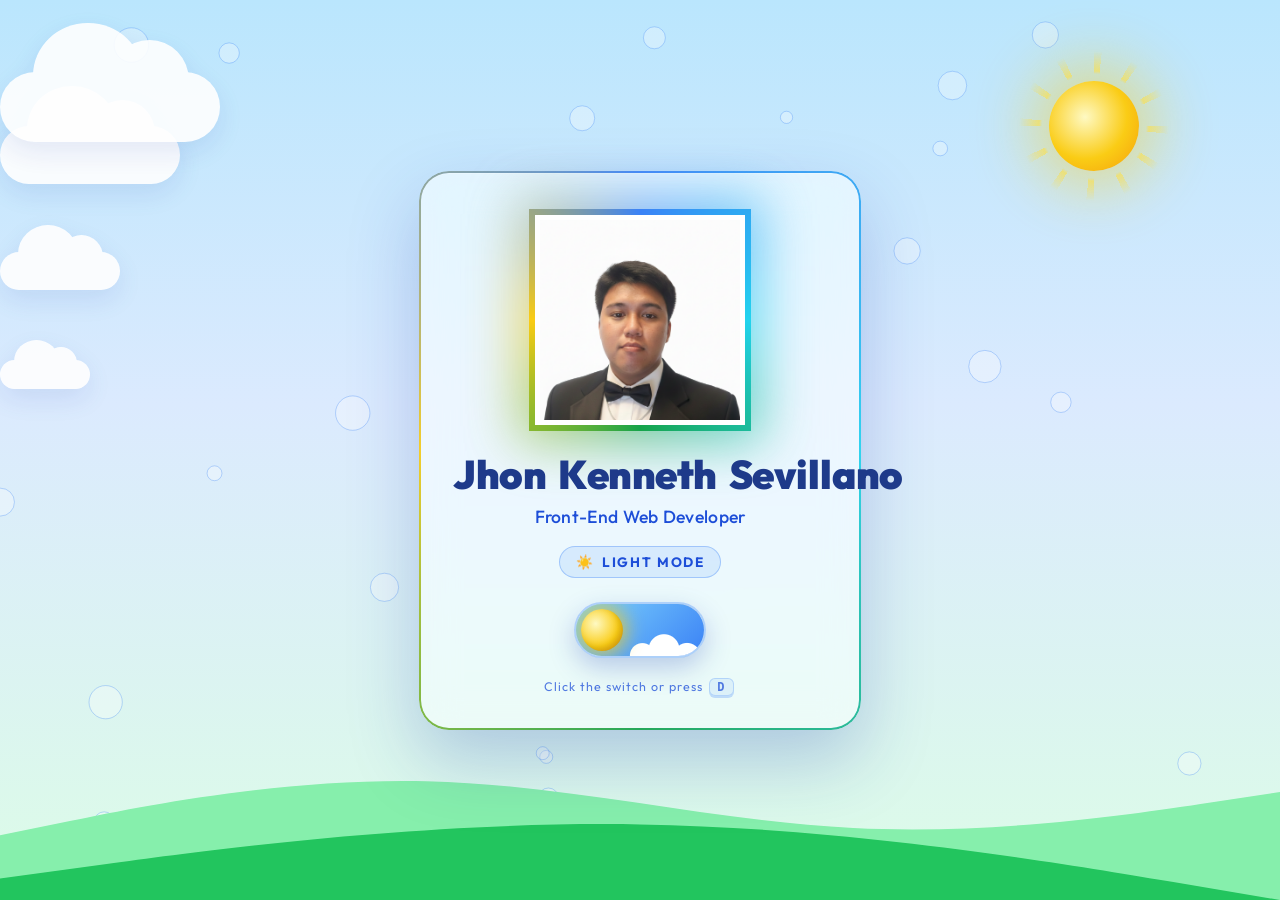
<file: portfolio/projects/Activity5/index.html>
<!DOCTYPE html>
<html lang="en">
<head>
<meta charset="UTF-8">
<meta name="viewport" content="width=device-width, initial-scale=1.0">
<meta name="theme-color" content="#bae6fd">
<title>Jhon Kenneth Sevillano — Light & Dark Mode</title>
<link href="https://fonts.googleapis.com/css2?family=Outfit:wght@300;500;700;900&display=swap" rel="stylesheet">

<!-- set theme before paint (no flash) -->
<script>
  (function(){
    var t;
    try { t = localStorage.getItem('theme'); } catch(e){}
    if (!t) t = matchMedia('(prefers-color-scheme: dark)').matches ? 'dark' : 'light';
    document.documentElement.dataset.theme = t;
  })();
</script>

<style>
  /* ================= THEME TOKENS ================= */
  :root{
    --sky:linear-gradient(180deg,#bae6fd 0%,#dbeafe 45%,#dcfce7 100%);
    --title:#1e3a8a; --text:#14532d; --muted:#1d4ed8; --accent:#3b82f6; --accent2:#16a34a;
    --card:rgba(255,255,255,.55); --card-border:rgba(59,130,246,.35); --card-shadow:rgba(30,64,175,.25);
    --chip:rgba(59,130,246,.12); --img-border:#ffffff;
    --r1:#3b82f6; --r2:#22d3ee; --r3:#16a34a; --r4:#facc15;
    --hill1:#86efac; --hill2:#22c55e;
    color-scheme:light;
  }
  [data-theme="dark"]{
    --sky:linear-gradient(180deg,#020b1a 0%,#0a1f3d 50%,#052e16 100%);
    --title:#e0ecff; --text:#cfe2ff; --muted:#93c5fd; --accent:#60a5fa; --accent2:#4ade80;
    --card:rgba(10,22,40,.55); --card-border:rgba(96,165,250,.3); --card-shadow:rgba(0,0,0,.55);
    --chip:rgba(96,165,250,.14); --img-border:#0b1b33;
    --r1:#60a5fa; --r2:#22d3ee; --r3:#4ade80; --r4:#a78bfa;
    --hill1:#14532d; --hill2:#04210f;
    color-scheme:dark;
  }

  *{margin:0;padding:0;box-sizing:border-box}
  body{
    font-family:'Outfit',Arial,sans-serif;
    min-height:100vh;padding:20px;
    display:grid;place-items:center;text-align:center;
    background:var(--sky);background-attachment:fixed;
    color:var(--text);overflow-x:hidden;perspective:1200px;
    transition:color .6s;
  }
  @keyframes spin{to{transform:rotate(360deg)}}
  @property --ang{syntax:'<angle>';inherits:false;initial-value:0deg}
  @keyframes angSpin{to{--ang:360deg}}

  /* circular reveal (View Transitions API) */
  ::view-transition-old(root),::view-transition-new(root){animation:none;mix-blend-mode:normal}
  ::view-transition-old(root){z-index:1}
  ::view-transition-new(root){z-index:2}

  /* ================= SCENE ================= */
  .scene{position:fixed;inset:0;z-index:0;pointer-events:none;overflow:hidden}
  #sky,#fx{position:absolute;inset:0;width:100%;height:100%}
  #fx{position:fixed;z-index:50;pointer-events:none}

  .sun,.moon{position:absolute;top:9%;right:11%;border-radius:50%;
    transition:transform 1.1s cubic-bezier(.65,0,.35,1),opacity .9s ease}
  .sun{width:90px;height:90px;
    background:radial-gradient(circle at 40% 40%,#fef9c3,#facc15 55%,#f59e0b);
    box-shadow:0 0 60px 18px rgba(250,204,21,.45);animation:sunGlow 4s ease-in-out infinite}
  .sun::before{content:"";position:absolute;inset:-30px;border-radius:50%;
    background:repeating-conic-gradient(rgba(253,224,71,.6) 0 6deg,transparent 6deg 30deg);
    -webkit-mask:radial-gradient(circle,transparent 52px,#000 55px,transparent 75px);
            mask:radial-gradient(circle,transparent 52px,#000 55px,transparent 75px);
    animation:spin 22s linear infinite}
  @keyframes sunGlow{50%{box-shadow:0 0 90px 30px rgba(250,204,21,.55)}}

  .moon{width:80px;height:80px;opacity:0;transform:translateY(70vh) rotate(-90deg) scale(.6);
    background:
      radial-gradient(circle at 30% 35%,#cbd5e1 0 8px,transparent 9px),
      radial-gradient(circle at 62% 62%,#cbd5e1 0 12px,transparent 13px),
      radial-gradient(circle at 72% 28%,#cbd5e1 0 5px,transparent 6px),
      radial-gradient(circle at 40% 40%,#f8fafc,#e2e8f0 70%,#cbd5e1);
    box-shadow:0 0 50px 12px rgba(191,219,254,.35),inset -10px -8px 0 rgba(148,163,184,.35)}
  [data-theme="dark"] .sun{opacity:0;transform:translateY(70vh) rotate(90deg) scale(.6)}
  [data-theme="dark"] .moon{opacity:1;transform:none}

  .cloud{position:absolute;left:0;width:var(--w);height:calc(var(--w) * .32);top:var(--t);
    background:#fff;border-radius:999px;opacity:.9;
    filter:drop-shadow(0 10px 14px rgba(30,64,175,.12));
    animation:drift var(--d) linear infinite;animation-delay:var(--dl);
    transition:opacity .9s}
  .cloud::before,.cloud::after{content:"";position:absolute;background:inherit;border-radius:50%}
  .cloud::before{width:50%;height:150%;left:15%;top:-70%}
  .cloud::after{width:36%;height:115%;left:50%;top:-45%}
  @keyframes drift{from{translate:-30vw 0}to{translate:130vw 0}}
  [data-theme="dark"] .cloud{opacity:0}

  .hills{position:absolute;bottom:0;left:0;width:100%;height:24vh}
  .hills path{transition:fill 1s}
  .hills .h1{fill:var(--hill1)}
  .hills .h2{fill:var(--hill2)}

  /* ================= CARD ================= */
  .card{
    --mx:50%;--my:50%;
    position:relative;z-index:1;isolation:isolate;
    width:min(440px,92vw);padding:2.6rem 2rem 2rem;border-radius:28px;
    background:var(--card);
    backdrop-filter:blur(18px) saturate(140%);-webkit-backdrop-filter:blur(18px) saturate(140%);
    border:1px solid var(--card-border);
    box-shadow:0 30px 70px var(--card-shadow),inset 0 1px 0 rgba(255,255,255,.25);
    transform-style:preserve-3d;will-change:transform;
    transition:background .6s,border-color .6s,box-shadow .6s;
    animation:cardIn 1.1s cubic-bezier(.2,.8,.2,1) backwards;
  }
  @keyframes cardIn{from{opacity:0;transform:translateY(60px) rotateX(25deg) scale(.9);filter:blur(10px)}}
  .card::before{content:"";position:absolute;inset:-2px;border-radius:30px;z-index:-1;padding:2px;
    background:conic-gradient(from var(--ang),var(--r1),var(--r2),var(--r3),var(--r4),var(--r1));
    -webkit-mask:linear-gradient(#000 0 0) content-box,linear-gradient(#000 0 0);
    -webkit-mask-composite:xor;mask-composite:exclude;
    animation:angSpin 6s linear infinite;opacity:.9}
  .spot{position:absolute;inset:0;border-radius:28px;pointer-events:none;z-index:-1;
    background:radial-gradient(360px circle at var(--mx) var(--my),rgba(96,165,250,.22),transparent 60%);
    opacity:0;transition:opacity .4s}
  .card:hover .spot{opacity:1}

  /* ---------- morphing photo ---------- */
  .photo{position:relative;width:210px;aspect-ratio:1;margin:0 auto 1.5rem;
    transform:translateZ(50px);
    animation:morph 9s ease-in-out infinite,float 6s ease-in-out infinite,pop .9s cubic-bezier(.2,1.5,.4,1) .3s backwards}
  @keyframes morph{
    0%,100%{border-radius:42% 58% 63% 37% / 41% 44% 56% 59%}
    33%{border-radius:63% 37% 38% 62% / 55% 61% 39% 45%}
    66%{border-radius:38% 62% 52% 48% / 62% 38% 62% 38%}}
  @keyframes float{50%{translate:0 -10px}}
  @keyframes pop{from{opacity:0;scale:.3}}
  .photo::before{content:"";position:absolute;inset:-18px;border-radius:inherit;z-index:-1;
    background:conic-gradient(from var(--ang),var(--r1),var(--r2),var(--r3),var(--r4),var(--r1));
    filter:blur(26px);opacity:.6;animation:angSpin 5s linear infinite}
  .photo-ring{position:absolute;inset:-6px;border-radius:inherit;
    background:conic-gradient(from var(--ang),var(--r1),var(--r2),var(--r3),var(--r4),var(--r1));
    animation:angSpin 4s linear infinite}
  .photo img{position:relative;display:block;width:100%;height:100%;object-fit:cover;
    border-radius:inherit;border:5px solid var(--img-border);
    background:linear-gradient(135deg,#1e40af,#16a34a);
    transition:transform .5s cubic-bezier(.2,1.4,.4,1),filter .4s,border-color .6s}
  .photo:hover img{transform:scale(1.06) rotate(-3deg);filter:saturate(125%)}

  /* ---------- text ---------- */
  h1{font-size:clamp(1.7rem,6vw,2.5rem);font-weight:900;letter-spacing:-.5px;white-space:nowrap;transform:translateZ(35px)}
  h1 .ch{display:inline-block;color:var(--title);min-width:.3em;transition:color .6s;
    animation:drop .9s cubic-bezier(.2,1.5,.4,1) calc(.5s + var(--i) * 45ms) backwards,
              wave 5s ease-in-out calc(2s + var(--i) * 80ms) infinite}
  @keyframes drop{from{opacity:0;transform:translateY(-60px) rotate(-25deg) scale(.3);filter:blur(6px)}}
  @keyframes wave{
    0%,30%,100%{transform:none;text-shadow:none}
    8%{transform:translateY(-7px);color:var(--accent);text-shadow:0 0 16px var(--accent)}
    16%{transform:none;color:var(--accent2)}}

  .role{margin:.4rem 0 1.1rem;font-size:1.1rem;font-weight:500;color:var(--muted);letter-spacing:.3px;
    transform:translateZ(25px);transition:color .6s;animation:rise .7s 1.1s backwards}
  @keyframes rise{from{opacity:0;transform:translateY(16px)}}

  .mode-chip{display:inline-flex;align-items:center;gap:.5rem;padding:.4rem 1rem;border-radius:999px;
    background:var(--chip);border:1px solid var(--card-border);font-weight:700;font-size:.85rem;
    letter-spacing:.12em;text-transform:uppercase;color:var(--muted);perspective:400px;
    transform:translateZ(25px);transition:background .6s,color .6s;animation:rise .7s 1.25s backwards}
  .mode-chip .flip{display:inline-block}
  .mode-chip.flipping .flip{animation:flip .45s ease-in-out}
  .mode-chip.flipping #modeIcon{animation:iconSpin .6s cubic-bezier(.2,1.4,.4,1)}
  @keyframes flip{50%{transform:rotateX(90deg);opacity:0}}
  @keyframes iconSpin{from{transform:rotate(-180deg) scale(0)}}

  /* ================= DAY/NIGHT SWITCH ================= */
  .switch-wrap{margin-top:1.5rem;transform:translateZ(40px);animation:rise .7s 1.4s backwards}
  .switch{position:relative;width:132px;height:56px;padding:0;border-radius:999px;cursor:pointer;
    overflow:hidden;border:2px solid var(--card-border);background:none;
    box-shadow:0 10px 26px var(--card-shadow),inset 0 3px 8px rgba(0,0,0,.25);
    transition:transform .3s cubic-bezier(.2,1.4,.4,1),box-shadow .3s}
  .switch:hover{transform:scale(1.07);box-shadow:0 14px 34px rgba(96,165,250,.5),inset 0 3px 8px rgba(0,0,0,.25)}
  .switch:active{transform:scale(.96)}
  .switch:focus-visible{outline:3px solid var(--accent2);outline-offset:4px}
  .switch::before,.switch::after{content:"";position:absolute;inset:0;transition:opacity .6s}
  .switch::before{background:linear-gradient(135deg,#7dd3fc,#3b82f6)}
  .switch::after{background:linear-gradient(135deg,#0b1b33,#1e3a8a);opacity:0}
  [data-theme="dark"] .switch::after{opacity:1}

  .sw-clouds{position:absolute;z-index:1;right:4px;bottom:-8px;width:72px;height:42px;
    background:
      radial-gradient(circle at 20% 80%,#fff 0 12px,transparent 13px),
      radial-gradient(circle at 50% 66%,#fff 0 15px,transparent 16px),
      radial-gradient(circle at 82% 82%,#fff 0 13px,transparent 14px);
    transition:transform .6s cubic-bezier(.2,1.4,.4,1),opacity .5s}
  [data-theme="dark"] .sw-clouds{transform:translateY(40px);opacity:0}

  .sw-stars{position:absolute;z-index:1;inset:0;opacity:0;transform:translateY(-16px);
    transition:transform .6s cubic-bezier(.2,1.4,.4,1),opacity .5s}
  [data-theme="dark"] .sw-stars{opacity:1;transform:none}
  .sw-stars i{position:absolute;width:3px;height:3px;border-radius:50%;background:#fff;
    box-shadow:0 0 6px #fff;animation:twinkle 1.4s ease-in-out infinite alternate}
  .sw-stars i:nth-child(1){left:16px;top:12px}
  .sw-stars i:nth-child(2){left:34px;top:30px;animation-delay:.3s}
  .sw-stars i:nth-child(3){left:22px;top:38px;width:2px;height:2px;animation-delay:.6s}
  .sw-stars i:nth-child(4){left:52px;top:14px;width:2px;height:2px;animation-delay:.9s}
  .sw-stars i:nth-child(5){left:58px;top:36px;animation-delay:.45s}
  @keyframes twinkle{to{opacity:.2;transform:scale(.5)}}

  .knob{position:absolute;z-index:2;top:5px;left:5px;width:42px;height:42px;border-radius:50%;
    background:radial-gradient(circle at 35% 35%,#fef9c3,#facc15 60%,#f59e0b);
    box-shadow:0 0 18px 4px rgba(250,204,21,.7),inset -3px -3px 6px rgba(0,0,0,.15);
    transition:transform .75s cubic-bezier(.68,-.45,.27,1.45),background .6s,box-shadow .6s}
  [data-theme="dark"] .knob{transform:translateX(76px) rotate(360deg);
    background:radial-gradient(circle at 35% 35%,#f8fafc,#e2e8f0 65%,#cbd5e1);
    box-shadow:0 0 18px 4px rgba(191,219,254,.6),inset -4px -3px 0 rgba(148,163,184,.4)}
  .crater{position:absolute;border-radius:50%;background:#94a3b8;opacity:0;transform:scale(0);
    transition:opacity .4s .25s,transform .4s .25s cubic-bezier(.2,1.6,.4,1)}
  .crater.c1{width:10px;height:10px;top:8px;left:20px}
  .crater.c2{width:6px;height:6px;top:23px;left:9px}
  .crater.c3{width:8px;height:8px;top:26px;left:24px}
  [data-theme="dark"] .crater{opacity:.75;transform:none}

  .hint{margin-top:1.1rem;font-size:.78rem;letter-spacing:.08em;color:var(--muted);opacity:.75;animation:rise .7s 1.55s backwards}
  kbd{display:inline-block;padding:.05rem .45rem;margin:0 .15rem;border-radius:6px;font:700 .75rem monospace;
    background:var(--chip);border:1px solid var(--card-border);box-shadow:0 2px 0 var(--card-border)}

  /* ================= RESPONSIVE ================= */
  @media (max-width:768px){
    .sun{width:70px;height:70px;right:8%}
    .sun::before{-webkit-mask:radial-gradient(circle,transparent 42px,#000 45px,transparent 65px);mask:radial-gradient(circle,transparent 42px,#000 45px,transparent 65px)}
    .moon{width:62px;height:62px;right:8%}
  }
  @media (max-width:480px){
    body{padding:15px}
    .card{padding:2.1rem 1.3rem 1.7rem}
    .photo{width:170px}
    .role{font-size:.95rem}
    .sun,.moon{top:5%;right:6%;width:54px;height:54px}
    .sun::before{inset:-20px;-webkit-mask:radial-gradient(circle,transparent 30px,#000 33px,transparent 47px);mask:radial-gradient(circle,transparent 30px,#000 33px,transparent 47px)}
  }
  @media (prefers-reduced-motion:reduce){
    *,*::before,*::after{animation:none!important;transition-duration:.01ms!important}
  }
</style>
</head>

<body>
  <!-- animated scene -->
  <div class="scene" aria-hidden="true">
    <canvas id="sky"></canvas>
    <div class="sun"></div>
    <div class="moon"></div>
    <div class="cloud" style="--w:180px;--t:14%;--d:70s;--dl:-10s"></div>
    <div class="cloud" style="--w:120px;--t:28%;--d:55s;--dl:-35s"></div>
    <div class="cloud" style="--w:220px;--t:8%;--d:90s;--dl:-60s"></div>
    <div class="cloud" style="--w:90px;--t:40%;--d:45s;--dl:-20s"></div>
    <svg class="hills" viewBox="0 0 1440 320" preserveAspectRatio="none">
      <path class="h1" d="M0,224L80,202.7C160,181,320,139,480,144C640,149,800,203,960,213.3C1120,224,1280,192,1360,176L1440,160L1440,320L0,320Z"/>
      <path class="h2" d="M0,288L120,266.7C240,245,480,203,720,208C960,213,1200,267,1320,293.3L1440,320L0,320Z"/>
    </svg>
  </div>
  <canvas id="fx" aria-hidden="true"></canvas>

  <main class="card" id="card">
    <div class="spot"></div>

    <div class="photo">
      <div class="photo-ring"></div>
      <img src="../../pic/profile.png" alt="Marlou Lecera"
           onerror="this.onerror=null;this.src='data:image/svg+xml;utf8,<svg xmlns=%22http://www.w3.org/2000/svg%22 width=%22300%22 height=%22300%22><rect width=%22300%22 height=%22300%22 fill=%22%231e40af%22/><text x=%2250%25%22 y=%2258%25%22 font-size=%22120%22 fill=%22white%22 font-family=%22sans-serif%22 text-anchor=%22middle%22>ML</text></svg>'">
    </div>

    <h1 id="name">Jhon Kenneth Sevillano</h1>
    <p class="role">Front-End Web Developer</p>

    <div class="mode-chip" id="modeChip">
      <span class="flip" id="modeIcon">☀️</span>
      <span class="flip" id="modeLabel" aria-live="polite">Light Mode</span>
    </div>

    <div class="switch-wrap">
      <button class="switch" id="themeToggle" role="switch" aria-checked="false" aria-label="Toggle dark mode">
        <span class="sw-stars"><i></i><i></i><i></i><i></i><i></i></span>
        <span class="sw-clouds"></span>
        <span class="knob"><span class="crater c1"></span><span class="crater c2"></span><span class="crater c3"></span></span>
      </button>
    </div>

    <p class="hint">Click the switch or press <kbd>D</kbd></p>
  </main>

<script>
const $ = s => document.querySelector(s), $$ = s => document.querySelectorAll(s);
const root = document.documentElement;
const reduce = matchMedia('(prefers-reduced-motion: reduce)').matches;
const finePointer = matchMedia('(hover:hover) and (pointer:fine)').matches;
const isDark = () => root.dataset.theme === 'dark';

/* ---------- split name into letters ---------- */
const nameEl = $('#name'), nameText = nameEl.textContent.trim();
nameEl.textContent = ''; nameEl.setAttribute('aria-label', nameText);
[...nameText].forEach((ch, i) => {
  const s = document.createElement('span');
  s.className = 'ch'; s.style.setProperty('--i', i); s.setAttribute('aria-hidden', 'true');
  s.textContent = ch === ' ' ? '\u00A0' : ch;
  nameEl.appendChild(s);
});

/* ---------- theme ---------- */
const toggle = $('#themeToggle'), chip = $('#modeChip'),
      label = $('#modeLabel'), icon = $('#modeIcon'), metaTheme = $('meta[name="theme-color"]');

function syncUI(animate) {
  const dark = isDark();
  toggle.setAttribute('aria-checked', dark);
  metaTheme.content = dark ? '#020b1a' : '#bae6fd';
  const update = () => { label.textContent = dark ? 'Dark Mode' : 'Light Mode'; icon.textContent = dark ? '🌙' : '☀️'; };
  if (!animate) return update();
  chip.classList.remove('flipping'); void chip.offsetWidth; chip.classList.add('flipping');
  setTimeout(update, 220);
}
function applyTheme(t) {
  root.dataset.theme = t;
  try { localStorage.setItem('theme', t); } catch (e) {}
  syncUI(true);
}
syncUI(false);

let busy = false;
function switchTheme() {
  if (busy) return;
  const next = isDark() ? 'light' : 'dark';
  const r = toggle.getBoundingClientRect(), x = r.left + r.width / 2, y = r.top + r.height / 2;
  const sparkle = () => burst(x, y, 60, next === 'dark'
    ? ['#e0f2fe', '#93c5fd', '#60a5fa', '#ffffff', '#a5b4fc']
    : ['#fde047', '#facc15', '#fb923c', '#4ade80', '#ffffff']);

  if (!document.startViewTransition || reduce) { applyTheme(next); sparkle(); return; }

  busy = true;
  const radius = Math.hypot(Math.max(x, innerWidth - x), Math.max(y, innerHeight - y));
  const vt = document.startViewTransition(() => applyTheme(next));
  vt.ready.then(() => {
    root.animate(
      { clipPath: [`circle(0px at ${x}px ${y}px)`, `circle(${radius}px at ${x}px ${y}px)`] },
      { duration: 850, easing: 'cubic-bezier(.65,0,.35,1)', pseudoElement: '::view-transition-new(root)' }
    );
    sparkle();
  });
  vt.finished.finally(() => busy = false);
}
toggle.addEventListener('click', switchTheme);
addEventListener('keydown', e => {
  if (e.key.toLowerCase() !== 'd' || e.ctrlKey || e.metaKey || e.altKey || e.repeat) return;
  if (/input|textarea|select/i.test(document.activeElement.tagName)) return;
  switchTheme();
});

/* ---------- mouse, tilt & spotlight ---------- */
const mouse = { x: innerWidth / 2, y: innerHeight / 2, in: false };
addEventListener('mousemove', e => { mouse.x = e.clientX; mouse.y = e.clientY; mouse.in = true; });
document.addEventListener('mouseleave', () => mouse.in = false);
const card = $('#card');
let tx = 0, ty = 0;

/* ---------- canvases ---------- */
const sky = $('#sky'), sctx = sky.getContext('2d');
const fx = $('#fx'), fctx = fx.getContext('2d');
let W, H, stars = [], flies = [], bubbles = [], shooters = [], sparks = [];
const rnd = Math.random;

function init() {
  W = sky.width = fx.width = innerWidth;
  H = sky.height = fx.height = innerHeight;
  stars = Array.from({ length: Math.min(180, W * H / 8000 | 0) }, () =>
    ({ x: rnd() * W, y: rnd() * H * .75, r: rnd() * 1.4 + .3, ph: rnd() * 6.28, sp: rnd() * 2 + .5 }));
  flies = Array.from({ length: 22 }, () =>
    ({ x: rnd() * W, y: H * .55 + rnd() * H * .45, vx: (rnd() - .5) * .5, vy: (rnd() - .5) * .3, ph: rnd() * 6.28 }));
  bubbles = Array.from({ length: 26 }, () =>
    ({ x: rnd() * W, y: rnd() * H, r: rnd() * 14 + 4, vy: -(rnd() * .4 + .15), ph: rnd() * 6.28 }));
}
addEventListener('resize', init); init();

function burst(x, y, n, palette) {
  if (reduce) return;
  for (let i = 0; i < n; i++) {
    const a = rnd() * Math.PI * 2, sp = rnd() * 7 + 2;
    sparks.push({ x, y, vx: Math.cos(a) * sp, vy: Math.sin(a) * sp - 2, life: 1,
      decay: .012 + rnd() * .015, size: rnd() * 3 + 1.2, c: palette[rnd() * palette.length | 0] });
  }
}

let mix = isDark() ? 1 : 0;
function loop(now) {
  const t = now / 1000;
  mix += ((isDark() ? 1 : 0) - mix) * .04;

  /* --- tilt + spotlight --- */
  if (finePointer && !reduce) {
    const r = card.getBoundingClientRect();
    const over = mouse.in && mouse.x > r.left && mouse.x < r.right && mouse.y > r.top && mouse.y < r.bottom;
    const x = (mouse.x - r.left) / r.width - .5, y = (mouse.y - r.top) / r.height - .5;
    tx += ((over ? x * 14 : 0) - tx) * .08;
    ty += ((over ? -y * 14 : 0) - ty) * .08;
    card.style.transform = `rotateY(${tx}deg) rotateX(${ty}deg)`;
    card.style.setProperty('--mx', (x + .5) * 100 + '%');
    card.style.setProperty('--my', (y + .5) * 100 + '%');
  }

  /* --- sky --- */
  sctx.clearRect(0, 0, W, H);
  const ox = (mouse.x / W - .5) * -16, oy = (mouse.y / H - .5) * -10;

  if (mix > .01) {
    for (const s of stars) {
      sctx.globalAlpha = mix * (.3 + .7 * Math.abs(Math.sin(t * s.sp + s.ph)));
      sctx.fillStyle = '#fff';
      sctx.beginPath(); sctx.arc(s.x + ox, s.y + oy, s.r, 0, 7); sctx.fill();
    }
    if (mix > .8 && !reduce && rnd() < .005)
      shooters.push({ x: W * (.3 + rnd() * .7), y: rnd() * H * .3, vx: -(7 + rnd() * 5), vy: 3 + rnd() * 2, life: 1 });
    shooters = shooters.filter(s => s.life > 0);
    for (const s of shooters) {
      s.x += s.vx; s.y += s.vy; s.life -= .018;
      const g = sctx.createLinearGradient(s.x, s.y, s.x - s.vx * 12, s.y - s.vy * 12);
      g.addColorStop(0, `rgba(255,255,255,${s.life * mix})`); g.addColorStop(1, 'rgba(147,197,253,0)');
      sctx.globalAlpha = 1; sctx.strokeStyle = g; sctx.lineWidth = 2;
      sctx.beginPath(); sctx.moveTo(s.x, s.y); sctx.lineTo(s.x - s.vx * 12, s.y - s.vy * 12); sctx.stroke();
    }
    for (const f of flies) {
      f.x += f.vx + Math.sin(t + f.ph) * .3; f.y += f.vy + Math.cos(t * .8 + f.ph) * .25;
      if (f.x < -10) f.x = W + 10; if (f.x > W + 10) f.x = -10;
      if (f.y < H * .45) f.vy = Math.abs(f.vy); if (f.y > H) f.vy = -Math.abs(f.vy);
      const a = mix * (.25 + .75 * Math.sin(t * 2 + f.ph) ** 2);
      const g = sctx.createRadialGradient(f.x, f.y, 0, f.x, f.y, 10);
      g.addColorStop(0, `rgba(190,255,170,${a})`); g.addColorStop(.3, `rgba(74,222,128,${a * .6})`); g.addColorStop(1, 'rgba(74,222,128,0)');
      sctx.globalAlpha = 1; sctx.fillStyle = g;
      sctx.beginPath(); sctx.arc(f.x, f.y, 10, 0, 7); sctx.fill();
    }
  }
  if (mix < .99) {
    for (const b of bubbles) {
      b.y += b.vy; b.x += Math.sin(t + b.ph) * .3;
      if (b.y < -30) { b.y = H + 30; b.x = rnd() * W; }
      sctx.globalAlpha = 1 - mix;
      sctx.fillStyle = 'rgba(255,255,255,.3)'; sctx.strokeStyle = 'rgba(59,130,246,.3)'; sctx.lineWidth = 1;
      sctx.beginPath(); sctx.arc(b.x - ox, b.y - oy, b.r, 0, 7); sctx.fill(); sctx.stroke();
    }
  }
  sctx.globalAlpha = 1;

  /* --- sparks --- */
  fctx.clearRect(0, 0, W, H);
  sparks = sparks.filter(s => s.life > 0);
  for (const s of sparks) {
    s.x += s.vx; s.y += s.vy; s.vx *= .97; s.vy = s.vy * .97 + .12; s.life -= s.decay;
    fctx.globalAlpha = Math.max(0, s.life); fctx.fillStyle = s.c;
    fctx.shadowBlur = 10; fctx.shadowColor = s.c;
    fctx.beginPath(); fctx.arc(s.x, s.y, s.size, 0, 7); fctx.fill();
  }
  fctx.shadowBlur = 0; fctx.globalAlpha = 1;

  requestAnimationFrame(loop);
}
requestAnimationFrame(loop);
</script>
</body>
</html>
</file>
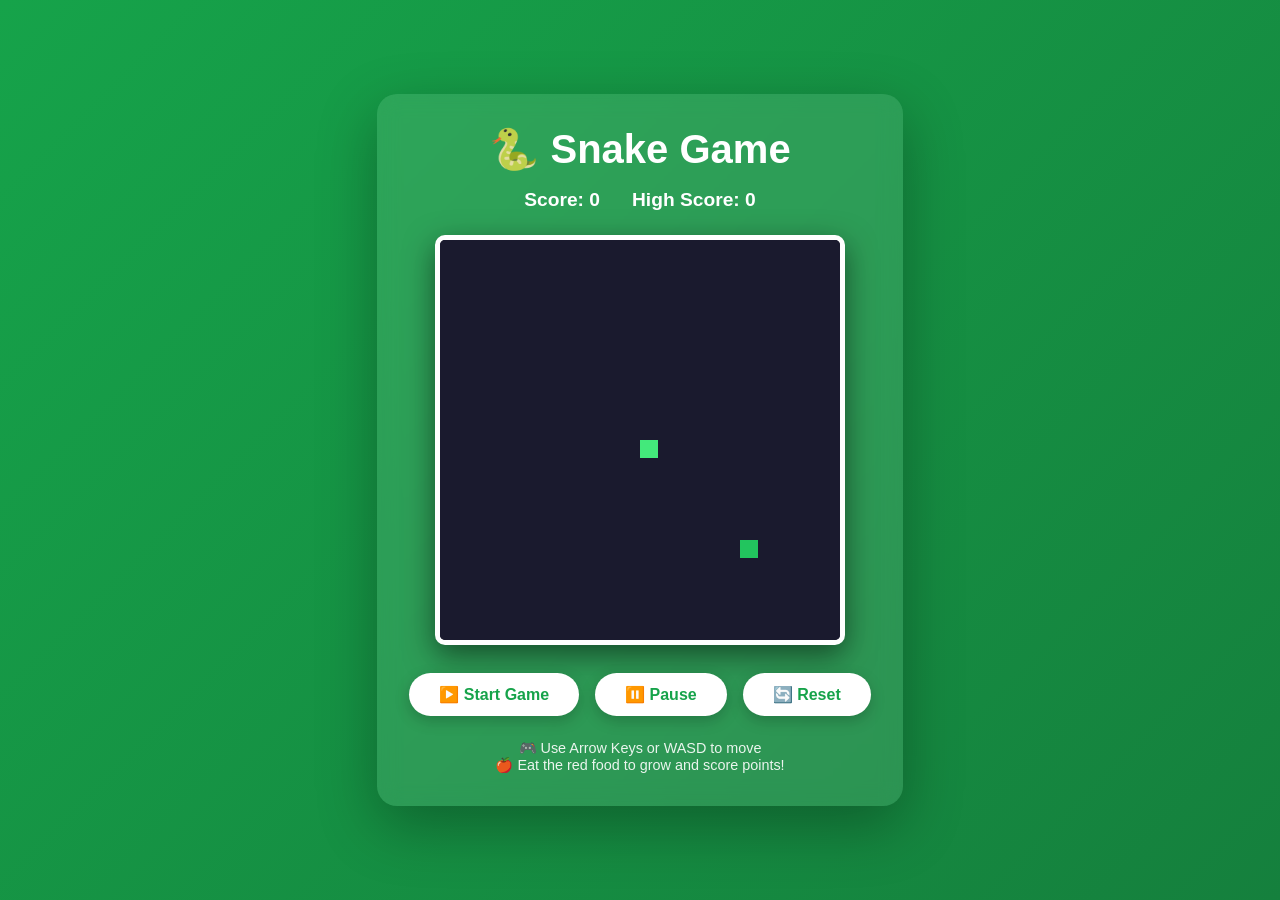
<file: portfolio/projects/snake-game/index.html>
<!DOCTYPE html>
<html lang="en">
<head>
    <meta charset="UTF-8">
    <meta name="viewport" content="width=device-width, initial-scale=1.0">
    <title>Classic Snake Game | Zhiermie D. Briones</title>
    <style>
        * {
            margin: 0;
            padding: 0;
            box-sizing: border-box;
        }

        body {
            font-family: 'Segoe UI', Tahoma, Geneva, Verdana, sans-serif;
            background: linear-gradient(135deg, #16a34a 0%, #15803d 100%);
            min-height: 100vh;
            display: flex;
            flex-direction: column;
            align-items: center;
            justify-content: center;
            padding: 20px;
            color: white;
        }

        .game-container {
            text-align: center;
            background: rgba(255, 255, 255, 0.1);
            backdrop-filter: blur(10px);
            padding: 2rem;
            border-radius: 20px;
            box-shadow: 0 20px 60px rgba(0, 0, 0, 0.3);
        }

        h1 {
            font-size: 2.5rem;
            margin-bottom: 1rem;
        }

        .score-board {
            display: flex;
            gap: 2rem;
            justify-content: center;
            margin-bottom: 1.5rem;
            font-size: 1.2rem;
            font-weight: 600;
        }

        canvas {
            border: 5px solid white;
            border-radius: 10px;
            background: #1a1a2e;
            box-shadow: 0 10px 30px rgba(0, 0, 0, 0.5);
        }

        .controls {
            margin-top: 1.5rem;
            display: flex;
            gap: 1rem;
            justify-content: center;
            flex-wrap: wrap;
        }

        button {
            padding: 12px 30px;
            background: white;
            color: #16a34a;
            border: none;
            border-radius: 25px;
            font-size: 1rem;
            font-weight: 600;
            cursor: pointer;
            transition: all 0.3s ease;
            box-shadow: 0 5px 15px rgba(0, 0, 0, 0.2);
        }

        button:hover {
            transform: translateY(-3px);
            box-shadow: 0 8px 25px rgba(0, 0, 0, 0.3);
        }

        .instructions {
            margin-top: 1.5rem;
            font-size: 0.9rem;
            opacity: 0.9;
        }

        .game-over {
            display: none;
            position: fixed;
            top: 50%;
            left: 50%;
            transform: translate(-50%, -50%);
            background: white;
            color: #16a34a;
            padding: 3rem;
            border-radius: 20px;
            text-align: center;
            box-shadow: 0 20px 60px rgba(0, 0, 0, 0.5);
            z-index: 1000;
        }

        .game-over.show {
            display: block;
            animation: popIn 0.5s ease;
        }

        @keyframes popIn {
            0% { transform: translate(-50%, -50%) scale(0); }
            100% { transform: translate(-50%, -50%) scale(1); }
        }

        @media (max-width: 768px) {
            h1 {
                font-size: 2rem;
            }

            canvas {
                width: 100%;
                max-width: 400px;
                height: auto;
            }
        }
    </style>
</head>
<body>
    <div class="game-container">
        <h1>🐍 Snake Game</h1>
        
        <div class="score-board">
            <div>Score: <span id="score">0</span></div>
            <div>High Score: <span id="highScore">0</span></div>
        </div>

        <canvas id="gameCanvas" width="400" height="400"></canvas>

        <div class="controls">
            <button onclick="startGame()">▶️ Start Game</button>
            <button onclick="pauseGame()">⏸️ Pause</button>
            <button onclick="resetGame()">🔄 Reset</button>
        </div>

        <div class="instructions">
            <p>🎮 Use Arrow Keys or WASD to move</p>
            <p>🍎 Eat the red food to grow and score points!</p>
        </div>
    </div>

    <div class="game-over" id="gameOver">
        <h2>🎮 Game Over!</h2>
        <p style="font-size: 1.5rem; margin: 1rem 0;">Final Score: <strong id="finalScore">0</strong></p>
        <button onclick="resetGame()">Play Again</button>
    </div>

    <script>
        const canvas = document.getElementById('gameCanvas');
        const ctx = canvas.getContext('2d');
        const gridSize = 20;
        const tileCount = canvas.width / gridSize;

        let snake = [{x: 10, y: 10}];
        let food = {x: 15, y: 15};
        let dx = 0;
        let dy = 0;
        let score = 0;
        let highScore = localStorage.getItem('snakeHighScore') || 0;
        let gameLoop;
        let gameRunning = false;
        let gamePaused = false;

        document.getElementById('highScore').textContent = highScore;

        // Controls
        document.addEventListener('keydown', changeDirection);

        function changeDirection(event) {
            const key = event.key;
            const LEFT = 37, UP = 38, RIGHT = 39, DOWN = 40;
            const A = 65, W = 87, D = 68, S = 83;

            if (!gameRunning) return;

            if ((key === 'ArrowLeft' || key === 'a' || key === 'A' || event.keyCode === LEFT || event.keyCode === A) && dx === 0) {
                dx = -1;
                dy = 0;
            }
            if ((key === 'ArrowUp' || key === 'w' || key === 'W' || event.keyCode === UP || event.keyCode === W) && dy === 0) {
                dx = 0;
                dy = -1;
            }
            if ((key === 'ArrowRight' || key === 'd' || key === 'D' || event.keyCode === RIGHT || event.keyCode === D) && dx === 0) {
                dx = 1;
                dy = 0;
            }
            if ((key === 'ArrowDown' || key === 's' || key === 'S' || event.keyCode === DOWN || event.keyCode === S) && dy === 0) {
                dx = 0;
                dy = 1;
            }
        }

        function startGame() {
            if (gameRunning && !gamePaused) return;
            
            if (!gameRunning) {
                snake = [{x: 10, y: 10}];
                dx = 1;
                dy = 0;
                score = 0;
                document.getElementById('score').textContent = score;
                generateFood();
            }

            gameRunning = true;
            gamePaused = false;
            document.getElementById('gameOver').classList.remove('show');
            
            if (gameLoop) clearInterval(gameLoop);
            gameLoop = setInterval(update, 100);
        }

        function pauseGame() {
            if (!gameRunning) return;
            gamePaused = !gamePaused;
            
            if (gamePaused) {
                clearInterval(gameLoop);
            } else {
                gameLoop = setInterval(update, 100);
            }
        }

        function resetGame() {
            clearInterval(gameLoop);
            gameRunning = false;
            gamePaused = false;
            snake = [{x: 10, y: 10}];
            dx = 0;
            dy = 0;
            score = 0;
            document.getElementById('score').textContent = score;
            document.getElementById('gameOver').classList.remove('show');
            drawGame();
        }

        function update() {
            if (gamePaused) return;

            // Move snake
            const head = {x: snake[0].x + dx, y: snake[0].y + dy};

            // Check wall collision
            if (head.x < 0 || head.x >= tileCount || head.y < 0 || head.y >= tileCount) {
                gameOver();
                return;
            }

            // Check self collision
            for (let segment of snake) {
                if (head.x === segment.x && head.y === segment.y) {
                    gameOver();
                    return;
                }
            }

            snake.unshift(head);

            // Check food collision
            if (head.x === food.x && head.y === food.y) {
                score++;
                document.getElementById('score').textContent = score;
                
                if (score > highScore) {
                    highScore = score;
                    localStorage.setItem('snakeHighScore', highScore);
                    document.getElementById('highScore').textContent = highScore;
                }
                
                generateFood();
            } else {
                snake.pop();
            }

            drawGame();
        }

        function drawGame() {
            // Clear canvas
            ctx.fillStyle = '#1a1a2e';
            ctx.fillRect(0, 0, canvas.width, canvas.height);

            // Draw snake
            snake.forEach((segment, index) => {
                ctx.fillStyle = index === 0 ? '#43e97b' : '#38f9d7';
                ctx.fillRect(segment.x * gridSize, segment.y * gridSize, gridSize - 2, gridSize - 2);
            });

            // Draw food
            ctx.fillStyle = '#22c55e';
            ctx.fillRect(food.x * gridSize, food.y * gridSize, gridSize - 2, gridSize - 2);
        }

        function generateFood() {
            food = {
                x: Math.floor(Math.random() * tileCount),
                y: Math.floor(Math.random() * tileCount)
            };

            // Make sure food doesn't spawn on snake
            for (let segment of snake) {
                if (food.x === segment.x && food.y === segment.y) {
                    generateFood();
                    return;
                }
            }
        }

        function gameOver() {
            clearInterval(gameLoop);
            gameRunning = false;
            document.getElementById('finalScore').textContent = score;
            document.getElementById('gameOver').classList.add('show');
        }

        // Initial draw
        drawGame();
    </script>
</body>
</html>
</file>
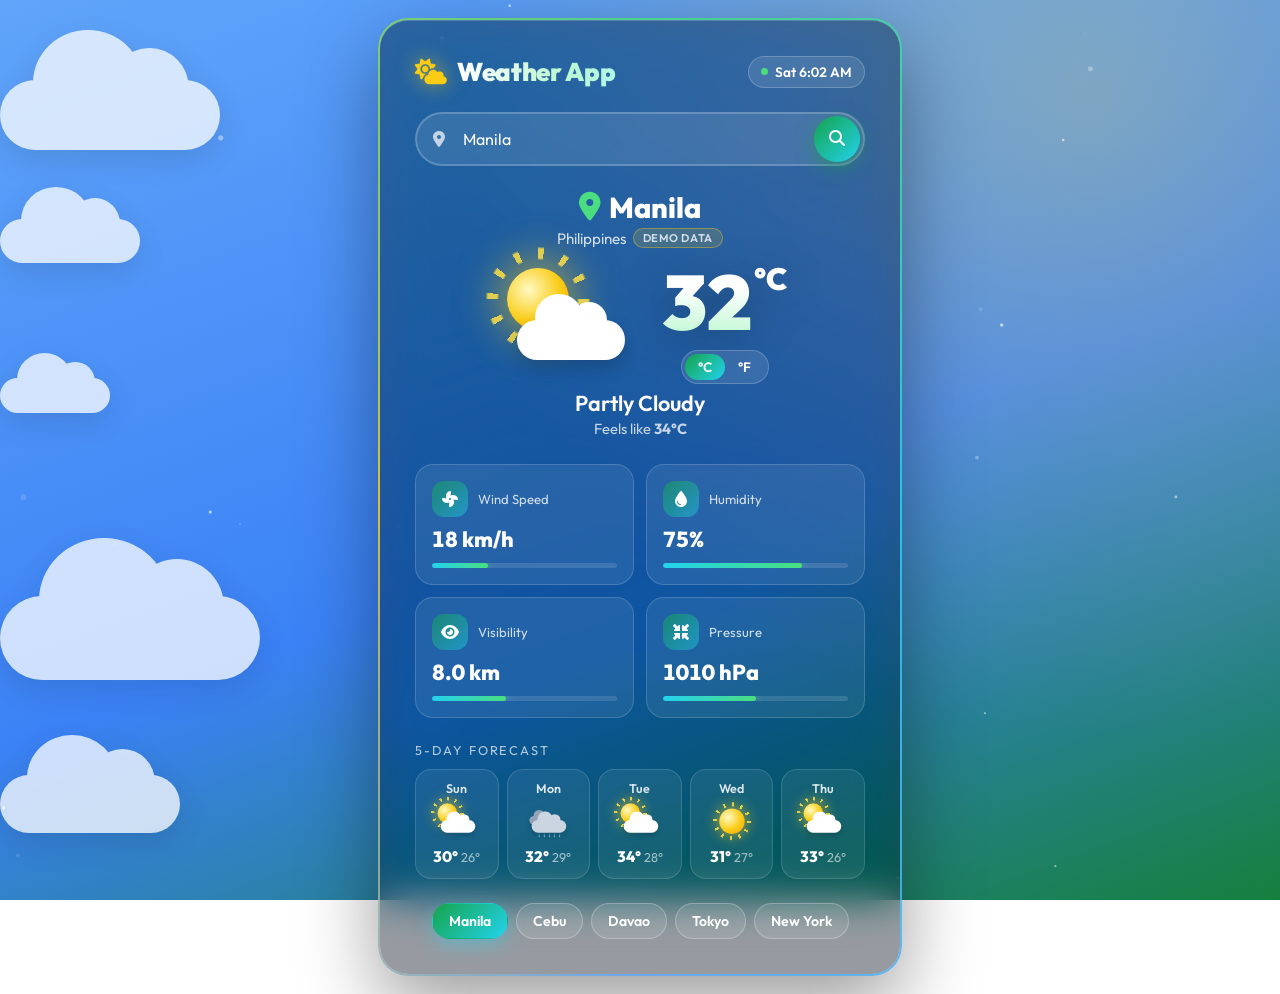
<file: portfolio/projects/weather-app/index.html>
<!DOCTYPE html>
<html lang="en">
<head>
<meta charset="UTF-8">
<meta name="viewport" content="width=device-width, initial-scale=1.0">
<title>Weather App | Jhon Kenneth Sevillano</title>
<link rel="stylesheet" href="https://cdnjs.cloudflare.com/ajax/libs/font-awesome/6.4.0/css/all.min.css">
<link href="https://fonts.googleapis.com/css2?family=Outfit:wght@300;400;600;800;900&display=swap" rel="stylesheet">
<style>
  /* ================= ANIMATABLE THEME COLORS ================= */
  @property --c1{syntax:'<color>';inherits:true;initial-value:#38bdf8}
  @property --c2{syntax:'<color>';inherits:true;initial-value:#0ea5e9}
  @property --c3{syntax:'<color>';inherits:true;initial-value:#16a34a}
  @property --glow{syntax:'<color>';inherits:true;initial-value:rgba(0,0,0,0)}
  @property --ang{syntax:'<angle>';inherits:false;initial-value:0deg}

  *{margin:0;padding:0;box-sizing:border-box}

  body{
    --cloud:#fff;--clouds:0;--fog:0;
    font-family:'Outfit','Segoe UI',Tahoma,sans-serif;color:#fff;
    min-height:100vh;display:grid;place-items:center;padding:20px;
    background:linear-gradient(160deg,var(--c1) 0%,var(--c2) 55%,var(--c3) 100%) fixed;
    transition:--c1 1.4s ease,--c2 1.4s ease,--c3 1.4s ease,--glow 1.4s ease;
    overflow-x:hidden;perspective:1200px;
  }
  body[data-wx="clear"] {--c1:#38bdf8;--c2:#0ea5e9;--c3:#16a34a;--glow:rgba(253,224,71,.55)}
  body[data-wx="partly"]{--c1:#60a5fa;--c2:#3b82f6;--c3:#15803d;--glow:rgba(253,224,71,.3);--clouds:.75}
  body[data-wx="cloudy"]{--c1:#64748b;--c2:#475569;--c3:#14532d;--clouds:.95;--cloud:#e2e8f0}
  body[data-wx="fog"]   {--c1:#94a3b8;--c2:#64748b;--c3:#334155;--clouds:.5;--fog:1;--cloud:#e2e8f0}
  body[data-wx="rain"]  {--c1:#1e3a8a;--c2:#334155;--c3:#064e3b;--clouds:.9;--cloud:#94a3b8}
  body[data-wx="snow"]  {--c1:#93c5fd;--c2:#64748b;--c3:#1e3a8a;--clouds:.7;--cloud:#f1f5f9}
  body[data-wx="storm"] {--c1:#1e1b4b;--c2:#312e81;--c3:#0f172a;--clouds:1;--cloud:#475569}
  body[data-wx="night"] {--c1:#020617;--c2:#0b1b3a;--c3:#052e16;--glow:rgba(191,219,254,.22);--clouds:.2;--cloud:#334155}

  @keyframes spin{to{transform:rotate(360deg)}}
  @keyframes angSpin{to{--ang:360deg}}
  @keyframes rise{from{opacity:0;transform:translateY(18px)}}

  /* ================= BACKGROUND SCENE ================= */
  .glow,.sky-clouds,.fog-layer,#fx{position:fixed;inset:0;pointer-events:none;z-index:0}
  .glow{background:radial-gradient(circle at 85% 10%,var(--glow),transparent 45%)}
  .sky-clouds{opacity:var(--clouds);transition:opacity 1.2s;overflow:hidden}
  .cloud{position:absolute;left:0;top:var(--t);width:var(--w);height:calc(var(--w) * .32);
    border-radius:999px;background:var(--cloud);transition:background 1.2s;
    filter:drop-shadow(0 10px 16px rgba(0,0,0,.15));
    animation:drift var(--d) linear infinite;animation-delay:var(--dl)}
  .cloud::before,.cloud::after{content:"";position:absolute;background:inherit;border-radius:50%}
  .cloud::before{width:50%;height:150%;left:15%;top:-70%}
  .cloud::after{width:36%;height:115%;left:50%;top:-45%}
  @keyframes drift{from{translate:-30vw 0}to{translate:130vw 0}}

  .fog-layer{opacity:var(--fog);transition:opacity 1.2s;overflow:hidden}
  .fog-layer::before,.fog-layer::after{content:"";position:absolute;left:-50%;width:200%;height:45%;
    background:radial-gradient(ellipse at center,rgba(255,255,255,.5),transparent 65%);filter:blur(24px);
    animation:fogMove 22s ease-in-out infinite alternate}
  .fog-layer::before{top:20%}
  .fog-layer::after{top:55%;animation-direction:alternate-reverse;animation-duration:28s}
  @keyframes fogMove{to{transform:translateX(25%)}}

  .flash{position:fixed;inset:0;z-index:5;pointer-events:none;background:#e0e7ff;opacity:0}
  .flash.on{animation:flash .7s ease-out}
  @keyframes flash{0%{opacity:0}8%{opacity:.55}16%{opacity:.1}24%{opacity:.4}100%{opacity:0}}

  /* ================= CARD ================= */
  .container{position:relative;z-index:1;width:100%;max-width:520px}
  .weather-card{
    --mx:50%;--my:50%;
    position:relative;isolation:isolate;padding:2.2rem;border-radius:28px;
    background:rgba(8,18,32,.42);
    backdrop-filter:blur(20px) saturate(150%);-webkit-backdrop-filter:blur(20px) saturate(150%);
    box-shadow:0 30px 80px rgba(0,0,0,.4),inset 0 1px 0 rgba(255,255,255,.18);
    transform-style:preserve-3d;will-change:transform;
    animation:cardIn 1s cubic-bezier(.2,.8,.2,1) backwards;
  }
  @keyframes cardIn{from{opacity:0;transform:translateY(60px) rotateX(22deg) scale(.92);filter:blur(10px)}}
  .weather-card::before{content:"";position:absolute;inset:-2px;border-radius:30px;padding:2px;z-index:-1;
    background:conic-gradient(from var(--ang),#4ade80,#22d3ee,#60a5fa,#facc15,#4ade80);
    -webkit-mask:linear-gradient(#000 0 0) content-box,linear-gradient(#000 0 0);
    -webkit-mask-composite:xor;mask-composite:exclude;animation:angSpin 6s linear infinite;opacity:.85}
  .spot{position:absolute;inset:0;border-radius:28px;pointer-events:none;z-index:-1;
    background:radial-gradient(380px circle at var(--mx) var(--my),rgba(255,255,255,.12),transparent 60%);
    opacity:0;transition:opacity .4s}
  .weather-card:hover .spot{opacity:1}
  .weather-card.shake{animation:shake .5s ease}
  @keyframes shake{20%,60%{transform:translateX(-10px)}40%,80%{transform:translateX(10px)}}

  /* ---------- header ---------- */
  .head{display:flex;align-items:center;justify-content:space-between;gap:1rem;margin-bottom:1.5rem;transform:translateZ(30px)}
  h1{display:flex;align-items:center;gap:10px;font-size:1.6rem;font-weight:900;letter-spacing:-.3px}
  h1 i{color:#facc15;filter:drop-shadow(0 0 10px rgba(250,204,21,.6));animation:bobIcon 3s ease-in-out infinite}
  @keyframes bobIcon{50%{transform:translateY(-4px) rotate(-8deg)}}
  h1 span{background:linear-gradient(90deg,#fff,#bbf7d0,#a5f3fc,#fff);background-size:200% auto;
    -webkit-background-clip:text;background-clip:text;color:transparent;animation:shine 5s linear infinite}
  @keyframes shine{to{background-position:200% center}}
  .clock{display:flex;align-items:center;gap:7px;padding:6px 12px;border-radius:999px;font-size:.85rem;font-weight:600;
    background:rgba(255,255,255,.1);border:1px solid rgba(255,255,255,.2);font-variant-numeric:tabular-nums;white-space:nowrap}
  .clock .dot{width:7px;height:7px;border-radius:50%;background:#4ade80;animation:ping 1.8s infinite}
  @keyframes ping{0%{box-shadow:0 0 0 0 rgba(74,222,128,.7)}70%,100%{box-shadow:0 0 0 9px rgba(74,222,128,0)}}

  /* ---------- search ---------- */
  .search-box{position:relative;margin-bottom:1.4rem;transform:translateZ(25px)}
  .search-box input{width:100%;padding:15px 60px 15px 46px;border-radius:999px;font:inherit;font-size:1rem;color:#fff;
    background:rgba(255,255,255,.1);border:2px solid rgba(255,255,255,.2);outline:none;transition:.3s}
  .search-box input::placeholder{color:rgba(255,255,255,.6)}
  .search-box input:focus{border-color:#4ade80;background:rgba(255,255,255,.16);box-shadow:0 0 0 5px rgba(74,222,128,.18),0 0 30px rgba(74,222,128,.3)}
  .search-box .pin{position:absolute;left:18px;top:50%;transform:translateY(-50%);opacity:.7;transition:.3s}
  .search-box input:focus ~ .pin{color:#4ade80;opacity:1;animation:pinBounce .6s}
  @keyframes pinBounce{40%{transform:translateY(-80%)}}
  .search-box button{position:absolute;right:5px;top:50%;transform:translateY(-50%);width:46px;height:46px;border-radius:50%;
    border:none;cursor:pointer;color:#fff;font-size:1rem;overflow:hidden;
    background:linear-gradient(135deg,#16a34a,#22d3ee);box-shadow:0 6px 18px rgba(22,163,74,.5);transition:.3s}
  .search-box button:hover{transform:translateY(-50%) scale(1.1);box-shadow:0 8px 26px rgba(34,211,238,.6)}
  .search-box button:hover i{animation:spinOnce .6s}
  @keyframes spinOnce{to{transform:rotate(360deg)}}

  /* ---------- error ---------- */
  .error-message{display:none;align-items:center;gap:10px;padding:.9rem 1.1rem;margin-bottom:1rem;border-radius:14px;
    background:rgba(239,68,68,.25);border:1px solid rgba(248,113,113,.6);color:#fee2e2;text-align:left}
  .error-message.show{display:flex;animation:rise .4s}

  /* ---------- skeleton loading ---------- */
  .loading{display:none;padding:.5rem 0 1rem}
  .loading.show{display:block}
  .sk{background:linear-gradient(90deg,rgba(255,255,255,.07) 25%,rgba(255,255,255,.22) 50%,rgba(255,255,255,.07) 75%);
    background-size:200% 100%;animation:shimmer 1.2s linear infinite;border-radius:12px}
  @keyframes shimmer{to{background-position:-200% 0}}
  .sk-title{width:55%;height:26px;margin:0 auto 1.2rem}
  .sk-hero{width:150px;height:120px;margin:0 auto 1rem;border-radius:50%}
  .sk-line{width:40%;height:18px;margin:0 auto 1.5rem}
  .sk-grid{display:grid;grid-template-columns:1fr 1fr;gap:.8rem}
  .sk-grid .sk{height:90px;border-radius:16px}

  /* ---------- weather info ---------- */
  .weather-info{display:none;text-align:center}
  .weather-info.show{display:block}
  .reveal{animation:rise .6s cubic-bezier(.2,.8,.2,1) backwards;animation-delay:calc(var(--d,0) * 90ms)}

  .location{display:flex;align-items:center;justify-content:center;gap:8px;font-size:1.8rem;font-weight:800}
  .location i{color:#4ade80;animation:pinBounce 1.6s ease-in-out infinite}
  .sub{margin-top:.2rem;font-size:.95rem;opacity:.8}
  .badge{display:inline-block;margin-left:.4rem;padding:2px 9px;border-radius:999px;font-size:.7rem;font-weight:600;
    letter-spacing:.05em;background:rgba(74,222,128,.2);border:1px solid rgba(74,222,128,.5);vertical-align:2px}
  .badge.demo{background:rgba(250,204,21,.18);border-color:rgba(250,204,21,.5)}

  .hero{display:flex;align-items:center;justify-content:center;gap:1.2rem;margin:1rem 0 .3rem;transform:translateZ(45px)}
  .temperature{font-size:4.8rem;font-weight:900;line-height:1;font-variant-numeric:tabular-nums;
    background:linear-gradient(180deg,#fff 30%,#bbf7d0);-webkit-background-clip:text;background-clip:text;color:transparent;
    filter:drop-shadow(0 6px 20px rgba(0,0,0,.25))}
  .temperature sup{font-size:.4em;vertical-align:1.3em;margin-left:2px}
  .units{position:relative;display:inline-flex;margin-top:.6rem;padding:3px;border-radius:999px;
    background:rgba(255,255,255,.1);border:1px solid rgba(255,255,255,.2)}
  .units::before{content:"";position:absolute;top:3px;left:3px;width:40px;height:calc(100% - 6px);border-radius:999px;
    background:linear-gradient(135deg,#16a34a,#22d3ee);transition:transform .45s cubic-bezier(.68,-.5,.27,1.5)}
  .units[data-active="F"]::before{transform:translateX(40px)}
  .units button{position:relative;width:40px;padding:4px 0;border:none;background:none;color:#fff;font:600 .85rem 'Outfit',sans-serif;cursor:pointer}

  .description{font-size:1.35rem;font-weight:600;text-transform:capitalize}
  .feels{font-size:.92rem;opacity:.75;margin-top:.15rem}

  /* ---------- animated weather icons ---------- */
  .wx{position:relative;width:150px;height:120px;flex-shrink:0}
  .i-sun{position:absolute;left:35px;top:20px;width:80px;height:80px;border-radius:50%;
    background:radial-gradient(circle at 35% 35%,#fef9c3,#facc15 55%,#f59e0b);
    box-shadow:0 0 40px 10px rgba(250,204,21,.5);animation:sunPulse 3s ease-in-out infinite}
  .i-sun::before{content:"";position:absolute;inset:-26px;border-radius:50%;
    background:repeating-conic-gradient(rgba(253,224,71,.85) 0 7deg,transparent 7deg 30deg);
    -webkit-mask:radial-gradient(circle closest-side,transparent 68%,#000 72% 88%,transparent 92%);
            mask:radial-gradient(circle closest-side,transparent 68%,#000 72% 88%,transparent 92%);
    animation:spin 14s linear infinite}
  @keyframes sunPulse{50%{box-shadow:0 0 64px 20px rgba(250,204,21,.6)}}
  .i-moon{position:absolute;left:38px;top:20px;width:76px;height:76px;border-radius:50%;
    background:radial-gradient(circle at 70% 30%,transparent 0 30px,#f1f5f9 31px);
    filter:drop-shadow(0 0 16px rgba(191,219,254,.85));animation:rock 6s ease-in-out infinite}
  @keyframes rock{50%{transform:rotate(-12deg) translateY(-4px)}}
  .wx.partly .i-sun,.wx.partly .i-moon{left:14px;top:4px;width:62px;height:62px}
  .wx.partly .i-moon{background:radial-gradient(circle at 70% 30%,transparent 0 23px,#f1f5f9 24px)}

  .i-cloud{position:absolute;left:24px;top:56px;width:108px;height:40px;border-radius:999px;background:var(--cc,#fff);
    box-shadow:0 8px 18px rgba(0,0,0,.18);animation:cloudBob 5s ease-in-out infinite}
  .i-cloud::before,.i-cloud::after{content:"";position:absolute;background:inherit;border-radius:50%}
  .i-cloud::before{width:48px;height:48px;left:18px;top:-26px}
  .i-cloud::after{width:36px;height:36px;left:54px;top:-18px}
  .i-cloud.back{--cc:#cbd5e1;left:2px;top:38px;scale:.72;animation-duration:7s;animation-direction:reverse}
  .wx.rain .i-cloud{--cc:#cbd5e1} .wx.rain .i-cloud.back{--cc:#94a3b8}
  .wx.storm .i-cloud{--cc:#94a3b8} .wx.storm .i-cloud.back{--cc:#64748b}
  @keyframes cloudBob{50%{transform:translateX(6px)}}

  .i-rain,.i-snow{position:absolute;left:40px;top:96px;width:80px;height:30px}
  .i-rain i{position:absolute;top:0;width:3px;height:14px;border-radius:3px;background:linear-gradient(transparent,#7dd3fc);animation:dropI .9s linear infinite}
  .i-rain i:nth-child(1){left:6px} .i-rain i:nth-child(2){left:22px;animation-delay:.3s}
  .i-rain i:nth-child(3){left:38px;animation-delay:.6s} .i-rain i:nth-child(4){left:54px;animation-delay:.15s}
  .i-rain i:nth-child(5){left:70px;animation-delay:.45s}
  @keyframes dropI{0%{transform:translateY(-6px);opacity:0}30%{opacity:1}100%{transform:translateY(26px);opacity:0}}
  .i-snow i{position:absolute;top:0;width:7px;height:7px;border-radius:50%;background:#fff;box-shadow:0 0 6px #fff;animation:flakeI 2.2s linear infinite}
  .i-snow i:nth-child(1){left:4px} .i-snow i:nth-child(2){left:18px;animation-delay:.7s}
  .i-snow i:nth-child(3){left:32px;animation-delay:1.4s} .i-snow i:nth-child(4){left:46px;animation-delay:.35s}
  .i-snow i:nth-child(5){left:60px;animation-delay:1.05s} .i-snow i:nth-child(6){left:72px;animation-delay:1.75s}
  @keyframes flakeI{0%{transform:translate(0,-4px);opacity:0}20%{opacity:1}50%{transform:translate(5px,12px)}100%{transform:translate(-3px,28px);opacity:0}}
  .i-bolt{position:absolute;left:64px;top:84px;width:26px;height:42px;background:linear-gradient(#fef08a,#f59e0b);
    clip-path:polygon(45% 0,100% 0,62% 42%,95% 42%,20% 100%,38% 55%,5% 55%);animation:boltI 2.4s infinite}
  @keyframes boltI{0%,40%,48%,100%{opacity:1}44%,52%{opacity:.1}}
  .i-fog{position:absolute;left:18px;top:84px;width:114px}
  .i-fog i{display:block;height:6px;margin:6px 0;border-radius:6px;background:rgba(255,255,255,.8);animation:fogI 3s ease-in-out infinite alternate}
  .i-fog i:nth-child(2){width:80%;margin-left:10%;animation-delay:.5s}
  .i-fog i:nth-child(3){width:90%;animation-delay:1s}
  @keyframes fogI{to{transform:translateX(12px)}}

  /* ---------- details ---------- */
  .weather-details{display:grid;grid-template-columns:repeat(2,1fr);gap:.8rem;margin-top:1.6rem;transform:translateZ(20px)}
  .detail-item{position:relative;overflow:hidden;padding:1rem;border-radius:18px;text-align:left;
    background:rgba(255,255,255,.08);border:1px solid rgba(255,255,255,.16);
    transition:transform .35s cubic-bezier(.2,1.4,.4,1),background .3s,border-color .3s,box-shadow .3s}
  .detail-item::after{content:"";position:absolute;inset:0;transform:translateX(-100%);transition:transform .7s;
    background:linear-gradient(120deg,transparent 30%,rgba(255,255,255,.15),transparent 70%)}
  .detail-item:hover{transform:translateY(-6px) scale(1.03);background:rgba(255,255,255,.14);border-color:#4ade80;box-shadow:0 12px 28px rgba(0,0,0,.25)}
  .detail-item:hover::after{transform:translateX(100%)}
  .detail-top{display:flex;align-items:center;gap:.6rem;margin-bottom:.5rem}
  .detail-top i{display:grid;place-items:center;width:36px;height:36px;border-radius:12px;font-size:1rem;
    background:linear-gradient(135deg,rgba(22,163,74,.55),rgba(34,211,238,.45))}
  .detail-label{font-size:.82rem;opacity:.8}
  .detail-value{font-size:1.35rem;font-weight:800;font-variant-numeric:tabular-nums}
  .meter{height:5px;margin-top:.6rem;border-radius:99px;background:rgba(255,255,255,.12);overflow:hidden}
  .meter i{display:block;height:100%;width:0;border-radius:99px;background:linear-gradient(90deg,#22d3ee,#4ade80);
    box-shadow:0 0 10px rgba(74,222,128,.6);transition:width 1.3s cubic-bezier(.2,.8,.2,1) .4s}
  .fa-fan.spinning{animation:spin 2s linear infinite}
  .fa-tint{animation:dripIcon 2s ease-in-out infinite}
  @keyframes dripIcon{50%{transform:translateY(3px)}}

  /* ---------- forecast ---------- */
  .forecast-title{margin:1.5rem 0 .7rem;text-align:left;font-size:.8rem;letter-spacing:.15em;text-transform:uppercase;opacity:.7}
  .forecast{display:grid;grid-template-columns:repeat(5,1fr);gap:.5rem}
  .day{padding:.7rem .2rem;border-radius:16px;background:rgba(255,255,255,.07);border:1px solid rgba(255,255,255,.14);
    animation:rise .5s cubic-bezier(.2,.8,.2,1) backwards;animation-delay:calc(.55s + var(--d) * 80ms);
    transition:transform .3s cubic-bezier(.2,1.4,.4,1),background .3s}
  .day:hover{transform:translateY(-5px);background:rgba(255,255,255,.15)}
  .dname{display:block;font-size:.78rem;font-weight:600;opacity:.85}
  .mini{position:relative;width:48px;height:39px;margin:.35rem auto}
  .mini .wx{position:absolute;left:0;top:0;scale:.32;transform-origin:0 0}
  .hi{font-weight:800;font-size:.95rem}
  .lo{font-size:.8rem;opacity:.6;margin-left:3px}

  /* ---------- chips ---------- */
  .suggested-cities{display:flex;flex-wrap:wrap;gap:.5rem;margin-top:1.5rem;justify-content:center}
  .city-chip{position:relative;overflow:hidden;padding:8px 16px;border-radius:999px;cursor:pointer;
    font:600 .88rem 'Outfit',sans-serif;color:#fff;background:rgba(255,255,255,.1);border:1px solid rgba(255,255,255,.25);
    transition:transform .3s cubic-bezier(.2,1.4,.4,1),background .3s,box-shadow .3s,border-color .3s}
  .city-chip:hover{transform:translateY(-3px);border-color:#4ade80;box-shadow:0 8px 20px rgba(22,163,74,.4)}
  .city-chip.active{background:linear-gradient(135deg,#16a34a,#22d3ee);border-color:transparent;box-shadow:0 6px 18px rgba(34,211,238,.4)}
  .ripple{position:absolute;width:12px;height:12px;border-radius:50%;background:rgba(255,255,255,.5);pointer-events:none;
    transform:scale(0);animation:rip .6s ease-out forwards}
  @keyframes rip{to{transform:scale(14);opacity:0}}

  /* ================= RESPONSIVE ================= */
  @media (max-width:560px){
    .weather-card{padding:1.5rem 1.2rem}
    .head{flex-direction:column;gap:.6rem}
    h1{font-size:1.4rem}
    .hero{flex-direction:column;gap:.2rem}
    .temperature{font-size:3.8rem}
    .location{font-size:1.5rem}
    .forecast{gap:.35rem}
    .day{padding:.6rem 0}
  }
  @media (max-width:380px){ .weather-details{grid-template-columns:1fr} }
  @media (prefers-reduced-motion:reduce){
    *,*::before,*::after{animation:none!important;transition-duration:.01ms!important}
  }
</style>
</head>
<body data-wx="clear">
  <!-- background scene -->
  <div class="glow"></div>
  <div class="sky-clouds" aria-hidden="true">
    <div class="cloud" style="--w:220px;--t:8%;--d:80s;--dl:-10s"></div>
    <div class="cloud" style="--w:140px;--t:22%;--d:60s;--dl:-40s"></div>
    <div class="cloud" style="--w:260px;--t:60%;--d:95s;--dl:-70s"></div>
    <div class="cloud" style="--w:110px;--t:38%;--d:50s;--dl:-25s"></div>
    <div class="cloud" style="--w:180px;--t:78%;--d:75s;--dl:-5s"></div>
  </div>
  <div class="fog-layer" aria-hidden="true"></div>
  <canvas id="fx" aria-hidden="true"></canvas>
  <div class="flash" id="flash"></div>

  <main class="container">
    <div class="weather-card" id="card">
      <div class="spot"></div>

      <div class="head">
        <h1><i class="fas fa-cloud-sun"></i><span>Weather App</span></h1>
        <div class="clock"><span class="dot"></span><span id="clock">--:--</span></div>
      </div>

      <form class="search-box" id="searchForm" autocomplete="off">
        <input type="text" id="cityInput" placeholder="Search any city..." aria-label="City name">
        <i class="fas fa-location-dot pin"></i>
        <button type="submit" aria-label="Search"><i class="fas fa-search"></i></button>
      </form>

      <div class="error-message" id="errorMessage" role="alert">
        <i class="fas fa-exclamation-circle"></i>
        <span id="errorText">City not found. Please try again.</span>
      </div>

      <div class="loading" id="loading" aria-label="Loading weather data">
        <div class="sk sk-title"></div>
        <div class="sk sk-hero"></div>
        <div class="sk sk-line"></div>
        <div class="sk-grid"><div class="sk"></div><div class="sk"></div><div class="sk"></div><div class="sk"></div></div>
      </div>

      <div class="weather-info" id="weatherInfo" aria-live="polite">
        <div class="reveal" style="--d:0">
          <div class="location"><i class="fas fa-map-marker-alt"></i><span id="cityName">Manila</span></div>
          <div class="sub"><span id="country"></span><span class="badge" id="source">LIVE</span></div>
        </div>

        <div class="hero reveal" style="--d:1">
          <div id="weatherIcon"></div>
          <div>
            <div class="temperature"><span id="temperature">0</span><sup>°<span id="unitLabel">C</span></sup></div>
            <div class="units" id="units" data-active="C">
              <button type="button" data-unit="C">°C</button>
              <button type="button" data-unit="F">°F</button>
            </div>
          </div>
        </div>

        <div class="reveal" style="--d:2">
          <div class="description" id="description">Clear sky</div>
          <div class="feels">Feels like <b id="feels">--</b></div>
        </div>

        <div class="weather-details">
          <div class="detail-item reveal" style="--d:3">
            <div class="detail-top"><i class="fas fa-fan" id="fan"></i><span class="detail-label">Wind Speed</span></div>
            <div class="detail-value"><span id="windSpeed">0</span> km/h</div>
            <div class="meter"><i id="mWind"></i></div>
          </div>
          <div class="detail-item reveal" style="--d:4">
            <div class="detail-top"><i class="fas fa-tint"></i><span class="detail-label">Humidity</span></div>
            <div class="detail-value"><span id="humidity">0</span>%</div>
            <div class="meter"><i id="mHum"></i></div>
          </div>
          <div class="detail-item reveal" style="--d:5">
            <div class="detail-top"><i class="fas fa-eye"></i><span class="detail-label">Visibility</span></div>
            <div class="detail-value"><span id="visibility">0</span> km</div>
            <div class="meter"><i id="mVis"></i></div>
          </div>
          <div class="detail-item reveal" style="--d:6">
            <div class="detail-top"><i class="fas fa-compress-arrows-alt"></i><span class="detail-label">Pressure</span></div>
            <div class="detail-value"><span id="pressure">0</span> hPa</div>
            <div class="meter"><i id="mPres"></i></div>
          </div>
        </div>

        <div class="forecast-title reveal" style="--d:6">5-Day Forecast</div>
        <div class="forecast" id="forecast"></div>
      </div>

      <div class="suggested-cities">
        <button class="city-chip" onclick="searchCity('Manila')">Manila</button>
        <button class="city-chip" onclick="searchCity('Cebu')">Cebu</button>
        <button class="city-chip" onclick="searchCity('Davao')">Davao</button>
        <button class="city-chip" onclick="searchCity('Tokyo')">Tokyo</button>
        <button class="city-chip" onclick="searchCity('New York')">New York</button>
      </div>
    </div>
  </main>

<script>
const $ = s => document.querySelector(s), $$ = s => document.querySelectorAll(s);
const reduce = matchMedia('(prefers-reduced-motion: reduce)').matches;
const finePointer = matchMedia('(hover:hover) and (pointer:fine)').matches;
const rnd = Math.random;
const state = { unit: 'C', data: null, req: 0, shownTemp: 0, offset: null };

/* ================= WEATHER CODES (WMO) ================= */
const WMO = {
  0:['Clear sky','clear'], 1:['Mainly clear','partly'], 2:['Partly cloudy','partly'], 3:['Overcast','cloudy'],
  45:['Fog','fog'], 48:['Rime fog','fog'],
  51:['Light drizzle','rain'], 53:['Drizzle','rain'], 55:['Heavy drizzle','rain'], 56:['Freezing drizzle','rain'], 57:['Freezing drizzle','rain'],
  61:['Light rain','rain'], 63:['Rain','rain'], 65:['Heavy rain','rain'], 66:['Freezing rain','rain'], 67:['Freezing rain','rain'],
  71:['Light snow','snow'], 73:['Snow','snow'], 75:['Heavy snow','snow'], 77:['Snow grains','snow'],
  80:['Rain showers','rain'], 81:['Rain showers','rain'], 82:['Violent showers','storm'],
  85:['Snow showers','snow'], 86:['Heavy snow showers','snow'],
  95:['Thunderstorm','storm'], 96:['Thunderstorm with hail','storm'], 99:['Thunderstorm with hail','storm']
};

/* ================= DATA: Open-Meteo (free, no API key) ================= */
async function fetchOpenMeteo(city) {
  const geoRes = await fetch(`https://geocoding-api.open-meteo.com/v1/search?name=${encodeURIComponent(city)}&count=1&language=en&format=json`);
  if (!geoRes.ok) throw new Error('network');
  const geo = await geoRes.json();
  if (!geo.results || !geo.results.length) { const e = new Error('not found'); e.name = 'NotFound'; throw e; }
  const p = geo.results[0];

  const url = `https://api.open-meteo.com/v1/forecast?latitude=${p.latitude}&longitude=${p.longitude}` +
    `&current=temperature_2m,relative_humidity_2m,apparent_temperature,is_day,weather_code,wind_speed_10m,pressure_msl,visibility` +
    `&daily=weather_code,temperature_2m_max,temperature_2m_min&timezone=auto&forecast_days=6`;
  const res = await fetch(url);
  if (!res.ok) throw new Error('network');
  const w = await res.json(), c = w.current;
  const [desc, type] = WMO[c.weather_code] || ['Unknown', 'cloudy'];

  return {
    name: p.name, country: [p.admin1, p.country].filter(Boolean).join(', '),
    temp: c.temperature_2m, feels: c.apparent_temperature, desc, type, day: !!c.is_day,
    wind: c.wind_speed_10m, humidity: c.relative_humidity_2m,
    visibility: c.visibility != null ? c.visibility / 1000 : null,
    pressure: c.pressure_msl, offset: w.utc_offset_seconds, live: true,
    forecast: w.daily.time.slice(1, 6).map((t, i) => ({
      date: Date.parse(t + 'T12:00:00Z'),
      type: (WMO[w.daily.weather_code[i + 1]] || [, 'cloudy'])[1],
      max: w.daily.temperature_2m_max[i + 1], min: w.daily.temperature_2m_min[i + 1]
    }))
  };
}

/* ================= DATA: offline fallback (your original mock data) ================= */
function getMockWeatherData(city) {
  const db = {
    'manila':   { name:'Manila',   country:'Philippines',   temp:32, desc:'partly cloudy', type:'partly', wind:18, humidity:75, visibility:8,  pressure:1010, offset:28800 },
    'cebu':     { name:'Cebu',     country:'Philippines',   temp:30, desc:'sunny',         type:'clear',  wind:12, humidity:70, visibility:10, pressure:1012, offset:28800 },
    'davao':    { name:'Davao',    country:'Philippines',   temp:28, desc:'light rain',    type:'rain',   wind:15, humidity:85, visibility:7,  pressure:1008, offset:28800 },
    'tokyo':    { name:'Tokyo',    country:'Japan',         temp:22, desc:'clear sky',     type:'clear',  wind:10, humidity:60, visibility:10, pressure:1015, offset:32400 },
    'new york': { name:'New York', country:'United States', temp:18, desc:'cloudy',        type:'cloudy', wind:20, humidity:55, visibility:9,  pressure:1013, offset:-14400 }
  };
  const d = db[city.toLowerCase()];
  if (!d) return null;
  const local = Date.now() + d.offset * 1000, h = new Date(local).getUTCHours();
  const cycle = ['clear', 'partly', 'cloudy', 'rain', 'partly'];
  return { ...d, feels: d.temp + 2, day: h >= 6 && h < 18, live: false,
    forecast: Array.from({ length: 5 }, (_, i) => ({
      date: local + (i + 1) * 864e5, type: i === 0 ? d.type : cycle[(i + d.temp) % 5],
      max: d.temp + ((i * 7) % 5) - 2, min: d.temp - 6 + ((i * 3) % 4)
    })) };
}

async function fetchWeather(city) {
  try { return await fetchOpenMeteo(city); }
  catch (e) {
    if (e.name === 'NotFound') throw new Error(`Couldn't find "${city}". Check the spelling and try again.`);
    const mock = getMockWeatherData(city);
    if (mock) return mock;
    throw new Error("Can't reach the weather service. Check your internet connection.");
  }
}

/* ================= SEARCH FLOW ================= */
const wait = ms => new Promise(r => setTimeout(r, ms));

async function getWeather() {
  const city = $('#cityInput').value.trim();
  if (!city) return showError('Please enter a city name');
  const id = ++state.req;
  hideError(); hideWeatherInfo(); showLoading(true);
  try {
    const [data] = await Promise.all([fetchWeather(city), wait(650)]);
    if (id !== state.req) return;
    displayWeather(data);
    showWeatherInfo();
  } catch (err) {
    if (id === state.req) showError(err.message);
  } finally {
    if (id === state.req) showLoading(false);
  }
}
function searchCity(name) { $('#cityInput').value = name; getWeather(); }
$('#searchForm').addEventListener('submit', e => { e.preventDefault(); getWeather(); });

/* ================= ICONS ================= */
function iconHTML(type, day) {
  const orb = day ? '<div class="i-sun"></div>' : '<div class="i-moon"></div>';
  const cloud = (c = '') => `<div class="i-cloud ${c}"></div>`;
  const inner = {
    clear:  orb,
    partly: orb + cloud(),
    cloudy: cloud('back') + cloud(),
    fog:    cloud('back') + '<div class="i-fog"><i></i><i></i><i></i></div>',
    rain:   cloud('back') + cloud() + `<div class="i-rain">${'<i></i>'.repeat(5)}</div>`,
    snow:   cloud() + `<div class="i-snow">${'<i></i>'.repeat(6)}</div>`,
    storm:  cloud('back') + cloud() + '<div class="i-bolt"></div>' + `<div class="i-rain">${'<i></i>'.repeat(4)}</div>`
  }[type] || cloud();
  return `<div class="wx ${type}">${inner}</div>`;
}

/* ================= RENDER ================= */
function countTo(el, to, { from = 0, dur = 1100, dec = 0 } = {}) {
  const token = el._t = Symbol();
  if (reduce) { el.textContent = to.toFixed(dec); return; }
  const t0 = performance.now();
  (function tick(t) {
    if (el._t !== token) return;
    const k = Math.min(1, (t - t0) / dur), e = 1 - Math.pow(1 - k, 4);
    el.textContent = (from + (to - from) * e).toFixed(dec);
    if (k < 1) requestAnimationFrame(tick);
  })(t0);
}
const conv = c => state.unit === 'C' ? c : c * 9 / 5 + 32;
const clamp = (v, a, b) => Math.max(a, Math.min(b, v));

function renderTemps() {
  const d = state.data; if (!d) return;
  const target = Math.round(conv(d.temp));
  countTo($('#temperature'), target, { from: state.shownTemp });
  state.shownTemp = target;
  $('#unitLabel').textContent = state.unit;
  $('#feels').textContent = Math.round(conv(d.feels)) + '°' + state.unit;

  $$('#forecast .hi').forEach(el => el.textContent = Math.round(conv(+el.dataset.c)) + '°');

  $$('#forecast .lo').forEach(el => el.textContent = Math.round(conv(+el.dataset.c)) + '°');
}

function displayWeather(d) {
  state.data = d;
  state.offset = d.offset;
  const night = !d.day && (d.type === 'clear' || d.type === 'partly');
  const mode = night ? 'night' : d.type;
  document.body.dataset.wx = mode;
  setMode(mode);

  $('#cityName').textContent = d.name;
  $('#country').textContent = d.country;
  const src = $('#source');
  src.textContent = d.live ? 'LIVE' : 'DEMO DATA';
  src.classList.toggle('demo', !d.live);

  $$('.city-chip').forEach(c => c.classList.toggle('active', c.textContent.toLowerCase() === d.name.toLowerCase()));

  $('#weatherIcon').innerHTML = iconHTML(d.type, d.day);
  $('#description').textContent = d.desc;

  countTo($('#windSpeed'), Math.round(d.wind));
  countTo($('#humidity'), Math.round(d.humidity));
  if (d.visibility == null) $('#visibility').textContent = '—';
  else countTo($('#visibility'), d.visibility, { dec: d.visibility < 10 ? 1 : 0 });
  countTo($('#pressure'), Math.round(d.pressure), { from: 950 });

  const fan = $('#fan');
  fan.classList.toggle('spinning', d.wind > 0);
  fan.style.animationDuration = clamp(6 - d.wind / 8, .35, 6) + 's';

  const meters = { mWind: d.wind / 60, mHum: d.humidity / 100, mVis: (d.visibility ?? 0) / 20, mPres: (d.pressure - 970) / 80 };
  Object.entries(meters).forEach(([id, v]) => {
    const el = document.getElementById(id);
    el.style.transition = 'none'; el.style.width = '0'; void el.offsetWidth;
    el.style.transition = ''; el.style.width = clamp(v, .04, 1) * 100 + '%';
  });

  $('#forecast').innerHTML = d.forecast.map((f, i) => `
    <div class="day" style="--d:${i}">
      <span class="dname">${new Date(f.date).toLocaleDateString('en-US', { weekday: 'short', timeZone: 'UTC' })}</span>
      <div class="mini">${iconHTML(f.type, true)}</div>
      <span class="hi" data-c="${f.max}"></span><span class="lo" data-c="${f.min}"></span>
    </div>`).join('');

  renderTemps();
  updateClock();
}

/* unit toggle */

$$('#units button').forEach(b => b.addEventListener('click', () => {
  if (state.unit === b.dataset.unit) return;
  state.unit = b.dataset.unit;
  $('#units').dataset.active = state.unit;
  renderTemps();
}));

/* local clock of the searched city */
function updateClock() {
  const opts = { hour: 'numeric', minute: '2-digit', weekday: 'short' };
  $('#clock').textContent = state.offset == null
    ? new Date().toLocaleTimeString('en-US', opts)
    : new Date(Date.now() + state.offset * 1000).toLocaleTimeString('en-US', { ...opts, timeZone: 'UTC' });
}
setInterval(updateClock, 1000); updateClock();

/* ================= UI HELPERS ================= */
const card = $('#card');
function showLoading(show) { $('#loading').classList.toggle('show', show); }
function showWeatherInfo() { $('#weatherInfo').classList.add('show'); }
function hideWeatherInfo() { $('#weatherInfo').classList.remove('show'); }
function showError(msg) {
  $('#errorText').textContent = msg;
  const el = $('#errorMessage');
  el.classList.remove('show'); void el.offsetWidth; el.classList.add('show');
  card.classList.remove('shake'); void card.offsetWidth; card.classList.add('shake');
}
function hideError() { $('#errorMessage').classList.remove('show'); }
card.addEventListener('animationend', e => { if (e.animationName === 'shake') card.classList.remove('shake'); });

/* ripple */
document.addEventListener('click', e => {
  const b = e.target.closest('.city-chip, .search-box button');
  if (!b) return;
  const r = b.getBoundingClientRect(), s = document.createElement('span');
  s.className = 'ripple';
  s.style.left = e.clientX - r.left - 6 + 'px'; s.style.top = e.clientY - r.top - 6 + 'px';
  b.appendChild(s); setTimeout(() => s.remove(), 650);
});

/* ================= WEATHER PARTICLE SCENE ================= */
const cv = $('#fx'), ctx = cv.getContext('2d');
let W, H, mode = 'clear', P = [], shooters = [], bolts = [], nextFlash = 0;
const mouse = { x: innerWidth / 2, y: innerHeight / 2, in: false };
addEventListener('mousemove', e => { mouse.x = e.clientX; mouse.y = e.clientY; mouse.in = true; });
document.addEventListener('mouseleave', () => mouse.in = false);

function resize() { W = cv.width = innerWidth; H = cv.height = innerHeight; setMode(mode); }
function make(m) {
  if (m === 'rain' || m === 'storm') return { x: rnd() * W * 1.3, y: rnd() * H, l: rnd() * 14 + 12, v: rnd() * 8 + 12, a: rnd() * .35 + .2 };
  if (m === 'snow')  return { x: rnd() * W, y: rnd() * H, r: rnd() * 2.6 + 1, v: rnd() * .9 + .5, ph: rnd() * 6.28, a: rnd() * .5 + .5 };
  if (m === 'night') return { x: rnd() * W, y: rnd() * H * .8, r: rnd() * 1.3 + .3, ph: rnd() * 6.28, sp: rnd() * 2 + .5 };
  return { x: rnd() * W, y: rnd() * H, r: rnd() * 2 + 1, vx: (rnd() - .5) * .25, vy: -(rnd() * .3 + .1), ph: rnd() * 6.28 };
}
function setMode(m) {
  mode = m;
  if (reduce) { P = []; return; }
  const n = { rain: 170, storm: 260, snow: 130, night: 150, clear: 45, partly: 30, cloudy: 18, fog: 18 }[m] || 20;
  P = Array.from({ length: n }, () => make(m));
}
addEventListener('resize', resize); resize();

function lightning(now) {
  $('#flash').classList.remove('on'); void $('#flash').offsetWidth; $('#flash').classList.add('on');
  let x = W * (.15 + rnd() * .7), y = 0;
  const pts = [[x, y]];
  while (y < H * .6) { x += (rnd() - .5) * 60; y += rnd() * 40 + 20; pts.push([x, y]); }
  bolts.push({ pts, life: 1 });
  nextFlash = now + 4000 + rnd() * 6000;
}

/* tilt state */
let tx = 0, ty = 0;

function loop(now) {
  const t = now / 1000;
  ctx.clearRect(0, 0, W, H);

  if (mode === 'rain' || mode === 'storm') {
    const slant = mode === 'storm' ? -4 : -2;
    ctx.lineWidth = 1.2; ctx.lineCap = 'round';
    for (const p of P) {
      p.y += p.v; p.x += slant;
      if (p.y > H) { p.y = -20; p.x = rnd() * W * 1.3; }
      ctx.strokeStyle = `rgba(191,219,254,${p.a})`;
      ctx.beginPath(); ctx.moveTo(p.x, p.y); ctx.lineTo(p.x + slant * 1.5, p.y + p.l); ctx.stroke();
    }
    if (mode === 'storm' && now > nextFlash) nextFlash ? lightning(now) : (nextFlash = now + 2500);
  } else if (mode === 'snow') {
    ctx.fillStyle = '#fff';
    for (const p of P) {
      p.y += p.v; p.x += Math.sin(t + p.ph) * .6;
      if (p.y > H + 5) { p.y = -5; p.x = rnd() * W; }
      ctx.globalAlpha = p.a; ctx.beginPath(); ctx.arc(p.x, p.y, p.r, 0, 7); ctx.fill();
    }
  } else if (mode === 'night') {
    ctx.fillStyle = '#fff';
    for (const s of P) {
      ctx.globalAlpha = .25 + .75 * Math.abs(Math.sin(t * s.sp + s.ph));
      ctx.beginPath(); ctx.arc(s.x, s.y, s.r, 0, 7); ctx.fill();
    }
    if (rnd() < .006) shooters.push({ x: W * (.3 + rnd() * .7), y: rnd() * H * .3, vx: -(7 + rnd() * 5), vy: 3 + rnd() * 2, life: 1 });
  } else {
    for (const p of P) {
      p.x += p.vx + Math.sin(t + p.ph) * .2; p.y += p.vy;
      if (p.y < -10) { p.y = H + 10; p.x = rnd() * W; }
      if (mouse.in) {
        const dx = p.x - mouse.x, dy = p.y - mouse.y, d = Math.hypot(dx, dy);
        if (d < 100 && d > 0) { p.x += dx / d * 1.2; p.y += dy / d * 1.2; }
      }
      ctx.globalAlpha = .35 + .35 * Math.sin(t * 2 + p.ph);
      ctx.fillStyle = mode === 'clear' ? '#fef08a' : '#ffffff';
      ctx.beginPath(); ctx.arc(p.x, p.y, p.r, 0, 7); ctx.fill();
    }
  }
  ctx.globalAlpha = 1;

  /* shooting stars */
  shooters = shooters.filter(s => s.life > 0 && mode === 'night');
  for (const s of shooters) {
    s.x += s.vx; s.y += s.vy; s.life -= .018;
    const g = ctx.createLinearGradient(s.x, s.y, s.x - s.vx * 12, s.y - s.vy * 12);
    g.addColorStop(0, `rgba(255,255,255,${s.life})`); g.addColorStop(1, 'rgba(147,197,253,0)');
    ctx.strokeStyle = g; ctx.lineWidth = 2;
    ctx.beginPath(); ctx.moveTo(s.x, s.y); ctx.lineTo(s.x - s.vx * 12, s.y - s.vy * 12); ctx.stroke();
  }

  /* lightning bolts */
  bolts = bolts.filter(b => b.life > 0);
  for (const b of bolts) {
    ctx.strokeStyle = `rgba(224,231,255,${b.life})`; ctx.lineWidth = 2.5;
    ctx.shadowBlur = 25; ctx.shadowColor = '#a5b4fc';
    ctx.beginPath(); b.pts.forEach(([x, y], i) => i ? ctx.lineTo(x, y) : ctx.moveTo(x, y)); ctx.stroke();
    ctx.shadowBlur = 0; b.life -= .06;
  }

  /* card tilt + spotlight */
  if (finePointer && !reduce) {
    const r = card.getBoundingClientRect();
    const over = mouse.in && mouse.x > r.left && mouse.x < r.right && mouse.y > r.top && mouse.y < r.bottom;
    const x = (mouse.x - r.left) / r.width - .5, y = (mouse.y - r.top) / r.height - .5;
    tx += ((over ? x * 10 : 0) - tx) * .08;
    ty += ((over ? -y * 10 : 0) - ty) * .08;
    if (!card.classList.contains('shake')) card.style.transform = `rotateY(${tx}deg) rotateX(${ty}deg)`;
    card.style.setProperty('--mx', (x + .5) * 100 + '%');
    card.style.setProperty('--my', (y + .5) * 100 + '%');
  }

  requestAnimationFrame(loop);
}
requestAnimationFrame(loop);

/* ================= START ================= */
window.addEventListener('load', () => searchCity('Manila'));
</script>
</body>
</html>
</file>
<file: portfolio/style.css>
/* ===================================
   NEO-BRUTALIST THEME
   =================================== */
@import url('https://fonts.googleapis.com/css2?family=Space+Grotesk:wght@400;500;600;700&family=JetBrains+Mono:wght@400;600&display=swap');

:root {
    --bg: #fdf8ee;
    --surface: #ffffff;
    --surface-2: #fff3d6;
    --ink: #111111;
    --text: #111111;
    --muted: #4a4a4a;
    --shadow-color: #111111;

    --yellow: #ffd23f;
    --coral: #ff6b6b;
    --blue: #4d96ff;
    --mint: #3ddc97;
    --violet: #a78bfa;

    --dot: rgba(17, 17, 17, 0.12);
    --border: 3px solid var(--ink);
    --shadow: 6px 6px 0 var(--shadow-color);
    --shadow-sm: 4px 4px 0 var(--shadow-color);
    --shadow-hover: 10px 10px 0 var(--shadow-color);
    --radius: 14px;

    --font: 'Space Grotesk', sans-serif;
    --mono: 'JetBrains Mono', monospace;

    --primary-color: var(--ink);
    --accent-color: var(--coral);
}

body.dark-mode {
    --bg: #0f0f12;
    --surface: #1a1a20;
    --surface-2: #24242c;
    --ink: #f2f2f2;
    --text: #f2f2f2;
    --muted: #b8b8c4;
    --shadow-color: #ffd23f;
    --dot: rgba(255, 255, 255, 0.07);
}

*,
*::before,
*::after {
    margin: 0;
    padding: 0;
    box-sizing: border-box;
}

html {
    scroll-behavior: smooth;
    overflow-x: hidden;
    font-size: 16px;
}

body {
    font-family: var(--font);
    background-color: var(--bg);
    background-image: radial-gradient(var(--dot) 1.5px, transparent 1.5px);
    background-size: 24px 24px;
    color: var(--text);
    line-height: 1.6;
    overflow-x: hidden;
    transition: background-color 0.3s ease, color 0.3s ease;
}

::selection {
    background: var(--yellow);
    color: #111;
}

::-webkit-scrollbar { width: 12px; }
::-webkit-scrollbar-track { background: var(--bg); }
::-webkit-scrollbar-thumb {
    background: var(--yellow);
    border: 3px solid var(--ink);
}

.container {
    max-width: 1200px;
    margin: 0 auto;
    padding: 0 24px;
    position: relative;
}

section {
    padding: 110px 0;
    position: relative;
}

img { max-width: 100%; display: block; }

/* ===================================
   PRELOADER
   =================================== */
.preloader {
    position: fixed;
    inset: 0;
    z-index: 10000;
    display: flex;
    flex-direction: column;
    align-items: center;
    justify-content: center;
    gap: 1.5rem;
    background: var(--yellow);
    border-bottom: var(--border);
    transition: transform 0.8s cubic-bezier(0.77, 0, 0.18, 1);
    animation: preloaderFallback 0s 5s forwards;
}

body.loaded .preloader { transform: translateY(-100%); }

@keyframes preloaderFallback { to { visibility: hidden; } }

.preloader-blocks { display: flex; gap: 14px; }

.preloader-blocks span {
    width: 30px;
    height: 30px;
    background: #111;
    border: 3px solid #111;
    border-radius: 6px;
    animation: blockJump 0.9s ease-in-out infinite;
}

.preloader-blocks span:nth-child(2) { background: var(--coral); animation-delay: 0.15s; }
.preloader-blocks span:nth-child(3) { background: var(--blue); animation-delay: 0.3s; }

@keyframes blockJump {
    0%, 100% { transform: translateY(0) rotate(0); }
    50%      { transform: translateY(-24px) rotate(90deg); }
}

.preloader-text {
    font-family: var(--mono);
    font-weight: 600;
    letter-spacing: 0.2em;
    color: #111;
    animation: blink 1s steps(1) infinite;
}

/* ===================================
   SCROLL PROGRESS
   =================================== */
.scroll-progress {
    position: fixed;
    top: 0;
    left: 0;
    width: 100%;
    height: 6px;
    background: var(--coral);
    transform: scaleX(0);
    transform-origin: left;
    z-index: 1001;
}

/* ===================================
   TYPOGRAPHY
   =================================== */
h1, h2, h3, h4 {
    font-weight: 700;
    line-height: 1.1;
    letter-spacing: -0.02em;
}

h1 { font-size: 4.5rem; margin-bottom: 1rem; }
h2 { font-size: 2.5rem; }
h3 { font-size: 1.5rem; }

.gradient-text {
    background: linear-gradient(transparent 58%, var(--yellow) 58%, var(--yellow) 92%, transparent 92%);
    background-size: 0% 100%;
    background-repeat: no-repeat;
    color: inherit;
    padding: 0 4px;
    transition: background-size 0.9s cubic-bezier(0.22, 1, 0.36, 1) 0.5s;
}

h1.reveal.active .gradient-text { background-size: 100% 100%; }

body.dark-mode .gradient-text { color: #fff; }

.section-title {
    display: table;
    margin: 0 auto 1.2rem;
    padding: 10px 28px;
    font-size: 2.4rem;
    background: var(--yellow);
    color: #111;
    border: var(--border);
    border-radius: var(--radius);
    box-shadow: var(--shadow);
    transform: rotate(-1.5deg);
}

.section-subtitle {
    text-align: center;
    font-family: var(--mono);
    font-size: 0.95rem;
    text-transform: uppercase;
    letter-spacing: 0.12em;
    color: var(--muted);
    margin-bottom: 3.5rem;
}

.section-subtitle::before { content: '// '; color: var(--coral); }

/* ===================================
   BUTTONS
   =================================== */
.btn {
    display: inline-flex;
    align-items: center;
    gap: 10px;
    padding: 14px 28px;
    font-family: var(--font);
    font-size: 1rem;
    font-weight: 700;
    text-decoration: none;
    color: #111;
    border: var(--border);
    border-radius: 12px;
    box-shadow: var(--shadow-sm);
    cursor: pointer;
    transition: transform 0.15s ease, box-shadow 0.15s ease,
                translate 0.25s cubic-bezier(0.22, 1, 0.36, 1);
}

.btn:hover {
    transform: translate(-3px, -3px);
    box-shadow: 7px 7px 0 var(--shadow-color);
}

.btn:active {
    transform: translate(2px, 2px);
    box-shadow: 1px 1px 0 var(--shadow-color);
}

.btn-primary { background: var(--coral); }
.btn-secondary { background: var(--surface); color: var(--text); }
.btn-download { background: var(--mint); }

.btn-download i { animation: bounce 1.6s infinite; }

@keyframes bounce {
    0%, 100% { transform: translateY(0); }
    50% { transform: translateY(-3px); }
}

/* ===================================
   NAVBAR
   =================================== */
.navbar {
    position: fixed;
    top: 0;
    left: 0;
    width: 100%;
    background: var(--bg);
    border-bottom: var(--border);
    z-index: 1000;
    transition: padding 0.3s ease, box-shadow 0.3s ease;
}

body.loaded .navbar {
    animation: navDrop 0.6s 0.5s cubic-bezier(0.34, 1.56, 0.64, 1) both;
}

@keyframes navDrop {
    from { transform: translateY(-110%); }
    to   { transform: translateY(0); }
}

.navbar.scrolled { box-shadow: 0 6px 0 var(--shadow-color); }

.nav-wrapper {
    display: flex;
    justify-content: space-between;
    align-items: center;
    padding: 18px 0;
}

.logo a {
    font-size: 1.6rem;
    font-weight: 700;
    color: var(--text);
    text-decoration: none;
    white-space: nowrap;
}

.logo span {
    display: inline-block;
    font-family: var(--mono);
    font-size: 1.1rem;
    background: var(--blue);
    color: #111;
    padding: 2px 8px;
    margin-left: 4px;
    border: 2px solid var(--ink);
    border-radius: 6px;
    transition: transform 0.2s ease;
}

.logo a:hover span { transform: rotate(-8deg) scale(1.1); }

.nav-menu {
    display: flex;
    align-items: center;
    list-style: none;
    gap: 0.4rem;
}

.nav-link {
    display: block;
    padding: 8px 14px;
    color: var(--text);
    text-decoration: none;
    font-weight: 600;
    border: 2px solid transparent;
    border-radius: 10px;
    transition: all 0.15s ease;
}

.nav-link:hover {
    border-color: var(--ink);
    background: var(--surface);
    transform: translateY(-2px);
}

.nav-link.active {
    background: var(--yellow);
    color: #111;
    border-color: var(--ink);
    box-shadow: 3px 3px 0 var(--shadow-color);
}

.theme-toggle-menu { margin-left: 0.6rem; }

.theme-toggle {
    width: 44px;
    height: 44px;
    display: flex;
    align-items: center;
    justify-content: center;
    background: var(--violet);
    border: var(--border);
    border-radius: 12px;
    box-shadow: 3px 3px 0 var(--shadow-color);
    cursor: pointer;
    transition: transform 0.15s ease, translate 0.25s cubic-bezier(0.22, 1, 0.36, 1);
}

.theme-toggle:hover { transform: rotate(-8deg) scale(1.05); }
.theme-toggle i { color: #111; font-size: 1.1rem; }
.theme-toggle.spin i { animation: themeSpin 0.5s ease; }

@keyframes themeSpin {
    from { transform: rotate(-180deg) scale(0.3); }
    to   { transform: rotate(0) scale(1); }
}

.hamburger {
    display: none;
    flex-direction: column;
    gap: 5px;
    padding: 8px;
    border: var(--border);
    border-radius: 10px;
    background: var(--yellow);
    cursor: pointer;
}

.hamburger span {
    width: 24px;
    height: 3px;
    background: #111;
    transition: all 0.3s ease;
}

.hamburger.active span:nth-child(1) { transform: rotate(45deg) translate(6px, 6px); }
.hamburger.active span:nth-child(2) { opacity: 0; }
.hamburger.active span:nth-child(3) { transform: rotate(-45deg) translate(6px, -6px); }

/* ===================================
   HERO
   =================================== */
.hero {
    min-height: 100vh;
    display: flex;
    align-items: center;
    padding-top: 110px;
    overflow: hidden;
}

.hero .container { z-index: 1; }

.hero-content {
    display: grid;
    grid-template-columns: 1.2fr 1fr;
    gap: 4rem;
    align-items: center;
}

.typing-text {
    font-family: var(--mono);
    font-size: 1.6rem;
    font-weight: 600;
    color: var(--coral);
    min-height: 48px;
    margin-bottom: 1rem;
}

.typing-text::before { content: '> '; color: var(--muted); }

.typing-text::after {
    content: '';
    display: inline-block;
    width: 12px;
    height: 1.4rem;
    margin-left: 4px;
    vertical-align: middle;
    background: var(--text);
    animation: blink 1s steps(1) infinite;
}

@keyframes blink { 50% { opacity: 0; } }

.tagline {
    font-size: 1.25rem;
    color: var(--muted);
    max-width: 480px;
    margin-bottom: 2.2rem;
}

.hero-buttons {
    display: flex;
    gap: 1rem;
    flex-wrap: wrap;
}

.hero-image {
    display: flex;
    justify-content: center;
}

.image-wrapper {
    position: relative;
    max-width: 400px;
    width: 100%;
    background: var(--blue);
    border: var(--border);
    border-radius: 24px;
    box-shadow: 12px 12px 0 var(--shadow-color);
    padding: 14px;
    animation: float 6s ease-in-out infinite;
}

.image-wrapper img {
    width: 100%;
    border: var(--border);
    border-radius: 14px;
    background: var(--surface);
}

.image-wrapper::after {
    content: ' OPEN TO WORK';
    position: absolute;
    bottom: -18px;
    left: -24px;
    padding: 8px 16px;
    font-family: var(--mono);
    font-size: 0.85rem;
    font-weight: 600;
    background: var(--yellow);
    color: #111;
    border: var(--border);
    border-radius: 999px;
    transform: rotate(-6deg);
    animation: badgePulse 2.4s ease-in-out infinite;
}

@keyframes badgePulse {
    0%, 100% { transform: rotate(-6deg) scale(1); }
    50%      { transform: rotate(-3deg) scale(1.08); }
}

@keyframes float {
    0%, 100% { transform: translateY(0) rotate(2deg); }
    50% { transform: translateY(-14px) rotate(-1deg); }
}

/* Floating hero shapes */
.hero-shapes {
    position: absolute;
    inset: 0;
    pointer-events: none;
    z-index: 0;
}

.shape {
    position: absolute;
    display: block;
    transition: translate 0.3s ease-out;
}

.shape-star {
    top: 18%;
    left: 5%;
    font-size: 3.2rem;
    line-height: 1;
    color: var(--coral);
    -webkit-text-stroke: 2px var(--ink);
    animation: spin 12s linear infinite;
}

.shape-circle {
    bottom: 12%;
    left: 42%;
    width: 60px;
    height: 60px;
    background: var(--mint);
    border: var(--border);
    border-radius: 50%;
    animation: floatY 5s ease-in-out infinite;
}

.shape-square {
    top: 16%;
    right: 7%;
    width: 46px;
    height: 46px;
    background: var(--violet);
    border: var(--border);
    border-radius: 8px;
    animation: wobble 6s ease-in-out infinite;
}

.shape-ring {
    bottom: 18%;
    right: 4%;
    width: 80px;
    height: 80px;
    border: 4px dashed var(--ink);
    border-radius: 50%;
    animation: spin 18s linear infinite reverse;
}

@keyframes spin   { to { transform: rotate(360deg); } }
@keyframes floatY { 0%, 100% { transform: translateY(0); } 50% { transform: translateY(-25px); } }
@keyframes wobble {
    0%, 100% { transform: rotate(0) translateY(0); }
    33%      { transform: rotate(25deg) translateY(-12px); }
    66%      { transform: rotate(-15deg) translateY(8px); }
}

/* ===================================
   MARQUEE
   =================================== */
.marquee {
    position: relative;
    z-index: 2;
    padding: 14px 0;
    overflow: hidden;
    background: var(--ink);
    color: var(--bg);
    border-top: var(--border);
    border-bottom: var(--border);
    transform: rotate(-2deg) scale(1.05);
}

.marquee-track {
    display: flex;
    width: max-content;
    font-family: var(--mono);
    font-size: 1.3rem;
    font-weight: 600;
    text-transform: uppercase;
    white-space: nowrap;
    animation: marquee 25s linear infinite;
}

.marquee-track span { padding: 0 1rem; }
.marquee-track span:nth-child(even) { color: var(--yellow); }
.marquee:hover .marquee-track { animation-play-state: paused; }

@keyframes marquee { to { transform: translateX(-50%); } }

/* ===================================
   SKILLS
   =================================== */
.skills-grid {
    display: grid;
    grid-template-columns: repeat(auto-fit, minmax(260px, 1fr));
    gap: 1.8rem;
}

.skill-card {
    background: var(--surface);
    border: var(--border);
    border-radius: var(--radius);
    box-shadow: var(--shadow);
    padding: 1.8rem;
    transition: transform 0.15s ease, box-shadow 0.15s ease;
}

.skill-card:hover {
    transform: translate(-4px, -4px);
    box-shadow: var(--shadow-hover);
}

.skill-icon {
    width: 64px;
    height: 64px;
    display: flex;
    align-items: center;
    justify-content: center;
    font-size: 2rem;
    color: #111;
    background: var(--yellow);
    border: var(--border);
    border-radius: 12px;
    margin-bottom: 1.2rem;
}

.skill-card:nth-child(4n+2) .skill-icon { background: var(--coral); }
.skill-card:nth-child(4n+3) .skill-icon { background: var(--blue); }
.skill-card:nth-child(4n+4) .skill-icon { background: var(--mint); }

.skill-card h3 { font-size: 1.3rem; margin-bottom: 1rem; }

.skill-bar {
    height: 16px;
    background: var(--surface-2);
    border: 2px solid var(--ink);
    border-radius: 999px;
    overflow: hidden;
    margin-bottom: 0.5rem;
}

.skill-progress {
    height: 100%;
    width: 0;
    background: repeating-linear-gradient(-45deg, var(--coral) 0 8px, #ff8a8a 8px 16px);
    border-right: 2px solid var(--ink);
    transition: width 1.5s cubic-bezier(0.22, 1, 0.36, 1);
    animation: stripes 1s linear infinite;
}

@keyframes stripes { to { background-position: 22.63px 0; } }

.skill-percentage {
    font-family: var(--mono);
    font-weight: 600;
    font-size: 0.9rem;
}

/* ===================================
   EDUCATION (TIMELINE)
   =================================== */
.timeline {
    position: relative;
    max-width: 920px;
    margin: 0 auto;
}

.timeline::before {
    content: '';
    position: absolute;
    left: 50%;
    top: 0;
    width: 4px;
    height: 100%;
    background: var(--ink);
    transform: translateX(-50%) scaleY(var(--line, 0));
    transform-origin: top;
}

.timeline-item {
    position: relative;
    width: 50%;
    margin-bottom: 40px;
}

.timeline-item:nth-child(odd) { left: 0; padding-right: 50px; }
.timeline-item:nth-child(even) { left: 50%; padding-left: 50px; }

.timeline-dot {
    position: absolute;
    top: 28px;
    width: 24px;
    height: 24px;
    background: var(--yellow);
    border: var(--border);
    transform: rotate(45deg);
    z-index: 2;
}

.timeline-item.active .timeline-dot {
    animation: dotPop 0.6s 0.35s cubic-bezier(0.34, 1.56, 0.64, 1) both;
}

@keyframes dotPop {
    from { transform: rotate(45deg) scale(0); }
    to   { transform: rotate(225deg) scale(1); }
}

.timeline-item:nth-child(odd) .timeline-dot { right: -12px; }
.timeline-item:nth-child(even) .timeline-dot { left: -12px; }

.timeline-content {
    background: var(--surface);
    border: var(--border);
    border-radius: var(--radius);
    box-shadow: var(--shadow);
    padding: 26px;
    transition: transform 0.15s ease, box-shadow 0.15s ease;
}

.timeline-content:hover {
    transform: translate(-4px, -4px);
    box-shadow: var(--shadow-hover);
}

.timeline-date {
    display: inline-flex;
    align-items: center;
    gap: 8px;
    padding: 6px 14px;
    margin-bottom: 14px;
    font-family: var(--mono);
    font-size: 0.85rem;
    font-weight: 600;
    background: var(--mint);
    color: #111;
    border: 2px solid var(--ink);
    border-radius: 999px;
}

.timeline-content h3 { font-size: 1.4rem; margin-bottom: 8px; }

.timeline-content h4 {
    display: flex;
    align-items: center;
    gap: 8px;
    font-size: 1.05rem;
    color: var(--coral);
    margin-bottom: 6px;
}

.timeline-location {
    display: flex;
    align-items: center;
    gap: 6px;
    font-size: 0.95rem;
    color: var(--muted);
    margin-bottom: 12px;
}

.timeline-description { color: var(--muted); margin-bottom: 16px; }

.timeline-achievements {
    display: flex;
    flex-wrap: wrap;
    gap: 8px;
}

.achievement-tag {
    display: inline-flex;
    align-items: center;
    gap: 6px;
    padding: 5px 12px;
    font-size: 0.82rem;
    font-weight: 600;
    background: var(--surface-2);
    border: 2px solid var(--ink);
    border-radius: 8px;
    transition: transform 0.15s ease, background 0.15s ease;
}

.achievement-tag:hover {
    background: var(--yellow);
    color: #111;
    transform: translateY(-3px) rotate(-2deg);
}

/* ===================================
   EXPERIENCE
   =================================== */
.experience-container {
    display: flex;
    flex-direction: column;
    gap: 2.5rem;
    max-width: 1000px;
    margin: 0 auto;
}

.experience-item {
    display: grid;
    grid-template-columns: 190px 1fr;
    gap: 2.5rem;
    background: var(--surface);
    border: var(--border);
    border-radius: var(--radius);
    box-shadow: var(--shadow);
    padding: 32px;
    transition: transform 0.15s ease, box-shadow 0.15s ease;
}

.experience-item:hover {
    transform: translate(-4px, -4px);
    box-shadow: var(--shadow-hover);
}

.experience-left {
    display: flex;
    flex-direction: column;
    gap: 1.2rem;
}

.experience-number {
    font-size: 5rem;
    font-weight: 700;
    line-height: 1;
    color: transparent;
    -webkit-text-stroke: 2px var(--ink);
    transition: color 0.3s ease, transform 0.3s ease;
}

.experience-item:hover .experience-number {
    color: var(--yellow);
    transform: rotate(-6deg) scale(1.05);
}

.experience-period {
    display: flex;
    flex-direction: column;
    gap: 0.5rem;
}

.period-badge {
    display: inline-block;
    padding: 6px 14px;
    font-family: var(--mono);
    font-size: 0.8rem;
    font-weight: 600;
    text-align: center;
    background: var(--surface-2);
    border: 2px solid var(--ink);
    border-radius: 999px;
}

.period-badge.current {
    background: var(--mint);
    color: #111;
    animation: currentPulse 2s ease-in-out infinite;
}

@keyframes currentPulse {
    0%, 100% { box-shadow: 0 0 0 0 rgba(61, 220, 151, 0.7); }
    50%      { box-shadow: 0 0 0 8px rgba(61, 220, 151, 0); }
}

.period-time {
    font-family: var(--mono);
    font-size: 0.9rem;
    color: var(--muted);
}

.experience-right {
    display: flex;
    flex-direction: column;
    gap: 1.4rem;
}

.experience-role h3 { font-size: 1.8rem; margin-bottom: 0.4rem; }

.company-info {
    display: flex;
    align-items: center;
    gap: 8px;
    font-weight: 600;
    color: var(--coral);
}

.experience-summary { color: var(--muted); }

.experience-highlights {
    display: grid;
    grid-template-columns: repeat(3, 1fr);
    gap: 1rem;
}

.highlight-item {
    display: flex;
    align-items: center;
    gap: 12px;
    padding: 14px;
    background: var(--surface-2);
    border: 2px solid var(--ink);
    border-radius: 12px;
}

.highlight-item i { font-size: 1.6rem; color: var(--blue); }

.highlight-item div { display: flex; flex-direction: column; }
.highlight-item strong { font-size: 1.2rem; }
.highlight-item span { font-size: 0.82rem; color: var(--muted); }

.experience-skills {
    display: flex;
    flex-wrap: wrap;
    gap: 8px;
}

.skill-badge {
    padding: 6px 14px;
    font-family: var(--mono);
    font-size: 0.85rem;
    font-weight: 600;
    background: var(--surface);
    border: 2px solid var(--ink);
    border-radius: 8px;
    box-shadow: 2px 2px 0 var(--shadow-color);
    transition: all 0.15s ease;
}

.skill-badge:hover {
    background: var(--yellow);
    color: #111;
    transform: translate(-2px, -2px);
    box-shadow: 4px 4px 0 var(--shadow-color);
}

/* ===================================
   PROJECTS
   =================================== */
.projects-grid {
    display: grid;
    grid-template-columns: repeat(auto-fit, minmax(340px, 1fr));
    gap: 2.2rem;
}

.project-card {
    background: var(--surface);
    border: var(--border);
    border-radius: var(--radius);
    box-shadow: var(--shadow);
    overflow: hidden;
    transition: box-shadow 0.15s ease;
}

.project-card:hover { box-shadow: var(--shadow-hover); }

/* Icon banner area */
.project-image {
    position: relative;
    height: 230px;
    overflow: hidden;
    border-bottom: var(--border);
    display: flex;
    align-items: center;
    justify-content: center;
    background: linear-gradient(135deg, #4d96ff, #a78bfa);
}

/* Per-card colorful gradients */
.project-card:nth-child(6n+1) .project-image { background: linear-gradient(135deg, #4d96ff, #a78bfa); }
.project-card:nth-child(6n+2) .project-image { background: linear-gradient(135deg, #ff6b6b, #ffd23f); }
.project-card:nth-child(6n+3) .project-image { background: linear-gradient(135deg, #3ddc97, #4d96ff); }
.project-card:nth-child(6n+4) .project-image { background: linear-gradient(135deg, #a78bfa, #ff6b6b); }
.project-card:nth-child(6n+5) .project-image { background: linear-gradient(135deg, #ffd23f, #3ddc97); }
.project-card:nth-child(6n+6) .project-image { background: linear-gradient(135deg, #4d96ff, #3ddc97); }

/* Dotted pattern overlay on the gradient */
.project-icon-wrap {
    position: absolute;
    inset: 0;
    display: flex;
    align-items: center;
    justify-content: center;
    background-image: radial-gradient(rgba(255, 255, 255, 0.35) 2px, transparent 2px);
    background-size: 22px 22px;
}

/* The big icon badge */
.project-icon {
    position: relative;
    z-index: 1;
    font-size: 3.4rem;
    color: #fff;
    background: #111;
    width: 120px;
    height: 120px;
    display: flex;
    align-items: center;
    justify-content: center;
    border: 4px solid #fff;
    border-radius: 24px;
    box-shadow: 8px 8px 0 rgba(0, 0, 0, 0.45);
    animation: iconFloat 4s ease-in-out infinite;
    transition: transform 0.4s cubic-bezier(0.34, 1.56, 0.64, 1);
}

@keyframes iconFloat {
    0%, 100% { transform: translateY(0) rotate(-2deg); }
    50%      { transform: translateY(-10px) rotate(2deg); }
}

.project-card:hover .project-icon {
    animation: none;
    transform: rotate(-8deg) scale(1.1);
}

/* Hover overlay with the button */
.project-overlay {
    position: absolute;
    inset: 0;
    z-index: 2;
    display: flex;
    align-items: center;
    justify-content: center;
    background: rgba(17, 17, 17, 0.85);
    opacity: 0;
    transition: opacity 0.25s ease;
}

.project-card:hover .project-overlay { opacity: 1; }

.project-btn {
    display: flex;
    align-items: center;
    gap: 8px;
    padding: 12px 24px;
    font-weight: 700;
    text-decoration: none;
    color: #111;
    background: var(--yellow);
    border: 3px solid #fff;
    border-radius: 12px;
    box-shadow: 4px 4px 0 rgba(0, 0, 0, 0.5);
    transform: translateY(20px) scale(0.9);
    transition: transform 0.3s cubic-bezier(0.34, 1.56, 0.64, 1);
}

.project-card:hover .project-btn { transform: translateY(0) scale(1); }
.project-card:hover .project-btn:hover { transform: translate(-2px, -2px); }

.project-info { padding: 1.5rem; }
.project-info h3 { font-size: 1.3rem; margin-bottom: 0.7rem; }
.project-info p { color: var(--muted); margin-bottom: 1rem; }

.project-tags {
    display: flex;
    flex-wrap: wrap;
    gap: 6px;
}

.project-tags span {
    padding: 4px 12px;
    font-family: var(--mono);
    font-size: 0.78rem;
    font-weight: 600;
    background: var(--surface-2);
    border: 2px solid var(--ink);
    border-radius: 6px;
}

/* ===================================
   ABOUT
   =================================== */
.about-content {
    display: grid;
    grid-template-columns: 1fr 1.4fr;
    gap: 4rem;
    align-items: center;
}

.about-image-wrapper {
    background: var(--coral);
    border: var(--border);
    border-radius: 24px;
    box-shadow: 12px 12px 0 var(--shadow-color);
    padding: 14px;
    transform: rotate(-2deg);
    transition: transform 0.4s cubic-bezier(0.34, 1.56, 0.64, 1);
}

.about-image-wrapper:hover { transform: rotate(2deg) scale(1.03); }

.about-image-wrapper img {
    width: 100%;
    border: var(--border);
    border-radius: 14px;
}

.about-text h3 { font-size: 2.2rem; margin-bottom: 1.2rem; }

.about-text > p {
    font-size: 1.1rem;
    color: var(--muted);
    margin-bottom: 2rem;
}

.about-info {
    display: grid;
    grid-template-columns: repeat(2, 1fr);
    gap: 1rem;
    margin-bottom: 2rem;
}

.info-item {
    display: flex;
    gap: 1rem;
    align-items: center;
    padding: 14px;
    background: var(--surface);
    border: 2px solid var(--ink);
    border-radius: 12px;
    box-shadow: 3px 3px 0 var(--shadow-color);
    transition: transform 0.15s ease, box-shadow 0.15s ease;
}

.info-item:hover {
    transform: translate(-2px, -2px);
    box-shadow: 5px 5px 0 var(--shadow-color);
}

.info-item i {
    width: 42px;
    height: 42px;
    flex-shrink: 0;
    display: flex;
    align-items: center;
    justify-content: center;
    font-size: 1.1rem;
    color: #111;
    background: var(--yellow);
    border: 2px solid var(--ink);
    border-radius: 10px;
}

.info-item:nth-child(2) i { background: var(--blue); }
.info-item:nth-child(3) i { background: var(--mint); }
.info-item:nth-child(4) i { background: var(--coral); }

.info-item h4 { font-size: 0.95rem; margin-bottom: 2px; }
.info-item p { font-size: 0.9rem; color: var(--muted); word-break: break-word; }

/* ===================================
   TIPS CAROUSEL
   =================================== */
.tips-section { overflow: hidden; }

.carousel-container {
    position: relative;
    max-width: 820px;
    margin: 0 auto;
    padding: 0 70px;
}

.tips-carousel {
    position: relative;
    min-height: 370px;
}

.tip-card {
    position: absolute;
    width: 100%;
    padding: 2.6rem;
    background: var(--surface);
    border: var(--border);
    border-radius: 20px;
    box-shadow: 10px 10px 0 var(--shadow-color);
    opacity: 0;
    visibility: hidden;
    transform: translateX(80px) rotate(3deg);
    transition: all 0.45s cubic-bezier(0.68, -0.4, 0.27, 1.4);
}

.tip-card.active {
    opacity: 1;
    visibility: visible;
    transform: translateX(0) rotate(0);
    z-index: 1;
}

.tip-card.prev { transform: translateX(-80px) rotate(-3deg); }

.tip-icon {
    width: 70px;
    height: 70px;
    display: flex;
    align-items: center;
    justify-content: center;
    background: var(--blue);
    border: var(--border);
    border-radius: 16px;
    margin-bottom: 1.4rem;
}

.tip-card.active .tip-icon { animation: iconBounce 0.6s 0.2s both; }

@keyframes iconBounce {
    0%   { transform: rotate(-20deg) scale(0.5); }
    60%  { transform: rotate(8deg) scale(1.12); }
    100% { transform: rotate(0) scale(1); }
}

.tip-card:nth-child(2) .tip-icon { background: var(--coral); }
.tip-card:nth-child(3) .tip-icon { background: var(--yellow); }
.tip-card:nth-child(4) .tip-icon { background: var(--mint); }
.tip-card:nth-child(5) .tip-icon { background: var(--violet); }

.tip-icon i { font-size: 2rem; color: #111; }

.tip-card h3 { font-size: 1.7rem; margin-bottom: 0.8rem; }
.tip-card p { font-size: 1.05rem; color: var(--muted); line-height: 1.75; }

.tip-card code {
    font-family: var(--mono);
    font-size: 0.9rem;
    padding: 2px 8px;
    background: var(--surface-2);
    color: var(--text);
    border: 2px solid var(--ink);
    border-radius: 6px;
}

.tip-footer {
    display: flex;
    justify-content: space-between;
    align-items: center;
    margin-top: 1.8rem;
    padding-top: 1.2rem;
    border-top: 3px dashed var(--ink);
}

.tip-category {
    padding: 6px 16px;
    font-size: 0.85rem;
    font-weight: 700;
    background: var(--yellow);
    color: #111;
    border: 2px solid var(--ink);
    border-radius: 999px;
}

.tip-number {
    font-family: var(--mono);
    font-weight: 600;
    color: var(--muted);
}

.carousel-btn {
    position: absolute;
    top: 50%;
    transform: translateY(-50%);
    width: 52px;
    height: 52px;
    font-size: 1.1rem;
    color: #111;
    background: var(--yellow);
    border: var(--border);
    border-radius: 12px;
    box-shadow: 4px 4px 0 var(--shadow-color);
    cursor: pointer;
    z-index: 10;
    transition: all 0.15s ease;
}

.carousel-btn:hover {
    transform: translate(-2px, calc(-50% - 2px));
    box-shadow: 6px 6px 0 var(--shadow-color);
}

.carousel-btn:active {
    transform: translate(2px, calc(-50% + 2px));
    box-shadow: 1px 1px 0 var(--shadow-color);
}

.prev-btn { left: 0; }
.next-btn { right: 0; }

.carousel-indicators {
    display: flex;
    justify-content: center;
    gap: 10px;
    margin-top: 3rem;
}

.indicator {
    width: 14px;
    height: 14px;
    background: var(--surface);
    border: 2px solid var(--ink);
    border-radius: 4px;
    cursor: pointer;
    transition: all 0.25s ease;
}

.indicator:hover { background: var(--surface-2); }

.indicator.active {
    width: 40px;
    background: var(--coral);
}

/* ===================================
   CONTACT
   =================================== */
.contact-content {
    display: grid;
    grid-template-columns: 1.5fr 1fr;
    gap: 2.5rem;
}

.contact-form-wrapper {
    background: var(--surface);
    border: var(--border);
    border-radius: 20px;
    box-shadow: var(--shadow);
    padding: 2rem;
}

.contact-form {
    display: flex;
    flex-direction: column;
    gap: 1.2rem;
}

.form-group { position: relative; }

.form-group input,
.form-group textarea {
    width: 100%;
    padding: 15px 50px 15px 18px;
    font-family: var(--font);
    font-size: 1rem;
    color: var(--text);
    background: var(--bg);
    border: var(--border);
    border-radius: 12px;
    resize: vertical;
    transition: box-shadow 0.15s ease, transform 0.15s ease;
}

.form-group input::placeholder,
.form-group textarea::placeholder { color: var(--muted); }

.form-group input:focus,
.form-group textarea:focus {
    outline: none;
    transform: translate(-2px, -2px);
    box-shadow: 5px 5px 0 var(--coral);
}

.form-group i {
    position: absolute;
    right: 18px;
    top: 50%;
    transform: translateY(-50%);
    color: var(--muted);
    transition: color 0.2s ease;
}

.form-group:focus-within i { color: var(--coral); }

.form-group textarea + i { top: 20px; transform: none; }

.contact-form button { width: 100%; justify-content: center; }

.contact-form button.sent i { animation: planeFly 0.9s ease-in forwards; }

@keyframes planeFly {
    0%   { transform: translate(0, 0) rotate(0); opacity: 1; }
    40%  { transform: translate(-6px, 4px) rotate(-10deg); }
    100% { transform: translate(160px, -80px) rotate(20deg); opacity: 0; }
}

.contact-form.shake { animation: shake 0.4s ease; }

@keyframes shake {
    0%, 100% { transform: translateX(0); }
    20%, 60% { transform: translateX(-8px); }
    40%, 80% { transform: translateX(8px); }
}

.contact-info {
    display: flex;
    flex-direction: column;
    gap: 1.5rem;
}

.contact-card,
.social-links {
    padding: 1.6rem;
    text-align: center;
    background: var(--surface);
    border: var(--border);
    border-radius: var(--radius);
    box-shadow: var(--shadow);
    transition: transform 0.15s ease, box-shadow 0.15s ease;
}

.contact-card:hover {
    transform: translate(-3px, -3px);
    box-shadow: var(--shadow-hover);
}

.contact-card i {
    display: inline-block;
    font-size: 1.8rem;
    color: var(--coral);
    margin-bottom: 0.6rem;
}

.contact-card h3 { font-size: 1.15rem; margin-bottom: 0.3rem; }
.contact-card p { color: var(--muted); word-break: break-word; }

.social-links { background: var(--blue); color: #111; }
.social-links h3 { font-size: 1.2rem; margin-bottom: 1.2rem; }

.social-icons {
    display: flex;
    justify-content: center;
    gap: 1rem;
}

.social-icons a,
.footer-social a {
    width: 48px;
    height: 48px;
    display: flex;
    align-items: center;
    justify-content: center;
    font-size: 1.2rem;
    color: #111;
    background: #fff;
    border: 3px solid #111;
    border-radius: 12px;
    box-shadow: 3px 3px 0 #111;
    transition: all 0.15s ease;
}

.social-icons a:hover,
.footer-social a:hover {
    background: var(--yellow);
    transform: translate(-2px, -2px) rotate(-6deg);
    box-shadow: 5px 5px 0 #111;
}

/* Shared icon wiggle */
.skill-card:hover .skill-icon,
.info-item:hover i,
.contact-card:hover i,
.highlight-item:hover i {
    animation: wiggle 0.5s ease-in-out;
}

@keyframes wiggle {
    0%, 100% { transform: rotate(0) scale(1); }
    25%      { transform: rotate(-12deg) scale(1.1); }
    50%      { transform: rotate(10deg) scale(1.1); }
    75%      { transform: rotate(-6deg); }
}

/* ===================================
   FOOTER
   =================================== */
.footer {
    background: #111;
    color: #f2f2f2;
    border-top: var(--border);
    padding: 2rem 0;
}

body.dark-mode .footer { background: #000; }

.footer-content {
    display: flex;
    justify-content: space-between;
    align-items: center;
}

.footer-text p { font-family: var(--mono); font-size: 0.9rem; }

.footer-social { display: flex; gap: 0.8rem; }

.footer-social a {
    width: 40px;
    height: 40px;
    font-size: 1rem;
    border-color: #f2f2f2;
    box-shadow: 3px 3px 0 var(--yellow);
}

/* ===================================
   SCROLL TO TOP
   =================================== */
.scroll-to-top {
    position: fixed;
    bottom: 28px;
    right: 28px;
    width: 52px;
    height: 52px;
    font-size: 1.2rem;
    color: #111;
    background: var(--yellow);
    border: var(--border);
    border-radius: 12px;
    box-shadow: 4px 4px 0 var(--shadow-color);
    cursor: pointer;
    opacity: 0;
    visibility: hidden;
    transform: translateY(30px) scale(0.6);
    z-index: 999;
    transition: all 0.3s cubic-bezier(0.34, 1.56, 0.64, 1);
}

.scroll-to-top.visible {
    opacity: 1;
    visibility: visible;
    transform: translateY(0) scale(1);
}

.scroll-to-top:hover {
    transform: translate(-2px, -4px);
    box-shadow: 6px 8px 0 var(--shadow-color);
}

.scroll-to-top:hover i { animation: arrowUp 0.6s ease infinite; }

@keyframes arrowUp {
    0%, 100% { transform: translateY(0); }
    50%      { transform: translateY(-4px); }
}

/* ===================================
   CUSTOM CURSOR
   =================================== */
.custom-cursor {
    position: fixed;
    top: 0;
    left: 0;
    width: 22px;
    height: 22px;
    border: 3px solid var(--coral);
    border-radius: 50%;
    pointer-events: none;
    transform: translate(-50%, -50%);
    transition: width 0.2s ease, height 0.2s ease, background 0.2s ease;
    z-index: 9999;
}

.custom-cursor.cursor-hover {
    width: 44px;
    height: 44px;
    background: rgba(255, 107, 107, 0.2);
}

@media (hover: none) {
    .custom-cursor { display: none; }
}

/* ===================================
   CLICK BURST PARTICLES
   =================================== */
.click-particle {
    position: fixed;
    width: 10px;
    height: 10px;
    border: 2px solid #111;
    border-radius: 2px;
    pointer-events: none;
    z-index: 9998;
    transform: translate(-50%, -50%);
    animation: burst 0.6s ease-out forwards;
}

@keyframes burst {
    to {
        transform: translate(calc(-50% + var(--dx)), calc(-50% + var(--dy))) rotate(180deg) scale(0);
        opacity: 0;
    }
}

/* ===================================
   REVEAL ANIMATIONS
   =================================== */
.reveal {
    opacity: 0;
    transform: translateY(40px);
    transition: opacity 0.7s ease, transform 0.7s cubic-bezier(0.22, 1, 0.36, 1);
}

.reveal.active {
    opacity: 1;
    transform: translateY(0);
}

.reveal.reveal-left:not(.active)  { transform: translateX(-70px) rotate(-2deg); }
.reveal.reveal-right:not(.active) { transform: translateX(70px) rotate(2deg); }
.reveal.reveal-pop:not(.active)   { transform: scale(0.8) rotate(-4deg); }

.reveal.reveal-pop.active {
    transition-timing-function: ease, cubic-bezier(0.34, 1.56, 0.64, 1);
}

/* After reveal finishes, give hover effects their snappy speed back */
.reveal.revealed { transition: transform 0.15s ease, box-shadow 0.15s ease; }

/* Section title "stamp" */
.section-title.reveal { transition: none; }
.section-title.reveal.active {
    transform: rotate(-1.5deg);
    animation: stamp 0.55s cubic-bezier(0.34, 1.56, 0.64, 1) both;
}

@keyframes stamp {
    0%   { opacity: 0; transform: scale(1.8) rotate(-10deg); }
    60%  { opacity: 1; transform: scale(0.94) rotate(-0.5deg); }
    100% { opacity: 1; transform: rotate(-1.5deg); }
}

/* ===================================
   RESPONSIVE
   =================================== */
@media (max-width: 1100px) {
    .nav-menu { gap: 0.1rem; }
    .nav-link { padding: 8px 10px; font-size: 0.95rem; }
}

@media (max-width: 1024px) {
    h1 { font-size: 3.6rem; }
    section { padding: 90px 0; }
    .hero-content, .about-content { gap: 3rem; }
}

@media (max-width: 968px) {
    .hamburger { display: flex; }

    .nav-menu {
        position: fixed;
        top: 83px;
        left: -100%;
        width: 100%;
        height: calc(100vh - 83px);
        flex-direction: column;
        justify-content: flex-start;
        gap: 0.8rem;
        padding: 2.5rem 0;
        background: var(--bg);
        border-top: var(--border);
        transition: left 0.3s ease;
        overflow-y: auto;
    }

    .nav-menu.active { left: 0; }
    .nav-link { font-size: 1.2rem; padding: 10px 24px; }
    .theme-toggle-menu { margin: 0.5rem 0 0; }

    .nav-menu li {
        opacity: 0;
        transform: translateX(-30px);
        transition: opacity 0.3s ease, transform 0.3s ease;
    }

    .nav-menu.active li { opacity: 1; transform: translateX(0); }
    .nav-menu.active li:nth-child(1) { transition-delay: 0.05s; }
    .nav-menu.active li:nth-child(2) { transition-delay: 0.10s; }
    .nav-menu.active li:nth-child(3) { transition-delay: 0.15s; }
    .nav-menu.active li:nth-child(4) { transition-delay: 0.20s; }
    .nav-menu.active li:nth-child(5) { transition-delay: 0.25s; }
    .nav-menu.active li:nth-child(6) { transition-delay: 0.30s; }
    .nav-menu.active li:nth-child(7) { transition-delay: 0.35s; }
    .nav-menu.active li:nth-child(8) { transition-delay: 0.40s; }

    .hero-content,
    .about-content,
    .contact-content { grid-template-columns: 1fr; }

    .hero-text { text-align: center; }
    .tagline { margin-left: auto; margin-right: auto; }
    .hero-buttons { justify-content: center; }

    .hero-image,
    .about-image { order: -1; max-width: 360px; margin: 0 auto; }

    h1 { font-size: 3rem; }

    .shape-circle { display: none; }

    .timeline::before { left: 18px; }

    .timeline-item,
    .timeline-item:nth-child(odd),
    .timeline-item:nth-child(even) {
        width: 100%;
        left: 0;
        padding-left: 56px;
        padding-right: 0;
    }

    .timeline-item:nth-child(odd) .timeline-dot,
    .timeline-item:nth-child(even) .timeline-dot { left: 8px; right: auto; }

    .tips-carousel { min-height: 400px; }
    .tip-footer { flex-direction: column; align-items: flex-start; gap: 0.8rem; }
}

@media (max-width: 768px) {
    section { padding: 70px 0; }
    h1 { font-size: 2.5rem; }
    .section-title { font-size: 1.9rem; padding: 8px 20px; }
    .typing-text { font-size: 1.25rem; }
    .tagline { font-size: 1.05rem; }

    .projects-grid { grid-template-columns: 1fr; }

    .experience-item { grid-template-columns: 1fr; gap: 1.5rem; padding: 24px; }
    .experience-left { flex-direction: row; justify-content: space-between; align-items: center; }
    .experience-number { font-size: 3.5rem; }
    .experience-highlights { grid-template-columns: 1fr; }
    .experience-role h3 { font-size: 1.4rem; }

    .about-info { grid-template-columns: 1fr; }
    .about-text { text-align: center; }
    .info-item { text-align: left; }

    .footer-content { flex-direction: column; gap: 1.2rem; text-align: center; }

    .carousel-container { padding: 0 56px; }
    .tips-carousel { min-height: 430px; }
    .tip-card { padding: 2rem; }
    .tip-card h3 { font-size: 1.4rem; }
    .tip-card p { font-size: 0.95rem; }
    .carousel-btn { width: 44px; height: 44px; }
}

@media (max-width: 576px) {
    .container { padding: 0 16px; }
    section { padding: 56px 0; }
    h1 { font-size: 2.1rem; }
    .section-title { font-size: 1.6rem; }
    .logo a { font-size: 1.35rem; }
    .logo span { font-size: 0.9rem; }

    .hero-shapes { display: none; }
    .marquee-track { font-size: 1rem; }

    .hero-buttons { flex-direction: column; }
    .hero-buttons .btn { width: 100%; justify-content: center; }

    .image-wrapper::after {
        left: 50%;
        transform: translateX(-50%) rotate(-4deg);
        white-space: nowrap;
        animation: none;
    }

    .skills-grid { grid-template-columns: 1fr; }
    .contact-form-wrapper { padding: 1.4rem; }

    .carousel-container { padding: 0 8px; }
    .tips-carousel { min-height: 470px; }
    .tip-card { padding: 1.6rem; box-shadow: 6px 6px 0 var(--shadow-color); }
    .tip-icon { width: 56px; height: 56px; }
    .tip-icon i { font-size: 1.5rem; }
    .tip-card code { word-break: break-all; }
    .carousel-btn { top: auto; bottom: -70px; transform: none; }
    .carousel-btn:hover, .carousel-btn:active { transform: none; }
    .prev-btn { left: 8px; }
    .next-btn { right: 8px; }
    .carousel-indicators { margin-top: 2.2rem; padding: 0 60px; flex-wrap: wrap; }

    .scroll-to-top { bottom: 18px; right: 18px; width: 46px; height: 46px; }
}

@media (max-width: 375px) {
    h1 { font-size: 1.8rem; }
    .typing-text { font-size: 1rem; }
    .section-title { font-size: 1.35rem; }
    .tips-carousel { min-height: 520px; }
    .experience-number { font-size: 2.8rem; }
}

/* ===================================
   REDUCED MOTION (keep last)
   =================================== */
@media (prefers-reduced-motion: reduce) {
    *, *::before, *::after {
        animation: none !important;
        transition: none !important;
    }
    .timeline::before { transform: translateX(-50%) scaleY(1); }
}
</file>
